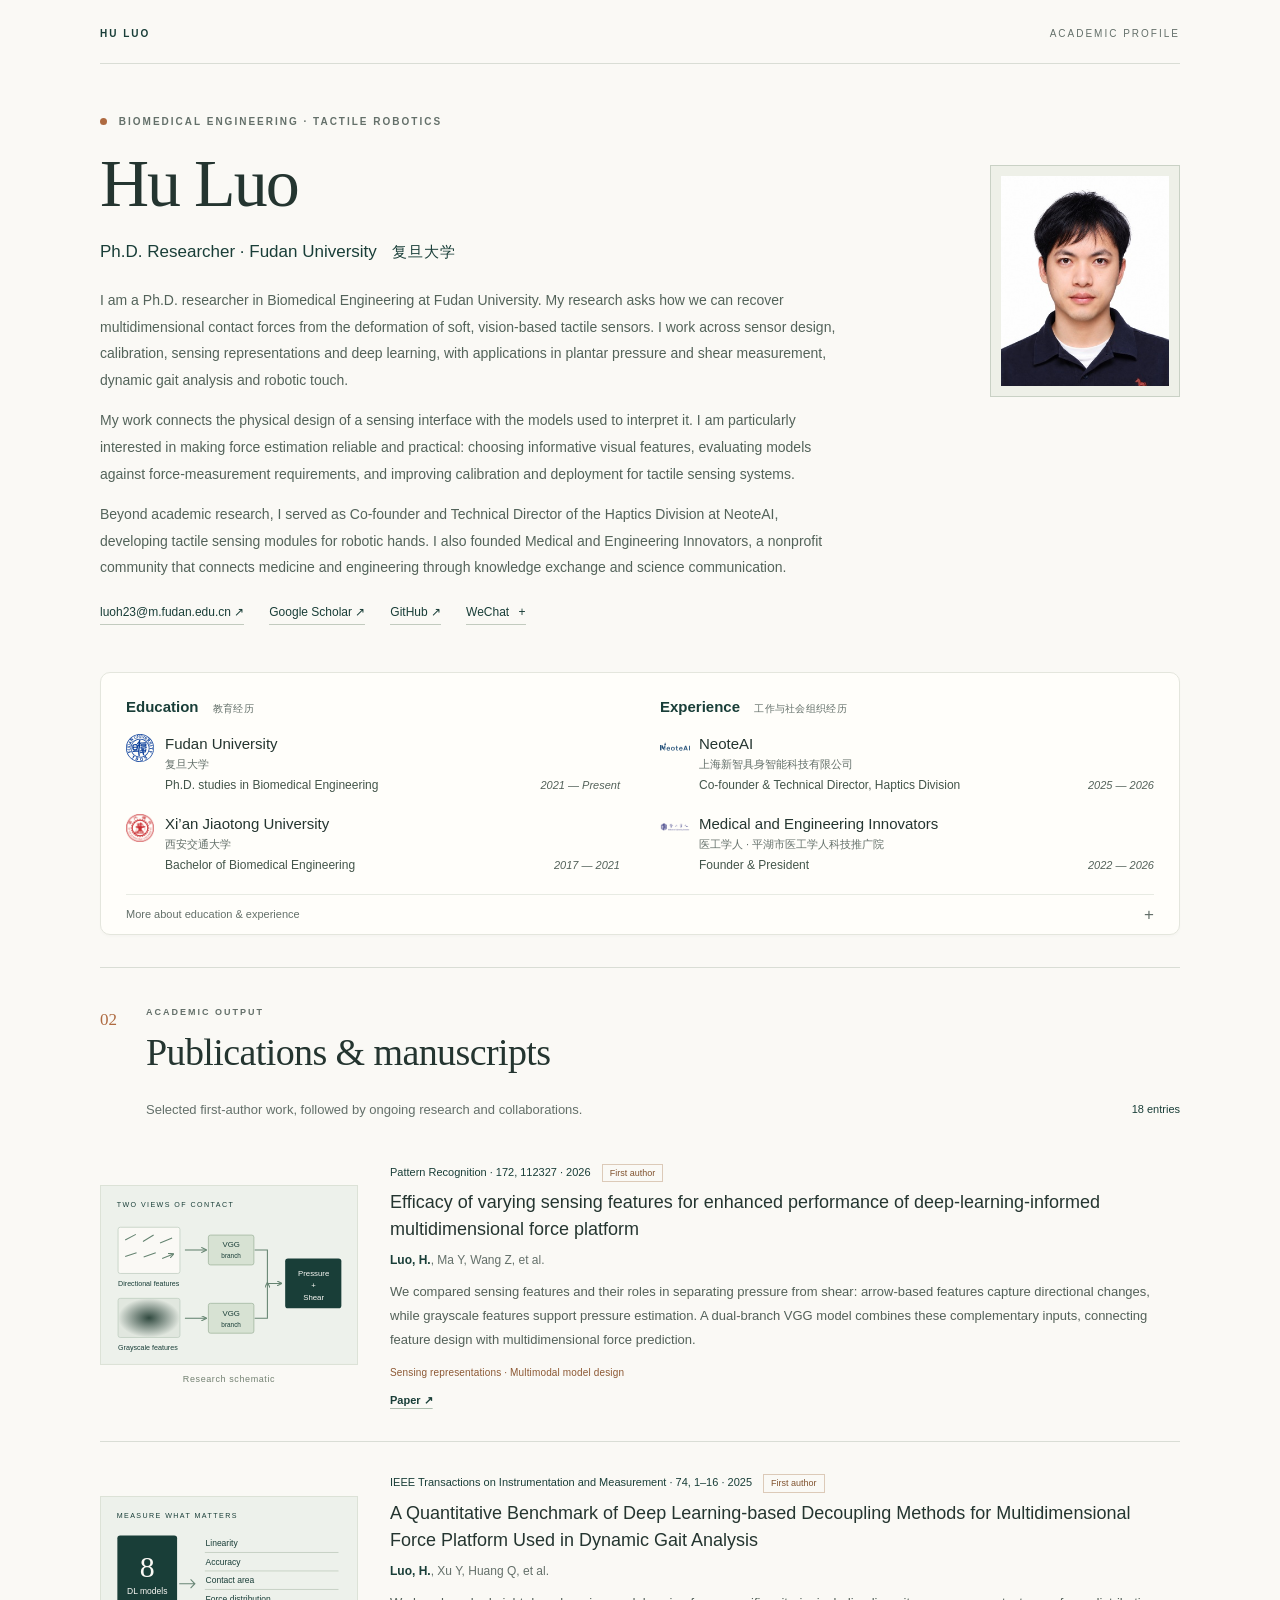
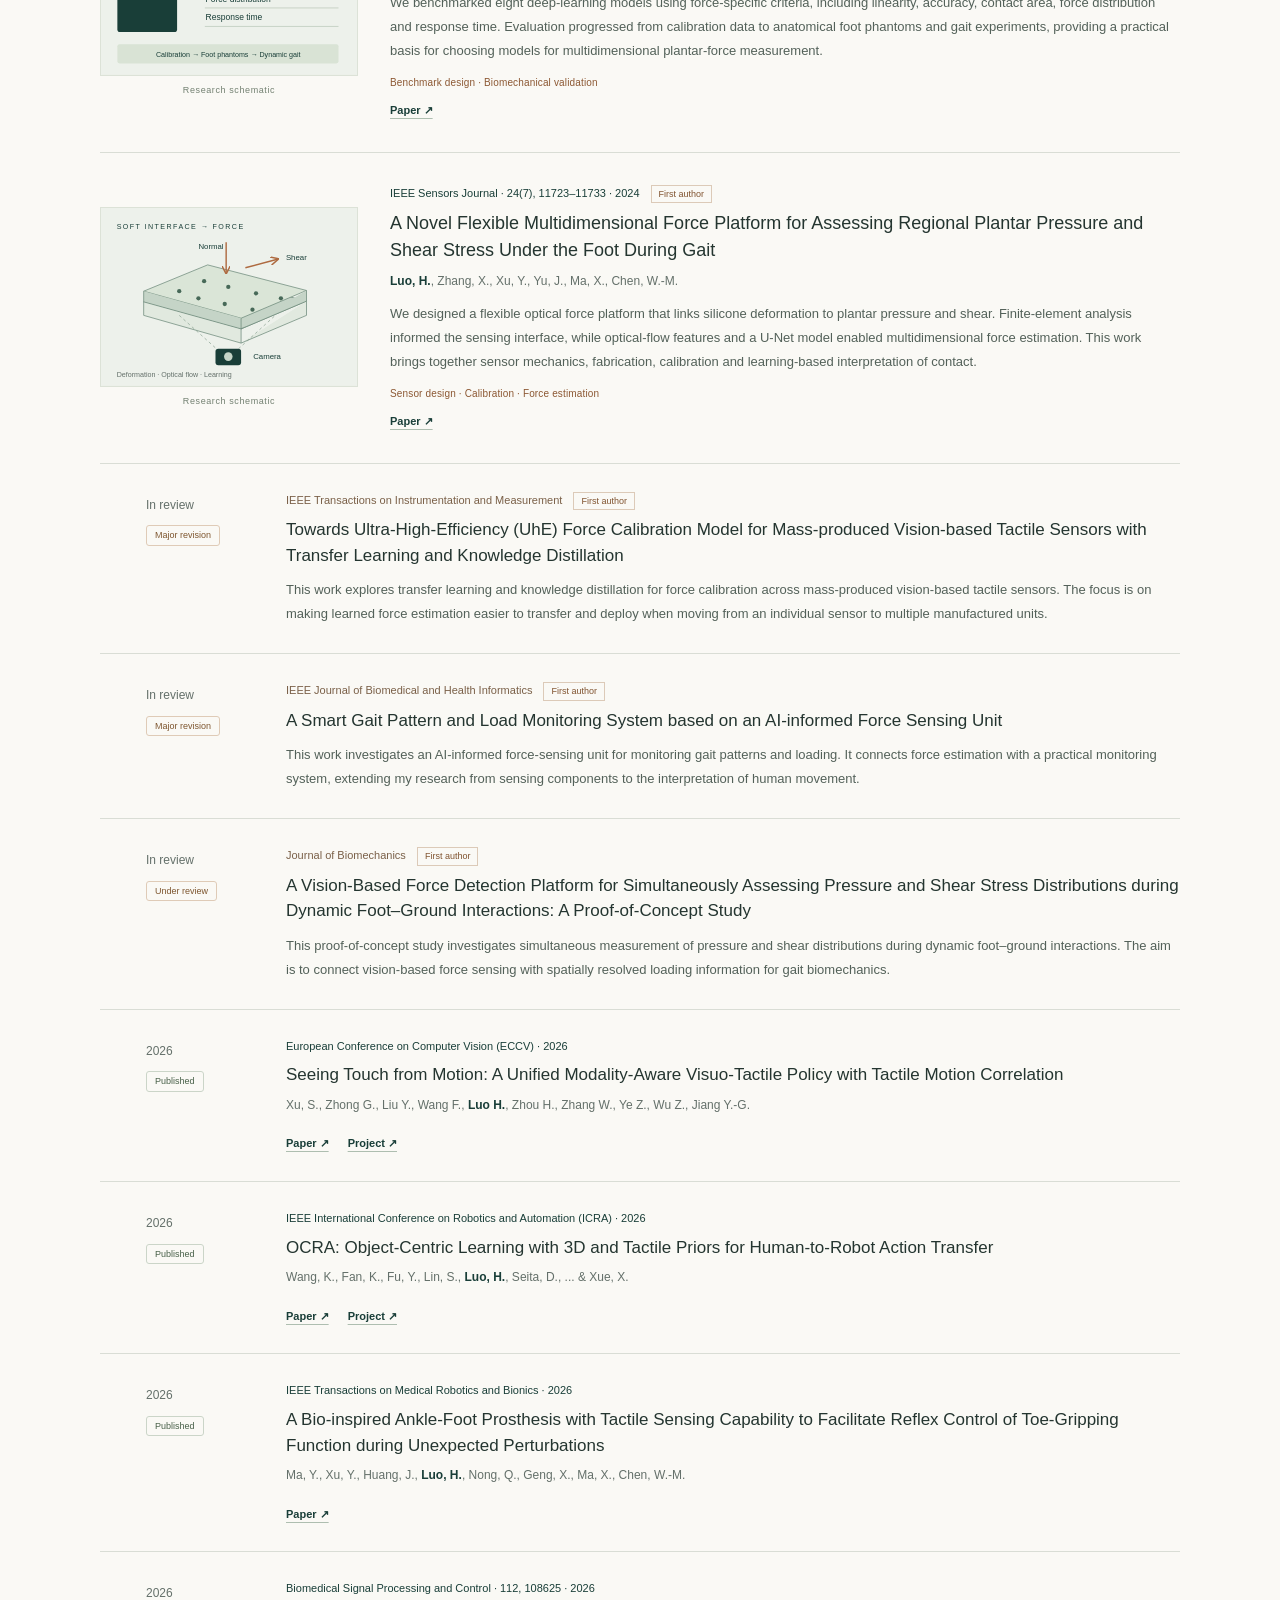
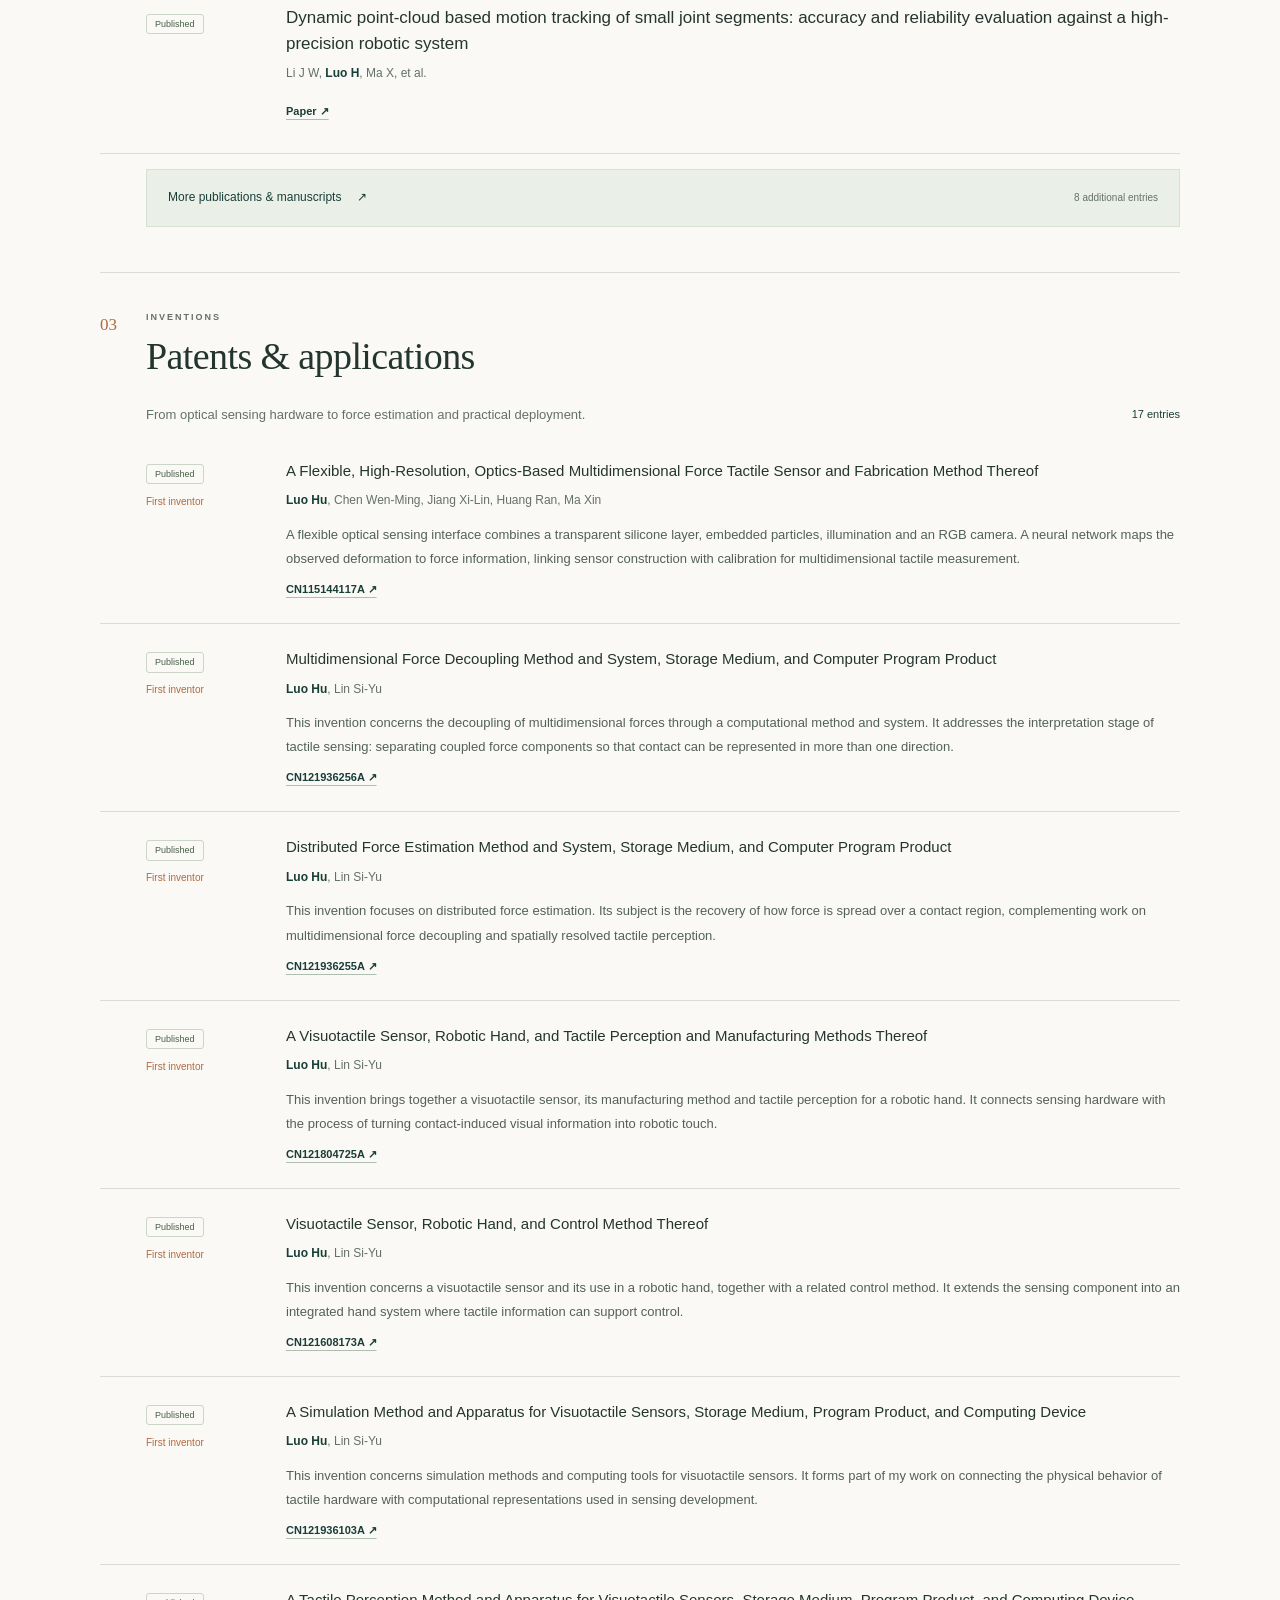
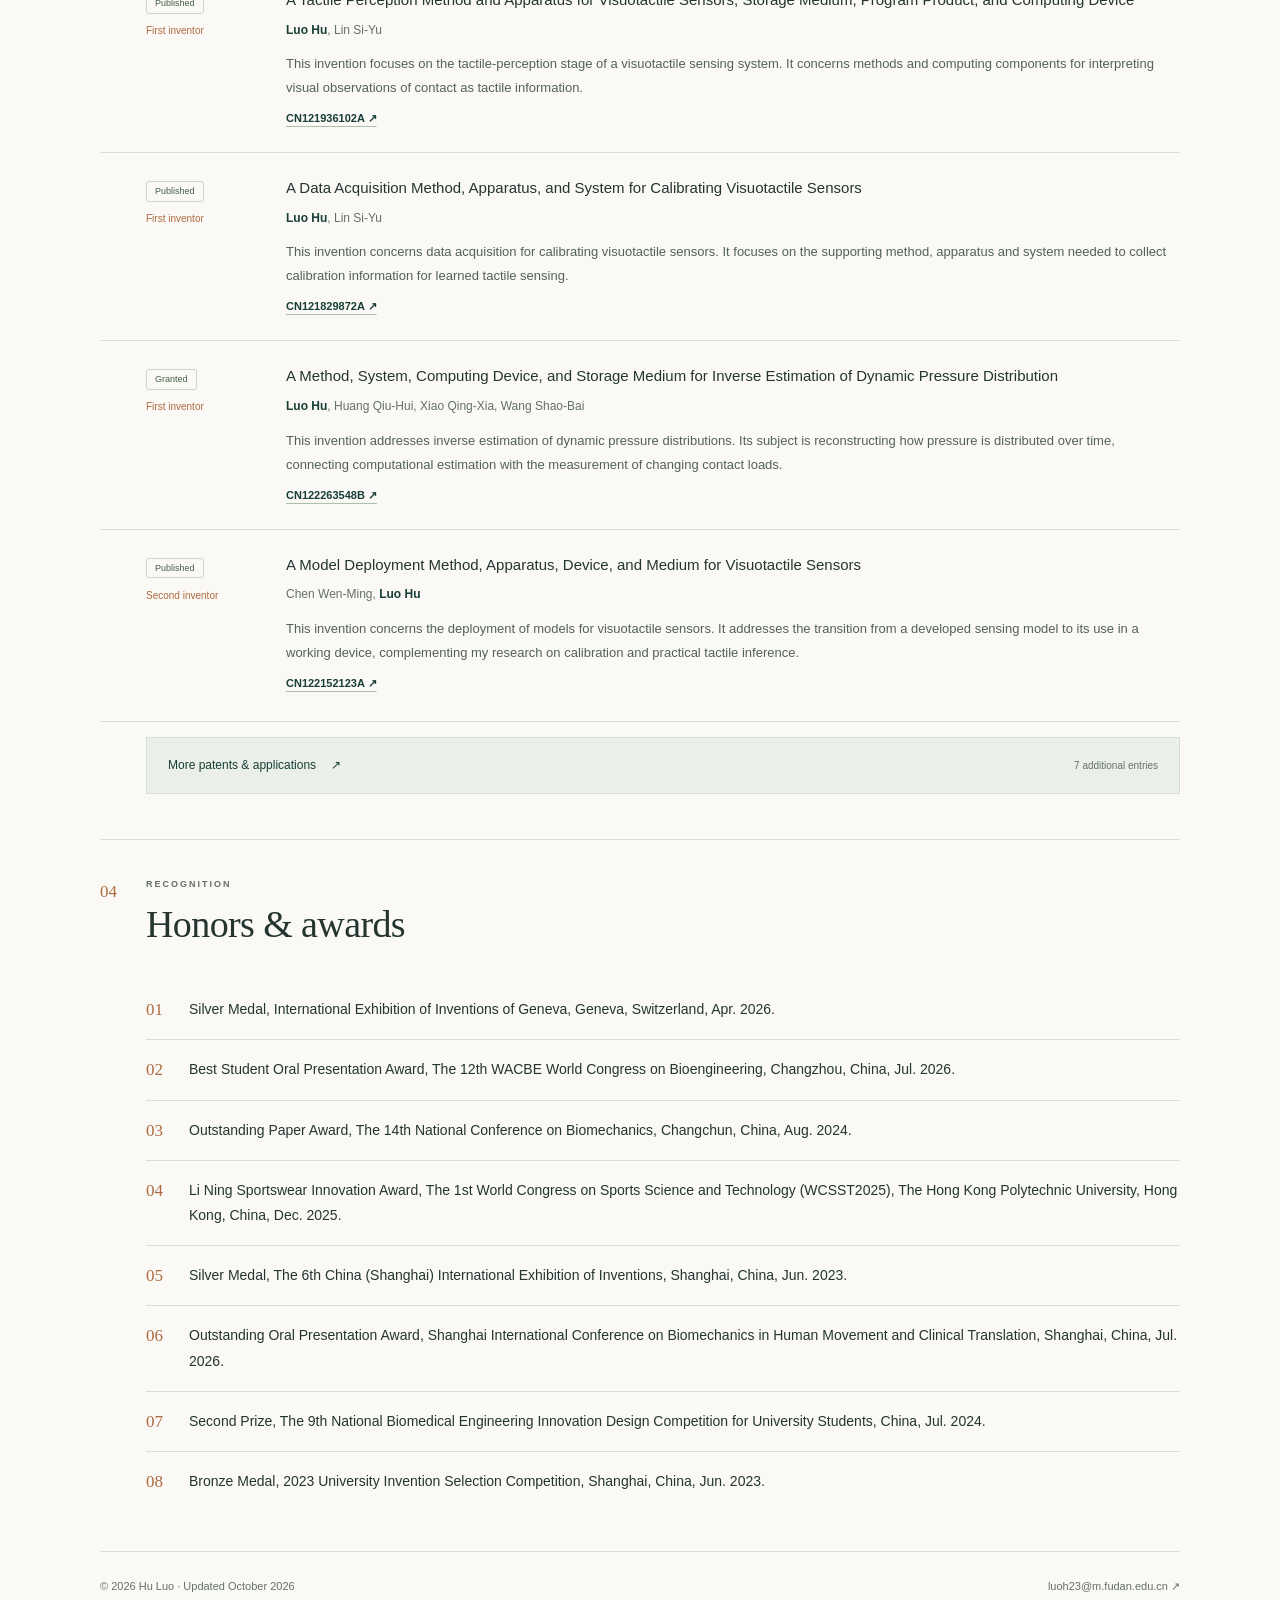
<file: site/index.html>
<!doctype html><html lang="en"><head><meta charset="utf-8"><meta name="viewport" content="width=1200"><title>Hu Luo | Academic CV</title><meta name="description" content="Hu Luo — Biomedical engineering researcher at Fudan University. Education, professional experience, research, publications, patents and awards."><meta name="theme-color" content="#193e38"><meta property="og:title" content="Hu Luo | Academic CV"><meta property="og:description" content="Hu Luo — Biomedical engineering researcher at Fudan University. Education, professional experience, research, publications, patents and awards."><meta property="og:type" content="profile"><link rel="icon" href="assets/favicon.svg" type="image/svg+xml"><link rel="stylesheet" href="assets/style.css"></head><body><a class="skip" href="#main">Skip to content</a><div class="page-top"><span>HU LUO</span><span>ACADEMIC PROFILE</span></div><main id="main"><section class="hero"><div class="hero-copy"><p class="eyebrow"><span class="dot"></span> BIOMEDICAL ENGINEERING · TACTILE ROBOTICS</p><h1>Hu Luo</h1><p class="affiliation">Ph.D. Researcher · Fudan University <span lang="zh-CN">复旦大学</span></p><p class="hero-bio">I am a Ph.D. researcher in Biomedical Engineering at Fudan University. My research asks how we can recover multidimensional contact forces from the deformation of soft, vision-based tactile sensors. I work across sensor design, calibration, sensing representations and deep learning, with applications in plantar pressure and shear measurement, dynamic gait analysis and robotic touch.</p><p class="hero-bio">My work connects the physical design of a sensing interface with the models used to interpret it. I am particularly interested in making force estimation reliable and practical: choosing informative visual features, evaluating models against force-measurement requirements, and improving calibration and deployment for tactile sensing systems.</p><p class="hero-bio">Beyond academic research, I served as Co-founder and Technical Director of the Haptics Division at NeoteAI, developing tactile sensing modules for robotic hands. I also founded Medical and Engineering Innovators, a nonprofit community that connects medicine and engineering through knowledge exchange and science communication.</p><div class="contact-links"><a class="" href="mailto:luoh23@m.fudan.edu.cn">luoh23@m.fudan.edu.cn ↗</a><a class="" href="https://scholar.google.com/citations?user=aoawPFcAAAAJ">Google Scholar ↗</a><a class="" href="https://github.com/HuLUO-hub">GitHub ↗</a><details class="wechat"><summary>WeChat <span aria-hidden="true">+</span></summary><div class="wechat-card"><span>WeChat ID</span><strong>18995477896</strong></div></details></div></div><figure class="portrait"><div class="portrait-frame"><img src="assets/portrait.jpg" alt="Portrait of Hu Luo" width="300" height="375"></div></figure></section><section class="background-section" id="experience" aria-label="Education and experience"><div class="background-card"><div class="background-columns"><div class="background-column"><h2>Education <span lang="zh-CN">教育经历</span></h2><article class="background-entry"><a class="compact-logo seal" href="https://www.fudan.edu.cn/" aria-label="Fudan University official website"><svg role="img" aria-label="Fudan University logo" version="1.1" id="图层_1" xmlns="http://www.w3.org/2000/svg" xmlns:xlink="http://www.w3.org/1999/xlink" x="0px" y="0px"
	 viewBox="0 0 539 538" style="enable-background:new 0 0 539 538;" xml:space="preserve">
<style type="text/css">
	.fudan-seal-blue{fill:#0E419C;}
</style>
<g>
	<path class="fudan-seal-blue" d="M0,288c0-12,0-24,0-36c0.26-0.93,0.63-1.84,0.78-2.79c2.65-16.73,4.06-33.77,8.13-50.14
		C22.89,142.84,54.39,97.52,98.34,60.48c37.31-31.45,80.16-50.69,128.5-57.54C234.87,1.8,242.95,0.97,251,0c12.33,0,24.67,0,37,0
		c9.02,1.11,18.08,1.95,27.05,3.36c61.06,9.62,111.8,38.36,153.44,83.57c35.76,38.82,58.8,83.97,66.7,136.45
		c1.38,9.19,2.54,18.41,3.8,27.62c0,12,0,24,0,36c-0.33,1.94-0.82,3.88-0.96,5.83c-1.57,22.53-6.19,44.43-13.44,65.78
		c-14.65,43.1-40.12,79.05-73.38,109.64c-38.05,34.99-82.29,57.77-133.64,65.91c-8.84,1.4-17.72,2.56-26.57,3.84c-15,0-30,0-45,0
		c-1.43-0.32-2.85-0.82-4.3-0.95c-20.62-1.9-40.75-6.13-60.38-12.72C139.37,510.24,103.97,486,73.61,454.2
		C34.9,413.67,10.59,365.95,2.93,310.12C1.91,302.75,0.97,295.37,0,288z M271.05,526.35c139.78,2.08,260.09-117.47,256.42-263.2
		c-3.39-134.6-117.13-252.57-262.58-249.8c-132.53,2.52-251,112.71-251.14,256.81C13.62,412.93,132.14,528.9,271.05,526.35z"/>
	<path class="fudan-seal-blue" d="M269.43,89.77c99.44-3.13,183.22,81.43,182.96,181.83c-0.26,99.4-83.48,181.26-181.85,181
		C168.8,452.33,88.35,368.94,88.62,270.84C88.9,168.52,174.63,85.89,269.43,89.77z M272.24,103.65
		c-92.64-2.09-168.68,74.6-169.47,165.77c-0.79,91.66,73.88,169.48,167.78,169.37c94.56-0.11,169.13-78.8,167.64-170.51
		C436.65,174.13,357.75,102.38,272.24,103.65z"/>
	<path class="fudan-seal-blue" d="M215.28,489.81c-3.39-0.64-6.84-1.1-10.17-1.96c-5.59-1.46-10.49-4.02-13.85-9.07
		c-5.98-9.01-4.21-21.74,4.61-28.07c6.56-4.71,14.12-3.13,21.19-1.26c14.36,3.8,20.03,14.25,16.54,30.15
		c-1.13,5.17-2.77,10.27-4.65,15.23c-3.35,8.84-13.87,15.52-23.25,15.15c-12.13-0.47-21.93-7.23-25-17.28
		c-0.29-0.94-0.9-2.13-0.58-2.86c1.32-3.02,2.93-5.91,4.44-8.85c2.03,1.9,4.78,3.43,5.96,5.76c4.64,9.18,10.64,13.06,18.18,10.27
		c2.79-1.03,5.02-3.61,7.5-5.48C215.89,490.96,215.59,490.38,215.28,489.81z M212.5,477.11c5.93,0.01,10.26-3.45,10.43-8.33
		c0.13-3.86-8.35-10.37-13.7-10.52c-4.04-0.11-8.42,4.76-8.5,9.44C200.64,473.07,205.67,477.1,212.5,477.11z"/>
	<path class="fudan-seal-blue" d="M325.23,492.88c0.3,15.12-9.03,27.28-21.46,26.85c-16.28-0.57-25.65-6.72-28.84-22.73
		c-1.72-8.64-3.4-17.39,0.04-26.07c3.23-8.15,8.59-13.8,17.73-14.85c10.16-1.16,19.19,0.09,24.95,10.24
		C322.39,474.64,325.06,483.36,325.23,492.88z M286.57,486.54c0.88,3.53,1.57,8.18,3.23,12.44c2.31,5.92,6.66,8.6,11.32,8
		c5.1-0.66,10.18-5.48,10.7-11.1c0.77-8.16-1.2-15.92-5.59-22.83c-2.28-3.59-6.01-5.31-10.36-4.63c-4.54,0.71-6.78,4.01-7.79,8.12
		C287.38,479.43,287.17,482.44,286.57,486.54z"/>
	<path class="fudan-seal-blue" d="M363.62,471.45c-4.94-10.47-9.2-19.45-13.41-28.46c-1.29-2.76-0.94-4.71,2.23-6.32
		c8.3-4.21,16.42-8.76,24.55-13.28c4.05-2.25,7.11-0.79,9.51,2.46c2.54,3.45,1.66,6.78-1.65,9.11c-2.96,2.08-6.26,3.71-9.48,5.39
		c-3.37,1.76-6.83,3.34-10.63,5.18c1.08,2.93,2.09,5.67,3.45,9.37c3.39-2.4,6.49-4.2,9.12-6.53c9.45-8.33,22.58-6.32,28.95,4.59
		c5.44,9.33,4.59,21.45-2.03,28.95c-8.14,9.22-19.78,12.46-29.67,7.95c-3.31-1.51-7.74-2.82-6.07-8.12c1.46-4.65,4.8-5.87,10.6-4.23
		c8.43,2.38,12.29,0.94,17.18-6.4c2.85-4.29,2.01-9.74-2.1-13.47c-3.95-3.59-7.08-3.25-11.89,0.45
		C376.54,462.51,370.51,466.54,363.62,471.45z"/>
	<path class="fudan-seal-blue" d="M97.17,110.36c2.96,2.59,5.95,5.15,8.87,7.78c2.97,2.67,6.01,5.28,8.78,8.15c4.69,4.86,9.23,9.86,17.96,8.05
		c-2.56,7.62-7.65,11.19-12.97,14.44c-0.58,0.35-2.71-0.59-3.11-1.42c-4.92-10.09-14.54-15.83-21.89-23.63
		c-4.45-4.73-8.68-10.29-16.17-10.82c-0.92-0.06-1.75-1.33-3.21-2.53c4.4-4.69,8.46-9.26,12.87-13.48c0.79-0.76,3.08-0.35,4.53,0.04
		c11.01,3,21.99,6.14,33.32,8.64c-7.28-6.01-10.49-17.06-22.79-16.71c-4.13,0.12-3.11-4.2-1.64-5.98c2.55-3.1,6.02-5.44,8.84-7.87
		c12.5,13.91,24.46,27.06,36.16,40.44c1.28,1.47,1.11,4.21,1.61,6.36c-2.11,0.11-4.38,0.78-6.3,0.23
		c-14.05-4.04-28.03-8.33-42.03-12.52c-0.6-0.18-1.25-0.21-1.87-0.31C97.81,109.61,97.49,109.98,97.17,110.36z"/>
	<path class="fudan-seal-blue" d="M432.41,83.18c10.41,9.47,21.63,16.5,27.76,28.33c1.92,3.7,2.82,8.75,2.12,12.82
		c-1.41,8.1-9.01,11.98-17.67,10.21c-6.9-1.41-7.07-1.45-8.73,5.38c-1.17,4.82-2.04,9.73-2.59,14.66c-0.33,2.91-1.71,3.64-4.23,3.56
		c-7-0.22-11.25-7.74-7.91-14.19c1.6-3.09,3.52-6.02,5.07-9.14c2.36-4.75,2.02-9.3-2.06-14.02c-5.06,3.96-11.11,6.74-12.35,14.24
		c-0.24,1.43-1.29,3.19-2.49,3.83c-0.7,0.38-2.71-0.88-3.64-1.87c-3.08-3.26-6.17-6.56-8.82-10.16c-2.5-3.4-1.26-5.9,2.86-5.72
		c4.15,0.18,6.82-1.67,9.45-4.49c5.21-5.6,10.52-11.13,16.06-16.4c3.69-3.5,6.22-7.26,6.06-12.54
		C431.25,86.6,431.81,85.49,432.41,83.18z M452.11,115.75c-0.06-3.79-7.13-11.76-10.43-11.75c-2.93,0-11.06,8.46-10.91,11.35
		c0.23,4.31,6.57,10.05,11.02,9.98C447.17,125.23,452.19,120.57,452.11,115.75z"/>
	<path class="fudan-seal-blue" d="M472.4,172.73c0.68,6.53,1.34,11.49,1.69,16.46c0.61,8.45-4.08,13.83-12.63,14.77
		c-12.75,1.41-22.75-6.22-25.29-19.51c-0.59-3.08-0.87-6.29-0.73-9.42c0.14-3.1-0.05-5.14-3.63-6.37c-3.21-1.1-3.12-3.88-0.24-5.58
		c4.28-2.53,8.72-4.9,13.32-6.76c1.55-0.63,3.81,0.47,5.75,0.78c-0.47,1.76-0.36,4.15-1.49,5.19c-7.04,6.49-5.86,14.29-4.01,22.24
		c0.29,1.25,0.88,2.84,1.85,3.45c2.76,1.74,5.99,4.55,8.67,4.2c4.3-0.57,5.34-5.04,5.01-9.11c-0.47-5.96-1.55-11.89-1.82-17.86
		c-0.31-6.82,1.36-12.83,8.35-16.15c11.6-5.52,23.85,1.47,26.67,15.33c1.28,6.31,2.87,12.57,3.91,18.93
		c0.25,1.53-0.69,4.07-1.91,4.86c-2.72,1.78-5.91,2.93-9.03,3.96c-1.2,0.39-2.74-0.24-4.12-0.41c0.25-1.41,0.03-3.24,0.83-4.17
		c7.53-8.77,4.27-17.7,0.64-26.65c-1.24-3.06-3.68-5.47-6.85-4.3c-1.87,0.69-3.61,3.6-4.1,5.8
		C472.39,166.24,472.55,170.3,472.4,172.73z"/>
	<path class="fudan-seal-blue" d="M21.15,240.62c1.44-10.76,2.69-22.45,4.68-34c1.13-6.57,5.66-9.75,12.84-10.49
		c11.98-1.24,23.53,1.14,34.77,4.89c7.61,2.54,12.79,10.19,12.02,18.83c-0.78,8.7-2.94,17.3-4.76,25.88
		c-0.39,1.83-1.87,3.44-2.36,4.29c-9.75-2.09-18.83-4.38-28.03-5.9C41.04,242.59,31.66,241.85,21.15,240.62z M74.57,236.99
		c0.89-3.2,1.84-5.85,2.35-8.59c1.69-9.07-0.18-13.58-8.7-17.06c-5.88-2.4-12.37-3.58-18.7-4.56c-12.81-1.97-15.21-0.06-17.71,12.83
		c-0.53,2.72-0.76,5.49-1.2,8.76C45.39,231.27,59.67,234.07,74.57,236.99z"/>
	<path class="fudan-seal-blue" d="M225.73,35.56c0.87,8.19,1.89,16.37,2.57,24.57c0.52,6.27,1.69,12.15,7.45,16.15
		c-5.03,4.76-10.56,4.82-15.99,4.6c-0.79-0.03-2.4-2.98-2.05-4.05c3.43-10.39,0.01-20.48-1.21-30.6c-0.89-7.38-3.06-14.6-4.76-22.36
		c8.4-4.68,14.6-3.75,21.31,4.56c4.49,5.56,8.49,11.52,12.89,17.15c2,2.56,4.44,4.78,7.74,6.68c-0.77-7.82-1.14-15.72-2.52-23.43
		c-0.48-2.71-3.43-4.99-5.56-7.89c4.57-5.32,10.83-2.87,17.18-2.89c-6.63,12.36-1.33,24.73-1.38,36.96
		c-0.02,5.15,0.77,10.3,0.69,15.44c-0.03,1.8-1.6,3.57-2.46,5.35c-1.55-0.95-3.61-1.53-4.57-2.89
		c-7.7-10.86-15.17-21.88-22.79-32.79c-1.35-1.94-3.08-3.61-4.64-5.41C226.99,35,226.36,35.28,225.73,35.56z"/>
	<path class="fudan-seal-blue" d="M351.78,94.61c12.25-11.86,20.79-25.17,27.34-39.8c1.94-4.34,2.92-5.04,6.82-2.56
		c9.55,6.08,19.11,12.12,28.58,18.33c5.84,3.83,5.33,9.1-1.41,12.77c-3.14-9.25-11.4-12.84-19.01-17.25
		c-2.26-1.31-3.63-1.14-5.56,0.72c-8.98,8.64-8.89,10.44,2.08,16.34c2.21,1.19,4.96,1.52,7.51,1.86c2.24,0.3,4.55,0.06,6.83,0.06
		c-0.07,7.41-4.1,13.09-10.51,15.13c-2.31-6.83-6.94-11.72-13.55-14.37c-1.6-0.64-4.72-0.04-5.87,1.19
		c-8.41,9.01-7.97,11.41,1.86,18.71c4.95,3.68,9.89,6.13,16.1,3.47c0.59-0.25,1.31-0.24,1.97-0.24c0.47,0,0.93,0.19,1.37,0.29
		c1.31,7-4.07,12-10.47,9.48c-3.52-1.39-6.78-3.54-9.95-5.66c-6.36-4.26-12.66-8.63-18.82-13.17
		C354.94,98.34,353.26,96.12,351.78,94.61z"/>
	<path class="fudan-seal-blue" d="M50.37,324.78c4.12-6.32,8.01-7.73,14.95-6.41c1.22,6.67,2.34,12.87,3.51,19.06c0.62,3.3,2.96,4.6,5.84,3.54
		c5.94-2.17,13.65-1.16,16.75-8.93c0.21-0.53,3.64-0.66,3.89-0.15c2.7,5.57,5.06,11.3,8.12,18.37c-12.18-2.89-20.75,2.87-29.89,5.75
		c-9.22,2.9-19.47,3.85-26.92,12.77c-2.07-2.93-4.35-5.2-5.47-7.94c-3.78-9.21-7.35-18.53-10.59-27.94
		c-1.39-4.04-2.35-8.38,3.5-10.62c5.13-1.97,7.87-0.71,6.62,4.57c-1.85,7.8,1.33,13.96,4.48,20.38c0.22,0.45,0.35,1.01,0.7,1.31
		c4.52,3.84,8.21-0.54,12.15-1.51c2.28-0.56,6.07-1,4.52-5.45C60.13,334.73,58.82,327.19,50.37,324.78z"/>
	<path class="fudan-seal-blue" d="M25.13,293.61c15.48-0.9,29.91-1.89,44.37-2.5c4.93-0.21,7.83-2.39,7.8-7.05c-0.02-4.03-0.82-8.22-2.23-11.99
		c-0.58-1.56-3.63-3.15-5.54-3.13c-11.81,0.1-23.63,0.53-35.42,1.21c-1.49,0.09-2.77,2.39-4.29,3.46c-1.41,0.99-3.16,2.53-4.47,2.29
		c-1.16-0.22-2.46-2.46-2.76-3.99c-0.93-4.74-1.31-9.56,1.8-14.19c8.26,5.75,17.37,2.81,26.16,2.84c5.99,0.02,11.98-0.49,17.96-0.37
		c8.41,0.16,13.84,4.04,15.13,12.38c1.05,6.76,0.73,13.89-0.07,20.73c-0.61,5.19-4.39,8.31-10.03,8.75
		c-10.78,0.83-21.56,1.69-32.31,2.87c-3.54,0.39-7.07,1.53-10.42,2.8c-3.46,1.31-5.57,1.01-5.68-3.14
		C25.05,300.96,25.13,297.34,25.13,293.61z"/>
	<path class="fudan-seal-blue" d="M108.16,166.13c-1.51-0.93-2.46-1.6-3.47-2.14c-8.4-4.53-9.97-4.17-15.33,3.45
		c-5.99,8.51-4.34,13.44,5.65,17.04c1.23,0.44,2.42,1.01,4.52,1.89c-3.7,5.33-7.17,10.32-10.46,15.06
		c-1.53-0.59-1.95-0.62-2.11-0.84C75.41,184.28,63.84,168,52.4,151.63c-0.97-1.39-2.01-4.27-1.39-4.93
		c1.36-1.46,3.95-2.96,5.72-2.65c12.6,2.22,25.12,4.96,37.69,7.38c4.72,0.91,9.55,1.29,14.28,2.16c5.92,1.08,6.56,2.7,3.25,7.5
		C110.83,162.72,109.58,164.25,108.16,166.13z M78.88,158.14c-3.57-0.91-6.54-1.67-9.52-2.43c-0.2,0.31-0.39,0.62-0.59,0.94
		c2,2.24,3.99,4.47,6.18,6.93c0.92-1.1,1.47-1.68,1.94-2.33C77.46,160.43,77.96,159.58,78.88,158.14z"/>
	<path class="fudan-seal-blue" d="M510.07,322.22c-1.7,6.89-3.41,13.78-5.38,21.75c-9.82-8.65-17.61-0.34-26.14-0.01
		c5.26,6.05,9.42,12.77,17.43,15.27c1.26,0.39,2.73,2.38,2.86,3.76c0.54,5.41-0.75,10.18-5.32,12.39
		c-8.26-9.05-15.62-18.35-24.31-26.19c-5.85-5.28-13.44-8.61-21.96-4.12c-4,2.1-5.89,0.7-5.04-3.65c1.11-5.7,2.58-11.34,4.3-16.89
		c0.45-1.45,2.21-2.82,3.7-3.46c0.6-0.26,2.34,1.37,3.12,2.46c1.46,2.05,2.16,5.69,3.94,6.26c5.27,1.67,10.96,3.15,16.39,2.86
		c6.73-0.35,13.49-2.11,19.98-4.08c5.12-1.56,9.85-4.38,14.75-6.63C508.96,322.01,509.51,322.12,510.07,322.22z"/>
	<path class="fudan-seal-blue" d="M507.56,288.29c-13.76-0.47-27.52-1.04-41.29-1.25c-1.45-0.02-2.88,2.16-4.41,3.19
		c-1.55,1.04-3.43,2.9-4.76,2.6c-1.26-0.29-2.78-2.88-2.81-4.49c-0.12-5.62,0.21-11.26,0.7-16.87c0.14-1.6,1.38-3.11,2.54-5.55
		c8.22,10.06,19.25,7.09,29.18,8.42c4.61,0.62,9.3,1.4,13.9,1.15c2.6-0.15,6.11-1.64,7.32-3.66c0.96-1.6-0.4-5.26-1.74-7.38
		c-1.14-1.82-3.69-2.74-5.62-4.06c0.29-0.68,0.58-1.36,0.87-2.04c2.11-1.07,4.11-2.55,6.34-3.12c6.39-1.63,8.65,0.14,8.39,6.66
		c-0.48,12.48-1.33,24.94-1.78,37.42c-0.19,5.16-3.35,6.51-7.51,6.59c-1.46,0.03-3.54-0.74-4.21-1.83
		c-0.52-0.84,0.59-2.83,1.22-4.19c1.5-3.22,3.16-6.37,4.75-9.55C508.29,289.63,507.92,288.96,507.56,288.29z"/>
	<path class="fudan-seal-blue" d="M139.41,435.71c-2.81-2.63-5.25-4.88-7.66-7.15c-2.89-2.72-1.73-5.39,0.18-7.99c1.83-2.5,4.07-3.33,6.84-1.37
		c4.51,3.18,8.83,1.58,13.19-0.44c5-2.31,7.41-1.34,11.91,3.43c3.44,3.64,0.62,6.21-1.15,8.69c-9.86,13.83-19.96,27.49-29.86,41.3
		c-2.47,3.45-4.95,4.54-8.69,1.83c-5.53-4.01-6.75-6.77-3.9-10.94C126.47,454.02,132.85,445.08,139.41,435.71z"/>
	<path class="fudan-seal-blue" d="M147.71,47.92c6.52-2.24,12.53-4.31,18.45-6.34c0.55,1.22,0.87,1.6,0.78,1.77
		c-3.71,6.87-1.27,13.07,1.79,19.37c2.83,5.82,5.09,11.93,7.89,17.77c3.56,7.46,7.3,8.8,14.84,5.77c8.66-3.48,9.88-6.07,6.61-14.75
		c-2.81-7.46-5.46-15.01-8.79-22.24c-2.22-4.82-5.5-9.16-8.62-14.23c2.91-3.75,7.54-4.39,13.27-3.8c-2.29,8.7,2.41,15.61,4.85,23.06
		c2.32,7.1,4.89,14.13,6.79,21.34c2.18,8.29-0.45,12.93-8.29,16.19c-0.61,0.25-1.23,0.49-1.85,0.74
		c-15.1,6.14-24.88,3.85-30.68-13.19c-1.5-4.4-3.54-8.6-5.27-12.92c-2.1-5.24-3.82-10.66-8.91-14.07
		C149.46,51.64,148.98,49.97,147.71,47.92z"/>
	<path class="fudan-seal-blue" d="M316.81,24.11c6.26,1.61,11.39,2.81,16.43,4.27c3.29,0.95,3.73,3.63,1.77,5.81c-3.42,3.81-3.05,8.2-3.02,12.66
		c0.03,5.33-0.16,10.66,0.08,15.98c0.11,2.3,1.05,4.57,1.61,6.85c0.5,0.11,1,0.22,1.5,0.32c3.9-5.1,7.83-10.18,11.68-15.31
		c3.87-5.16,8.27-10.11,7.04-17.57c6.41-0.66,11.53,0.36,15.85,5.51c-13.02,8.32-19.51,21.69-28.68,32.77
		c-2.33,2.82-4.49,5.81-7.08,8.38c-1.27,1.27-3.47,2.63-5,2.39c-2.86-0.45-5.34-1.83-5.62-5.73c-0.91-12.27-2.08-24.53-3.41-36.76
		C319.3,37.64,318.04,31.66,316.81,24.11z"/>
	<path class="fudan-seal-blue" d="M507.42,207.87c0.44,0.6,2.02,1.89,2.42,3.48c1.59,6.26,2.93,12.6,4.06,18.96c0.23,1.29-0.84,2.82-1.31,4.23
		c-1.34-0.57-3.18-0.76-3.94-1.77c-2.06-2.74-4.35-3.65-7.74-2.98c-11.88,2.33-23.8,4.45-35.71,6.65c-3.21,0.59-5.28,1.94-5.69,5.7
		c-0.19,1.75-2.27,3.29-3.49,4.93c-1.31-1.54-3.34-2.9-3.79-4.66c-1.72-6.73-3.25-13.55-4.14-20.42c-0.28-2.11,1.7-4.52,2.64-6.8
		c1.77,1.45,4.19,2.56,5.17,4.42c1.69,3.21,3.63,4.14,7.14,3.47c11.73-2.23,23.63-3.73,35.2-6.58
		C501.57,215.68,504.01,211.22,507.42,207.87z"/>
	<path class="fudan-seal-blue" d="M295.53,77.85c-6.66-0.81-12.09-1.23-17.43-2.2c-3.51-0.64-4.57-3.33-1.77-5.7c4.1-3.48,4.18-8.09,4.65-12.64
		c0.92-8.93,1.8-17.87,2.35-26.83c0.13-2.08-0.81-4.43-1.85-6.34c-2.4-4.4-1.63-6.29,3.44-6.01c4.43,0.24,8.89,1.08,13.18,2.25
		c3.65,0.99,4.3,4.19,1.17,6.24c-3.32,2.18-3.82,5.19-4.23,8.48c-1.03,8.25-2.31,16.48-2.86,24.76c-0.25,3.79,0.92,7.68,1.58,11.51
		C294.08,73.11,294.69,74.8,295.53,77.85z"/>
	<path class="fudan-seal-blue" d="M233.9,340.73c-32.86,1.23-65.28-0.46-97.05,6.96c-3.99,0.93-7.17-0.05-8.66-3.8
		c-2.01-5.07-3.59-10.32-4.94-15.6c-0.24-0.96,1.3-3.21,2.41-3.54c6.01-1.79,12.07-4.01,18.24-4.51c18.9-1.53,37.85-2.57,56.8-3.35
		c11.26-0.46,22.56-0.09,34.38-0.09c0.55-32.14,3.29-62.85,17.19-91.52c-0.67-0.3-1.33-0.6-2-0.9c-1.87,2.14-4.24,4.02-5.51,6.46
		c-5.38,10.3-10.83,20.61-15.41,31.28c-1.9,4.43-1.78,9.76-2.35,14.71c-2.44,21.27-12.49,32.78-33.65,36.05
		c-11.44,1.77-23.26,2.39-34.81,1.74c-18.19-1.03-34.34-17.53-37.12-37.06c-3.11-21.82-2.23-43.47,4.51-64.69
		c1.7-5.34,4.44-9.5,9.42-12.3c24.78-13.93,50.1-14.03,75.73-2.84c7.63,3.33,9.28,10.8,10.79,18.07c0.36,1.76,0.56,3.55,0.77,4.96
		c9.53-12.2,19.05-24.36,28.67-36.67c-1.76-3.26-3.76-2.73-6.19-0.59c-6.09,5.35-12.85,9.37-20.99,10.91
		c-5.08,0.96-8.79-0.76-11.59-4.85c-2.78-4.05-1.28-7.55,1.57-10.83c6.23-7.17,12.32-14.45,18.7-21.48
		c9.04-9.98,13.18-22.11,16.36-34.84c0.79-3.18,2.76-6.5,5.13-8.75c4.44-4.21,12.34-4.9,16.75-1.81c5.2,3.64,7.73,8.97,6.23,15.21
		c-1.82,7.57-4.49,14.92-6.66,22.41c-0.73,2.51-1.71,5.23-1.39,7.7c0.7,5.34,4.02,7.22,10.57,6.78c27.57-1.88,55.13-3.94,82.72-5.56
		c6.94-0.41,13.99,0.2,20.92,0.95c8.03,0.87,14.05,7.96,13.69,15.26c-0.29,5.96-3.9,9.85-9.84,9.54
		c-11.96-0.62-23.9-2.36-35.85-2.43c-18.11-0.11-36.27,0.24-54.33,1.58c-7.06,0.52-14.09,3.78-20.77,6.64
		c-7.21,3.1-8.57,7.19-6.29,14.53c0.3,0.95,0.51,1.98,1.01,2.81c6.17,10.17,4.93,20.29,1.02,31.04
		c-11.27,31.03-13.02,63.34-11.55,95.98c0.81,18.13,1.45,36.27,2.46,54.38c0.41,7.3,1.69,14.54,2.46,21.82
		c0.29,2.8,0.61,5.69,0.27,8.45c-0.55,4.36-1.71,8.67-6.84,9.97c-6.17,1.56-11.35,0.26-14.04-4.72c-2.56-4.73-4.63-10.01-5.6-15.28
		c-3.83-20.84-5.38-41.91-5.15-63.11C234.13,344.34,233.99,342.88,233.9,340.73z M202.98,242.91c0-4.13,0.26-7.47-0.05-10.76
		c-1.02-11.01-5.65-15.7-16.55-16.94c-3.47-0.39-6.98-0.49-10.47-0.72c-21.17-1.39-33.33,9.98-32.14,31.02
		C163.3,244.65,182.84,243.8,202.98,242.91z M146.13,267.43c-0.64,12.02,6,21.59,17.14,23.58c6.6,1.18,13.5,1.22,20.24,0.98
		c14.56-0.52,23.22-12.23,20.09-26.99C184.23,260.64,165.2,264.94,146.13,267.43z"/>
	<path class="fudan-seal-blue" d="M339.21,305.5c8.37-0.7,15.54-0.89,22.55-2.08c2.8-0.47,5.44-2.87,7.76-4.86c2.38-2.03,4.03-4.93,6.46-6.89
		c3.25-2.63,6.9-4.89,11.39-2.42c3.96,2.18,7.34,7.71,6.09,12.24c-4.55,16.49-9.43,32.89-14.65,49.18
		c-0.52,1.63-4.19,3.06-6.47,3.16c-7.63,0.36-15.3-0.03-22.94,0.07c-7.84,0.1-8.13,0.51-6.39,7.97c2.43,10.35,5.22,20.63,7.34,31.04
		c0.88,4.32,0.65,8.92,0.51,13.38c-0.12,3.76-2.56,5.6-6.28,5.64c-6.73,0.06-11.21-3.51-14.48-9.02
		c-6.38-10.75-9.46-22.64-11.95-34.73c-2.14-10.41-3.12-11.09-13.29-7.53c-4.37,1.53-8.47,3.82-12.74,5.66
		c-3.35,1.45-6.7,2.97-10.17,4.06c-6.02,1.88-9.71,0.61-12.11-3.72c-2.82-5.08-2.36-11.15,2.05-14.55c3.34-2.57,7.37-4.57,11.4-5.85
		c9.92-3.16,20.02-5.76,30.21-8.63c0-3.78,0-8.15,0-13.92c-6.5,1.79-12.2,3.23-17.82,4.95c-5.87,1.8-11.61,4.03-17.49,5.79
		c-4.21,1.26-8.31,1.49-10.45-3.69c-2.16-5.24-0.8-10.98,3.49-13.75c7.77-5.02,16.74-4.91,25.47-5.96
		c5.58-0.67,11.13-1.76,16.62-3.01c1.15-0.26,1.95-2.06,2.91-3.15c-1.35-0.58-2.71-1.67-4.06-1.66c-4.98,0.05-9.97,0.76-14.94,0.64
		c-4.14-0.1-8.01-1.49-9.07-6.27c-1.19-5.33,1.92-9.05,8.02-9.41c14.78-0.88,29.58-1.61,44.37-2.39c0.66-0.04,1.34-0.09,2,0
		c2.27,0.32,4.53,0.7,6.8,1.06c-0.47,2.69-0.27,5.77-1.56,7.98C345.72,298.33,342.68,301.27,339.21,305.5z M339.21,336.82
		c6.35-0.55,12.18-0.77,17.88-1.74c1.79-0.31,4.01-2.38,4.65-4.14c1.07-2.96,1.03-6.33,1.59-10.53c-8.69,0.82-16.37,1.55-24.12,2.29
		C339.21,327.64,339.21,331.92,339.21,336.82z"/>
	<path class="fudan-seal-blue" d="M329.99,282.84c-10.47,0-20.95-0.2-31.42,0.06c-9.33,0.24-15.79-3.27-19.74-11.47
		c-4.3-8.93-3.07-16.24,3-23.47c6.15-7.32,14.29-9.39,23.12-9.8c18.61-0.85,37.23-1.86,55.84-1.98c8.91-0.06,17.85,1.56,26.73,2.82
		c2.28,0.32,4.85,1.69,6.42,3.38c6.43,6.94,7.9,15.4,4.98,24.12c-2.79,8.32-9.33,12.87-18.1,13.39
		c-16.93,1.02-33.87,1.74-50.81,2.58C330.01,282.61,330,282.73,329.99,282.84z M376.65,259c-0.2-0.63-0.41-1.26-0.61-1.9
		c-3.89-0.37-7.79-1.15-11.67-1.05c-19.96,0.52-39.91,1.17-59.86,2.04c-3.1,0.13-8.46-1.02-8.31,3.79c0.15,5.02,5.68,3.85,8.87,3.71
		c21.77-0.98,43.52-2.27,65.26-3.7C372.48,261.75,374.54,260.01,376.65,259z"/>
	<path class="fudan-seal-blue" d="M332.89,232.66c-14.28-0.55-28.57-0.89-42.82-1.81c-2.81-0.18-6.13-1.98-8.09-4.08
		c-8.22-8.8-6.28-25.48,4.13-31.36c5.28-2.98,11.81-4.73,17.89-5.12c18.9-1.21,37.86-1.64,56.81-2.09c8.86-0.21,17.55,1.14,25.7,5
		c6.86,3.25,10.28,8.6,10.46,16.16c0.19,7.92-1.91,14.88-9.96,17.75c-6.33,2.25-13.04,4.18-19.69,4.61
		c-11.43,0.74-22.94,0.21-34.42,0.21C332.91,232.16,332.9,232.41,332.89,232.66z M375.76,213.61c-0.51-5.96-2.7-7.8-7.31-7.69
		c-13.13,0.29-26.28,0.08-39.41,0.35c-9.13,0.19-18.25,0.72-27.36,1.34c-3.32,0.23-6.18,2.3-5.15,5.78
		c0.47,1.59,3.95,3.24,6.07,3.23c18.28-0.05,36.56-0.32,54.83-0.87C363.46,215.58,369.45,214.38,375.76,213.61z"/>
</g>
</svg>
</a><div class="background-entry-copy"><h3><a class="" href="https://www.fudan.edu.cn/">Fudan University</a></h3><span class="compact-chinese" lang="zh-CN">复旦大学</span><div class="compact-role-row"><p>Ph.D. studies in Biomedical Engineering</p><span class="period">2021 — Present</span></div></div></article><article class="background-entry"><a class="compact-logo seal" href="https://www.xjtu.edu.cn/" aria-label="Xi’an Jiaotong University official website"><img src="assets/logos/xjtu-red.png" alt="Xi’an Jiaotong University logo"></a><div class="background-entry-copy"><h3><a class="" href="https://www.xjtu.edu.cn/">Xi’an Jiaotong University</a></h3><span class="compact-chinese" lang="zh-CN">西安交通大学</span><div class="compact-role-row"><p>Bachelor of Biomedical Engineering</p><span class="period">2017 — 2021</span></div></div></article></div><div class="background-column"><h2>Experience <span lang="zh-CN">工作与社会组织经历</span></h2><article class="background-entry"><a class="compact-logo word-logo" href="https://neoteai.com/" aria-label="NeoteAI official website"><svg role="img" aria-label="NeoteAI logo" width="142" height="40" viewBox="0 0 142 40" fill="none" xmlns="http://www.w3.org/2000/svg">
<g clip-path="url(#clip0_52_17)">
<path d="M52.2906 30.799C52.2906 25.0707 55.8774 21.7421 61.0864 21.7421C66.2954 21.7421 69.8821 25.0937 69.8821 30.799C69.8821 36.5042 66.2954 39.9942 61.0864 39.9942C55.8774 39.9942 52.2906 36.4984 52.2906 30.799ZM65.6347 30.8047C65.6347 27.2108 63.8649 25.0649 61.0864 25.0649C58.3078 25.0649 56.5381 27.2108 56.5381 30.8047C56.5381 34.3986 58.3078 36.6599 61.0864 36.6599C63.8649 36.6599 65.6347 34.3755 65.6347 30.8047Z" fill="#26527A"/>
<path d="M86.1049 39.2155C85.2614 39.5789 84.0756 39.9539 82.648 39.9769C81.3384 40 80.4358 39.7231 80.2352 39.6596C79.545 39.4462 78.9315 39.1289 78.4006 38.702C77.2856 37.7329 76.7311 36.3946 76.7311 34.6928V25.0361H73.9054V21.9037H76.7311V16.4465H81.0139V21.9037H85.0136V25.0361H81.0139V34.5486C81.0139 35.9677 81.7041 36.6772 83.0845 36.6772C83.7865 36.6772 84.5653 36.4869 85.6802 36.1119C85.8218 37.1445 85.9634 38.1829 86.1049 39.2155Z" fill="#26527A"/>
<path d="M137.629 16.4407H141.994V39.4808H137.629V16.4407Z" fill="#26527A"/>
<path d="M47.6067 29.6452C47.6067 28.8145 47.4474 27.9031 47.1347 26.9109C46.8162 25.9187 46.3324 25.0418 45.6776 24.2861C44.2913 22.6074 42.321 21.7652 39.7784 21.7652C37.2358 21.7652 35.2773 22.5728 33.6904 24.1765C32.0032 25.8552 31.1537 28.0819 31.1537 30.8509C31.1537 33.6198 31.9973 35.76 33.6904 37.4906C35.3304 39.1462 37.3597 39.9769 39.7784 39.9769C41.8431 39.9769 43.6011 39.4577 45.0346 38.4136C46.3973 37.4214 47.0639 36.06 47.3943 34.3294H43.3356C42.9817 35.8466 41.619 36.6023 39.7784 36.6023C38.3921 36.6023 37.3597 36.1638 36.6754 35.287C35.997 34.4102 35.6313 33.2737 35.5782 31.8777H47.4533C47.5536 31.2143 47.6067 30.4701 47.6067 29.6395V29.6452ZM39.8905 25.1053C40.268 25.111 41.4774 25.1572 42.4566 26.0744C43.4654 27.0205 43.7427 28.2723 43.8076 28.878H35.7551C35.9203 27.8281 36.3097 26.9513 36.9468 26.259C37.1238 26.0629 38.2269 25.0707 39.8964 25.1053H39.8905Z" fill="#26527A"/>
<path d="M106.799 29.6452C106.799 28.8145 106.64 27.9031 106.327 26.9109C106.009 25.9187 105.525 25.0418 104.87 24.2861C103.484 22.6074 101.514 21.7652 98.9711 21.7652C96.4286 21.7652 94.47 22.5728 92.8831 24.1765C91.196 25.8552 90.3465 28.0819 90.3465 30.8509C90.3465 33.6198 91.1901 35.76 92.8831 37.4906C94.5231 39.1462 96.5524 39.9769 98.9711 39.9769C101.036 39.9769 102.794 39.4577 104.227 38.4136C105.59 37.4214 106.257 36.06 106.587 34.3294H102.528C102.174 35.8466 100.812 36.6023 98.9711 36.6023C97.5848 36.6023 96.5524 36.1638 95.8681 35.287C95.1897 34.4102 94.824 33.2737 94.7709 31.8777H106.646C106.746 31.2143 106.799 30.4701 106.799 29.6395V29.6452ZM99.0832 25.1053C99.4608 25.111 100.67 25.1572 101.649 26.0744C102.658 27.0205 102.935 28.2723 103 28.878H94.9479C95.113 27.8281 95.5024 26.9513 96.1395 26.259C96.3165 26.0629 97.4196 25.0707 99.0891 25.1053H99.0832Z" fill="#26527A"/>
<path d="M123.925 16.4407H118.551L110.528 39.4808H115.064L116.734 34.439H125.482L127.116 39.4808H131.653L123.919 16.4407H123.925ZM121.164 21.9037L124.261 30.649H117.996L121.164 21.9037Z" fill="#26527A"/>
<path d="M26.1217 3.89386C26.163 3.96308 26.2574 3.98039 26.3282 3.94C26.6055 3.77271 26.8296 3.52466 26.9653 3.23046C27.3429 2.41707 26.9712 1.45947 26.1453 1.09028C25.8445 0.957599 25.5082 0.917218 25.1837 0.974905C24.2871 1.13066 23.6794 1.96712 23.8387 2.84396C23.8446 2.89011 23.88 2.93049 23.9272 2.95356C23.9567 2.9651 23.9862 2.97087 24.0157 2.9651C24.0983 2.95356 24.1514 2.8728 24.1396 2.79204C24.0924 2.53245 24.1278 2.26709 24.2399 2.0248C24.5466 1.35564 25.343 1.06144 26.0273 1.36141C26.2751 1.47101 26.4816 1.64984 26.6232 1.86905C27.0125 2.49207 26.8178 3.30545 26.1807 3.68618C26.1099 3.72656 26.0863 3.81886 26.1276 3.88809L26.1217 3.89386Z" fill="#26527A"/>
<path d="M23.3255 4.06115C23.3255 4.06115 23.3609 4.10153 23.3845 4.1073C23.4317 4.13037 23.4907 4.1246 23.532 4.08999C23.5969 4.04384 23.6146 3.95154 23.5674 3.88232C23.0895 3.22469 23.001 2.35939 23.3373 1.62677C23.8623 0.484568 25.2427 -0.0288439 26.4167 0.490337C27.5847 1.00375 28.1098 2.35362 27.5788 3.50159C27.3665 3.96308 27.0125 4.33228 26.5583 4.56879C26.4875 4.60917 26.458 4.6957 26.4993 4.76493C26.5406 4.83415 26.629 4.86299 26.6998 4.82261C27.2131 4.55725 27.6083 4.13614 27.8502 3.61696C28.446 2.32478 27.8502 0.801845 26.5347 0.219209C25.2132 -0.363427 23.6558 0.219209 23.06 1.50562C22.6766 2.34208 22.7769 3.31122 23.3196 4.05538L23.3255 4.06115Z" fill="#26527A"/>
<path d="M28.6171 7.80502C28.2985 7.66657 27.9151 7.80502 27.7735 8.11653L27.6732 8.33574C27.626 8.4338 27.508 8.47995 27.4077 8.4338C27.3075 8.38765 27.2603 8.27228 27.3075 8.17421L27.7322 7.25699C27.8738 6.94549 27.7322 6.57052 27.4136 6.43207C27.0951 6.29363 26.7116 6.43207 26.5701 6.74358L26.1453 7.6608C26.0981 7.74733 25.9919 7.78771 25.8917 7.7531C25.7855 7.71272 25.7324 7.59735 25.7737 7.49928L26.5819 5.7456C26.7293 5.43409 26.5819 5.05913 26.2633 4.92068C25.9447 4.77646 25.5613 4.92068 25.4197 5.23219L24.5879 7.03202C24.5525 7.10701 24.464 7.13585 24.3932 7.10701C24.3166 7.0724 24.2871 6.98587 24.3166 6.91664L26.1512 2.94202C26.3223 2.5786 26.1512 2.14018 25.7796 1.97866C25.4079 1.81136 24.9596 1.97866 24.7944 2.34208L22.1633 8.0473L22.1339 5.95327C22.128 5.54947 21.7917 5.23219 21.3788 5.23219C20.9658 5.23796 20.6355 5.56677 20.6414 5.97058L20.6767 8.79723C20.6767 8.84915 20.6826 8.90107 20.6944 8.94722L20.7947 13.0603C21.0484 12.8815 21.3257 12.7488 21.6206 12.6334C21.6737 12.6103 21.7327 12.593 21.7858 12.5699C21.8743 12.5411 21.9628 12.5065 22.0572 12.4776C22.2518 12.42 22.4583 12.3796 22.6648 12.3565C22.9597 12.3277 23.2547 12.3334 23.5497 12.3796C23.6382 12.3911 23.7207 12.4142 23.8092 12.4373C23.8741 12.4488 23.9331 12.4603 23.998 12.4776C24.0098 12.4776 24.0216 12.4834 24.0334 12.4892C25.0304 12.7661 25.8445 13.4295 26.3341 14.289L27.4431 11.8777L28.6761 9.20681C28.6761 9.20681 28.6761 9.19527 28.6761 9.1895L28.9356 8.62994C29.0831 8.31843 28.9356 7.94347 28.6171 7.80502Z" fill="#26527A"/>
<path d="M23.5202 13.8044C22.128 13.5852 20.7239 14.6755 20.6001 16.2042C20.0927 19.1059 19.5795 22.0075 19.0722 24.9091C19.3258 25.2899 19.5736 25.6706 19.8332 26.0456C20.4762 26.9628 21.1487 27.8742 21.833 28.7626C23.4848 30.6547 23.88 33.1353 22.8182 34.9524C22.6176 35.2928 21.8625 36.435 20.4054 36.9022C19.9924 37.0349 19.5618 37.0984 19.1135 37.0984C18.7713 37.0984 18.4291 37.0464 18.087 36.9772C18.612 37.8368 19.3907 38.4425 20.2343 38.6098C22.1456 38.9847 24.6469 37.1618 24.7413 34.3006L25.5672 16.7061C25.7737 15.2985 24.818 14.0121 23.5202 13.8102V13.8044Z" fill="#26527A"/>
<path d="M20.7888 29.5875C20.1045 28.7049 19.4143 27.7704 18.73 26.7897C17.4912 25.0245 16.4057 23.2997 15.4441 21.6498C14.9604 20.4673 14.4649 19.2097 13.9163 17.8829C12.8308 15.2581 10.7366 13.4352 8.21171 13.3083C7.83416 13.291 7.48021 13.2968 7.13805 13.3314C7.10856 13.3429 7.07316 13.3603 7.04367 13.3718C6.99057 13.3833 6.94928 13.4006 6.90208 13.4179C7.75747 14.2717 8.2884 15.437 8.2884 16.7234V25.5552C10.8782 28.5088 13.4679 31.4681 16.0518 34.4217C17.1431 35.61 18.6946 36.0888 19.9924 35.6562C20.1753 35.5927 21.1133 35.2351 21.656 34.3005C22.4347 32.968 22.1162 31.0816 20.7888 29.5818V29.5875Z" fill="#26527A"/>
<path d="M3.45694 39.5212H0V13.3141H3.45694C5.38598 13.3141 6.94338 14.8428 6.94338 16.7234V36.1119C6.94338 37.9983 5.38008 39.5212 3.45694 39.5212Z" fill="#26527A"/>
</g>
<defs>
<clipPath id="clip0_52_17">
<rect width="142" height="40" fill="white"/>
</clipPath>
</defs>
</svg>
</a><div class="background-entry-copy"><h3><a class="" href="https://neoteai.com/">NeoteAI</a></h3><span class="compact-chinese" lang="zh-CN">上海新智具身智能科技有限公司</span><div class="compact-role-row"><p>Co-founder &amp; Technical Director, Haptics Division</p><span class="period">2025 — 2026</span></div></div></article><article class="background-entry"><a class="compact-logo word-logo" href="https://yigongxueren.com/about-us/" aria-label="Medical and Engineering Innovators official website"><img src="assets/logos/mei.png" alt="Medical and Engineering Innovators logo"></a><div class="background-entry-copy"><h3><a class="" href="https://yigongxueren.com/about-us/">Medical and Engineering Innovators</a></h3><span class="compact-chinese" lang="zh-CN">医工学人 · 平湖市医工学人科技推广院</span><div class="compact-role-row"><p>Founder &amp; President</p><span class="period">2022 — 2026</span></div></div></article></div></div><details class="background-more"><summary><span class="background-show">More about education & experience</span><span class="background-hide">Hide details</span><span class="background-plus" aria-hidden="true">+</span></summary><div class="background-columns"><div><article class="background-detail"><h4>Fudan University</h4><p class="department">College of Intelligent Robotics and Advanced Manufacturing</p><p>AI-Based Key Technologies for Multidimensional Force Decoupling and Applications.</p></article><article class="background-detail"><h4>Xi’an Jiaotong University</h4><p class="department">School of Life Science and Technology</p><p>Graduation design: Gait Analysis and Quantitative Assessment Based on Inertial Motion Capture Technology. Led a soft robot actuator project using differentiated mouse muscle cells to power robotic movement.</p></article></div><div><article class="background-detail"><h4>NeoteAI</h4><p class="department">Tactile sensing &amp; embodied intelligence</p><p>NeoteAI develops tactile sensing hardware and embodied intelligence technologies for robotic manipulation.</p><p>Led the end-to-end development and commercialization of tactile sensing modules for robotic hands, including two-fingered and five-fingered configurations.</p></article><article class="background-detail"><h4>Medical and Engineering Innovators</h4><p class="department">Medical–engineering exchange &amp; public-interest science communication</p><p>A nonprofit academic organization connecting students, clinicians, researchers and industry professionals across medicine and engineering.</p><p>Founded the organization and led its development as a platform for sharing emerging knowledge, research insights and technology trends in MedTech.</p></article></div></div></details></div></section><section class="cv-section" id="publications"><div class="section-heading"><span class="section-number">02</span><div><p class="eyebrow">ACADEMIC OUTPUT</p><h2>Publications & manuscripts</h2></div></div><p class="section-intro">Selected first-author work, followed by ongoing research and collaborations. <span class="collection-total">18 entries</span></p><ol class="publication-list"><li class="publication featured" data-id="2" data-status="Published"><figure class="paper-figure"><a class="" href="https://doi.org/10.1016/j.patcog.2025.112327"><svg role="img" aria-label="Conceptual two-branch diagram combining directional and grayscale image features for pressure and shear estimation." xmlns="http://www.w3.org/2000/svg" viewBox="0 0 360 250"><defs><marker id="feature-arrow" markerWidth="5" markerHeight="5" refX="4" refY="2.5" orient="auto"><path d="M0 0L5 2.5L0 5" fill="none" stroke="#658471"/></marker><radialGradient id="feature-gray"><stop stop-color="#314a40"/><stop offset="1" stop-color="#e1e7df"/></radialGradient></defs><rect width="360" height="250" fill="#edf1eb"/><g font-family="Arial,sans-serif" fill="#193e38"><text x="22" y="29" font-size="10" letter-spacing="2">TWO VIEWS OF CONTACT</text><rect x="24" y="58" width="87" height="65" rx="3" fill="#faf9f5" stroke="#bccbbd"/><g stroke="#658471" stroke-width="1.5" marker-end="url(#feature-arrow)"><path d="M34 76L49 68M59 78L74 69M83 80L100 73M34 99L50 94M60 100L77 94M86 102L101 96"/></g><text x="24" y="140" font-size="10">Directional features</text><rect x="24" y="158" width="87" height="55" rx="3" fill="url(#feature-gray)" stroke="#bccbbd"/><text x="24" y="231" font-size="10">Grayscale features</text><g fill="none" stroke="#658471" stroke-width="1.5" marker-end="url(#feature-arrow)"><path d="M118 90H147"/><path d="M118 186H147"/><path d="M216 90H234V137H253"/><path d="M216 186H234V137"/></g><rect x="151" y="69" width="64" height="42" rx="3" fill="#d7e2d3" stroke="#9bb199"/><rect x="151" y="165" width="64" height="42" rx="3" fill="#d7e2d3" stroke="#9bb199"/><text x="183" y="86" font-size="11" text-anchor="middle">VGG</text><text x="183" y="101" font-size="9" text-anchor="middle">branch</text><text x="183" y="183" font-size="11" text-anchor="middle">VGG</text><text x="183" y="198" font-size="9" text-anchor="middle">branch</text><rect x="259" y="102" width="79" height="70" rx="4" fill="#193e38"/><text x="299" y="126" font-size="11" fill="#faf9f5" text-anchor="middle">Pressure</text><text x="299" y="144" font-size="11" fill="#faf9f5" text-anchor="middle">+</text><text x="299" y="160" font-size="11" fill="#faf9f5" text-anchor="middle">Shear</text></g></svg>
</a><figcaption>Research schematic</figcaption></figure><div class="paper-content"><p class="paper-venue">Pattern Recognition · 172, 112327 · 2026 <span class="author-role">First author</span></p><h3 class="paper-title"><a class="" href="https://doi.org/10.1016/j.patcog.2025.112327">Efficacy of varying sensing features for enhanced performance of deep-learning-informed multidimensional force platform</a></h3><p class="paper-authors"><strong class="author">Luo, H.</strong>, Ma Y, Wang Z, et al.</p><p class="paper-summary">We compared sensing features and their roles in separating pressure from shear: arrow-based features capture directional changes, while grayscale features support pressure estimation. A dual-branch VGG model combines these complementary inputs, connecting feature design with multidimensional force prediction.</p><p class="expertise">Sensing representations · Multimodal model design</p><div class="paper-actions"><a class="text-link" href="https://doi.org/10.1016/j.patcog.2025.112327">Paper ↗</a></div></div></li><li class="publication featured" data-id="3" data-status="Published"><figure class="paper-figure"><a class="" href="https://doi.org/10.1109/TIM.2025.3633303"><svg role="img" aria-label="Conceptual evaluation pipeline: eight models, force-specific measurement criteria, foot phantom and gait validation." xmlns="http://www.w3.org/2000/svg" viewBox="0 0 360 250"><rect width="360" height="250" fill="#edf1eb"/><g font-family="Arial,sans-serif" fill="#193e38"><text x="22" y="29" font-size="10" letter-spacing="2">MEASURE WHAT MATTERS</text><rect x="23" y="54" width="84" height="136" rx="4" fill="#193e38"/><text x="65" y="112" font-family="Georgia,serif" font-size="42" text-anchor="middle" fill="#faf9f5">8</text><text x="65" y="137" font-size="12" text-anchor="middle" fill="#faf9f5">DL models</text><path d="M110 122H132M126 116L132 122L126 128" fill="none" stroke="#688575" stroke-width="1.5"/><g font-size="12"><text x="147" y="69">Linearity</text><text x="147" y="95">Accuracy</text><text x="147" y="121">Contact area</text><text x="147" y="147">Force distribution</text><text x="147" y="173">Response time</text></g><g stroke="#b7c6b6"><path d="M146 78H334M146 104H334M146 130H334M146 156H334M146 182H334"/></g><rect x="23" y="207" width="311" height="27" rx="3" fill="#d9e3d5"/><text x="179" y="225" font-size="10" text-anchor="middle">Calibration → Foot phantoms → Dynamic gait</text></g></svg>
</a><figcaption>Research schematic</figcaption></figure><div class="paper-content"><p class="paper-venue">IEEE Transactions on Instrumentation and Measurement · 74, 1–16 · 2025 <span class="author-role">First author</span></p><h3 class="paper-title"><a class="" href="https://doi.org/10.1109/TIM.2025.3633303">A Quantitative Benchmark of Deep Learning-based Decoupling Methods for Multidimensional Force Platform Used in Dynamic Gait Analysis</a></h3><p class="paper-authors"><strong class="author">Luo, H.</strong>, Xu Y, Huang Q, et al.</p><p class="paper-summary">We benchmarked eight deep-learning models using force-specific criteria, including linearity, accuracy, contact area, force distribution and response time. Evaluation progressed from calibration data to anatomical foot phantoms and gait experiments, providing a practical basis for choosing models for multidimensional plantar-force measurement.</p><p class="expertise">Benchmark design · Biomechanical validation</p><div class="paper-actions"><a class="text-link" href="https://doi.org/10.1109/TIM.2025.3633303">Paper ↗</a></div></div></li><li class="publication featured" data-id="1" data-status="Published"><figure class="paper-figure"><a class="" href="https://doi.org/10.1109/JSEN.2024.3361018"><svg role="img" aria-label="Conceptual cutaway of a flexible optical sensor: contact deforms a particle-containing layer observed by a camera." xmlns="http://www.w3.org/2000/svg" viewBox="0 0 360 250"><defs><marker id="sensor-arrow" markerWidth="6" markerHeight="6" refX="5" refY="3" orient="auto"><path d="M0 0L6 3L0 6" fill="none" stroke="#ae6a40"/></marker></defs><rect width="360" height="250" fill="#edf1eb"/><g font-family="Arial,sans-serif" fill="#193e38"><text x="22" y="29" font-size="10" letter-spacing="2">SOFT INTERFACE → FORCE</text><path d="M60 132L150 95L289 131L197 170Z" fill="#c5d4c7" stroke="#688575"/><path d="M60 132V151L197 190V170M197 190L289 151V131" fill="#e1e9df" stroke="#688575"/><path d="M60 117L150 80L289 116L197 155Z" fill="#dae5d7" stroke="#688575"/><path d="M60 117V132L197 170V155M197 170L289 131V116" fill="#c5d4c7" stroke="#688575"/><g fill="#476958"><circle cx="110" cy="117" r="3"/><circle cx="145" cy="103" r="3"/><circle cx="179" cy="111" r="3"/><circle cx="218" cy="120" r="3"/><circle cx="253" cy="127" r="3"/><circle cx="213" cy="143" r="3"/><circle cx="174" cy="135" r="3"/><circle cx="137" cy="127" r="3"/></g><g stroke="#ae6a40" stroke-width="2" marker-end="url(#sensor-arrow)"><path d="M176 48V91"/><path d="M203 84L248 72"/></g><text x="137" y="57" font-size="11">Normal</text><text x="260" y="73" font-size="11">Shear</text><path d="M110 151L178 212L244 152" fill="none" stroke="#8aa392" stroke-dasharray="4 4"/><rect x="161" y="198" width="36" height="23" rx="4" fill="#193e38"/><circle cx="179" cy="209" r="6" fill="#c5d4c7"/><text x="214" y="213" font-size="11">Camera</text><text x="22" y="238" font-size="10" fill="#64706a">Deformation · Optical flow · Learning</text></g></svg>
</a><figcaption>Research schematic</figcaption></figure><div class="paper-content"><p class="paper-venue">IEEE Sensors Journal · 24(7), 11723–11733 · 2024 <span class="author-role">First author</span></p><h3 class="paper-title"><a class="" href="https://doi.org/10.1109/JSEN.2024.3361018">A Novel Flexible Multidimensional Force Platform for Assessing Regional Plantar Pressure and Shear Stress Under the Foot During Gait</a></h3><p class="paper-authors"><strong class="author">Luo, H.</strong>, Zhang, X., Xu, Y., Yu, J., Ma, X., Chen, W.-M.</p><p class="paper-summary">We designed a flexible optical force platform that links silicone deformation to plantar pressure and shear. Finite-element analysis informed the sensing interface, while optical-flow features and a U-Net model enabled multidimensional force estimation. This work brings together sensor mechanics, fabrication, calibration and learning-based interpretation of contact.</p><p class="expertise">Sensor design · Calibration · Force estimation</p><div class="paper-actions"><a class="text-link" href="https://doi.org/10.1109/JSEN.2024.3361018">Paper ↗</a></div></div></li><li class="publication compact" data-id="12" data-status="Major revision"><div class="publication-meta"><span>In review</span><span class="badge">Major revision</span></div><div class="paper-content"><p class="paper-venue">IEEE Transactions on Instrumentation and Measurement <span class="author-role">First author</span></p><h3 class="paper-title">Towards Ultra-High-Efficiency (UhE) Force Calibration Model for Mass-produced Vision-based Tactile Sensors with Transfer Learning and Knowledge Distillation</h3><p class="paper-summary">This work explores transfer learning and knowledge distillation for force calibration across mass-produced vision-based tactile sensors. The focus is on making learned force estimation easier to transfer and deploy when moving from an individual sensor to multiple manufactured units.</p><div class="paper-actions"></div></div></li><li class="publication compact" data-id="11" data-status="Major revision"><div class="publication-meta"><span>In review</span><span class="badge">Major revision</span></div><div class="paper-content"><p class="paper-venue">IEEE Journal of Biomedical and Health Informatics <span class="author-role">First author</span></p><h3 class="paper-title">A Smart Gait Pattern and Load Monitoring System based on an AI-informed Force Sensing Unit</h3><p class="paper-summary">This work investigates an AI-informed force-sensing unit for monitoring gait patterns and loading. It connects force estimation with a practical monitoring system, extending my research from sensing components to the interpretation of human movement.</p><div class="paper-actions"></div></div></li><li class="publication compact" data-id="16" data-status="Under review"><div class="publication-meta"><span>In review</span><span class="badge">Under review</span></div><div class="paper-content"><p class="paper-venue">Journal of Biomechanics <span class="author-role">First author</span></p><h3 class="paper-title">A Vision-Based Force Detection Platform for Simultaneously Assessing Pressure and Shear Stress Distributions during Dynamic Foot–Ground Interactions: A Proof-of-Concept Study</h3><p class="paper-summary">This proof-of-concept study investigates simultaneous measurement of pressure and shear distributions during dynamic foot–ground interactions. The aim is to connect vision-based force sensing with spatially resolved loading information for gait biomechanics.</p><div class="paper-actions"></div></div></li><li class="publication compact" data-id="10" data-status="Published"><div class="publication-meta"><span>2026</span><span class="badge">Published</span></div><div class="paper-content"><p class="paper-venue">European Conference on Computer Vision (ECCV) · 2026 </p><h3 class="paper-title"><a class="" href="https://arxiv.org/abs/2606.29941">Seeing Touch from Motion: A Unified Modality-Aware Visuo-Tactile Policy with Tactile Motion Correlation</a></h3><p class="paper-authors">Xu, S., Zhong G., Liu Y., Wang F., <strong class="author">Luo H.</strong>, Zhou H., Zhang W., Ye Z., Wu Z., Jiang Y.-G.</p><div class="paper-actions"><a class="text-link" href="https://arxiv.org/abs/2606.29941">Paper ↗</a> <a class="text-link" href="https://shengqi77.github.io/Seeing-Touch-from-Motion/">Project ↗</a></div></div></li><li class="publication compact" data-id="8" data-status="Published"><div class="publication-meta"><span>2026</span><span class="badge">Published</span></div><div class="paper-content"><p class="paper-venue">IEEE International Conference on Robotics and Automation (ICRA) · 2026 </p><h3 class="paper-title"><a class="" href="https://arxiv.org/abs/2603.14401">OCRA: Object-Centric Learning with 3D and Tactile Priors for Human-to-Robot Action Transfer</a></h3><p class="paper-authors">Wang, K., Fan, K., Fu, Y., Lin, S., <strong class="author">Luo, H.</strong>, Seita, D., ... &amp; Xue, X.</p><div class="paper-actions"><a class="text-link" href="https://arxiv.org/abs/2603.14401">Paper ↗</a> <a class="text-link" href="https://sressers.github.io/OCRA/">Project ↗</a></div></div></li><li class="publication compact" data-id="9" data-status="Published"><div class="publication-meta"><span>2026</span><span class="badge">Published</span></div><div class="paper-content"><p class="paper-venue">IEEE Transactions on Medical Robotics and Bionics · 2026 </p><h3 class="paper-title"><a class="" href="https://doi.org/10.1109/TMRB.2026.3712803">A Bio-inspired Ankle-Foot Prosthesis with Tactile Sensing Capability to Facilitate Reflex Control of Toe-Gripping Function during Unexpected Perturbations</a></h3><p class="paper-authors">Ma, Y., Xu, Y., Huang, J., <strong class="author">Luo, H.</strong>, Nong, Q., Geng, X., Ma, X., Chen, W.-M.</p><div class="paper-actions"><a class="text-link" href="https://doi.org/10.1109/TMRB.2026.3712803">Paper ↗</a></div></div></li><li class="publication compact" data-id="7" data-status="Published"><div class="publication-meta"><span>2026</span><span class="badge">Published</span></div><div class="paper-content"><p class="paper-venue">Biomedical Signal Processing and Control · 112, 108625 · 2026 </p><h3 class="paper-title"><a class="" href="https://doi.org/10.1016/j.bspc.2025.108625">Dynamic point-cloud based motion tracking of small joint segments: accuracy and reliability evaluation against a high-precision robotic system</a></h3><p class="paper-authors">Li J W, <strong class="author">Luo H</strong>, Ma X, et al.</p><div class="paper-actions"><a class="text-link" href="https://doi.org/10.1016/j.bspc.2025.108625">Paper ↗</a></div></div></li></ol><details class="more-items" id="more-publication"><summary><span class="when-closed">More publications & manuscripts <span aria-hidden="true">↗</span></span><span class="when-open">Show fewer <span aria-hidden="true">−</span></span><span class="more-count">8 additional entries</span></summary><ol class="publication-list" start="11"><li class="publication compact" data-id="6" data-status="Published"><div class="publication-meta"><span>2024</span><span class="badge">Published</span></div><div class="paper-content"><p class="paper-venue">Quantitative Imaging in Medicine and Surgery · 14(7), 4913–4922 · 2024 </p><h3 class="paper-title"><a class="" href="https://doi.org/10.21037/qims-23-1807">Quantitative analysis of sagittal curvatures of the tibial plafond by computed tomography</a></h3><p class="paper-authors">Teng Y, <strong class="author">Luo H</strong>, Cai Y, et al.</p><div class="paper-actions"><a class="text-link" href="https://doi.org/10.21037/qims-23-1807">Paper ↗</a></div></div></li><li class="publication compact" data-id="5" data-status="Published"><div class="publication-meta"><span>2024</span><span class="badge">Published</span></div><div class="paper-content"><p class="paper-venue">ICHIH · 228–232 · 2024 <span class="author-role">First author</span></p><h3 class="paper-title"><a class="" href="https://doi.org/10.1109/ICHIH63459.2024.11064877">Deep Learning-based Decoupling Method for 3D Plantar Force Detection Relevant to Human Gait</a></h3><p class="paper-authors"><strong class="author">Luo H</strong>, Xu Y, Ma X, et al.</p><div class="paper-actions"><a class="text-link" href="https://doi.org/10.1109/ICHIH63459.2024.11064877">Paper ↗</a></div></div></li><li class="publication compact" data-id="4" data-status="Published"><div class="publication-meta"><span>2023</span><span class="badge">Published</span></div><div class="paper-content"><p class="paper-venue">Asian-Pacific Conference on Medical and Biological Engineering · 200–208 · 2023 <span class="author-role">First author</span></p><h3 class="paper-title"><a class="" href="https://doi.org/10.1007/978-3-031-51485-2_23">A Novel Force Platform for Assessing Multidimensional Plantar Stresses in the Diabetic Foot—A Deep Learning-Based Decoupling Approach</a></h3><p class="paper-authors"><strong class="author">Luo H</strong>, Ma X, Chen W M.</p><div class="paper-actions"><a class="text-link" href="https://doi.org/10.1007/978-3-031-51485-2_23">Paper ↗</a></div></div></li><li class="publication compact" data-id="14" data-status="Major revision"><div class="publication-meta"><span>In review</span><span class="badge">Major revision</span></div><div class="paper-content"><p class="paper-venue">IEEE Robotics and Automation Letters </p><h3 class="paper-title">u-Tac: A Biomimetic Fingertip Visuotactile Sensor Enables 3D Force Detection Capabilities in Dexterous Robotic Hand</h3><p class="paper-authors">Chan, H., <strong class="author">Luo H.</strong>, Huang Q., Wang F., Ma Y., Jiang Y.-G., Chen W.</p><div class="paper-actions"></div></div></li><li class="publication compact" data-id="18" data-status="Under review"><div class="publication-meta"><span>In review</span><span class="badge">Under review</span></div><div class="paper-content"><p class="paper-venue">ICRA 2027 </p><h3 class="paper-title">Physics-Grounded Structure-Constrained Calibration for Robust Dense Force Prediction in Vision-Based Tactile Sensors</h3><p class="paper-authors">Huang, Q., <strong class="author">Luo, H.</strong>, Chen, H., Chen, W.-M., Jiang, Y.-G.</p><div class="paper-actions"></div></div></li><li class="publication compact" data-id="17" data-status="Under review"><div class="publication-meta"><span>In review</span><span class="badge">Under review</span></div><div class="paper-content"><p class="paper-venue">ICRA 2027 </p><h3 class="paper-title">Torsional Intelligence Enabled by 6-axis Tactile Sensing with Miniaturized Fingertip Visuotactile Sensor in Dexterous Robotic Hand</h3><p class="paper-authors">Chen, H., <strong class="author">Luo, H.</strong>, Huang, Q., Wang, F., Ma, Y., Jiang, Y.-G., Chen, W.-M.</p><div class="paper-actions"></div></div></li><li class="publication compact" data-id="13" data-status="Submitted"><div class="publication-meta"><span>In review</span><span class="badge">Submitted</span></div><div class="paper-content"><p class="paper-venue">IEEE Sensors Journal </p><h3 class="paper-title">A Sim-to-Real Approach towards Spatially Resolved Multidimensional Forces in Vision-Based Tactile Sensor: From Nonlinear Material Modeling to Real-world Deployment</h3><p class="paper-authors">Huang, Q., <strong class="author">Luo H.</strong>, Chen H., Wang F., Jiang Y.-G., Chen W.</p><div class="paper-actions"></div></div></li><li class="publication compact" data-id="15" data-status="Under review"><div class="publication-meta"><span>In review</span><span class="badge">Under review</span></div><div class="paper-content"><p class="paper-venue">ICLR 2027 </p><h3 class="paper-title">GroundHand: Rethinking Egocentric Manipulation Data Collection with High-Precision Hand Annotation</h3><p class="paper-authors">Sun, Z., Wu C., Jia X., Li J., <strong class="author">Luo H.</strong>, Cao W., Xu Y., Zhu X., Dong S., Wen Y., Huang Q., Chen W.-M., Wu Z., Jiang Y.-G.</p><div class="paper-actions"></div></div></li></ol></details></section><section class="cv-section" id="patents"><div class="section-heading"><span class="section-number">03</span><div><p class="eyebrow">INVENTIONS</p><h2>Patents & applications</h2></div></div><p class="section-intro">From optical sensing hardware to force estimation and practical deployment. <span class="collection-total">17 entries</span></p><ol class="patent-list"><li class="patent" data-number="CN115144117A"><div><span class="badge">Published</span><span class="inventor-role">First inventor</span></div><div><h3>A Flexible, High-Resolution, Optics-Based Multidimensional Force Tactile Sensor and Fabrication Method Thereof</h3><p><strong class="author">Luo Hu</strong>, Chen Wen-Ming, Jiang Xi-Lin, Huang Ran, Ma Xin</p><p class="patent-summary">A flexible optical sensing interface combines a transparent silicone layer, embedded particles, illumination and an RGB camera. A neural network maps the observed deformation to force information, linking sensor construction with calibration for multidimensional tactile measurement.</p><a class="text-link" href="https://patents.google.com/patent/CN115144117A/en">CN115144117A ↗</a></div></li><li class="patent" data-number="CN121936256A"><div><span class="badge">Published</span><span class="inventor-role">First inventor</span></div><div><h3>Multidimensional Force Decoupling Method and System, Storage Medium, and Computer Program Product</h3><p><strong class="author">Luo Hu</strong>, Lin Si-Yu</p><p class="patent-summary">This invention concerns the decoupling of multidimensional forces through a computational method and system. It addresses the interpretation stage of tactile sensing: separating coupled force components so that contact can be represented in more than one direction.</p><a class="text-link" href="https://patents.google.com/patent/CN121936256A/en">CN121936256A ↗</a></div></li><li class="patent" data-number="CN121936255A"><div><span class="badge">Published</span><span class="inventor-role">First inventor</span></div><div><h3>Distributed Force Estimation Method and System, Storage Medium, and Computer Program Product</h3><p><strong class="author">Luo Hu</strong>, Lin Si-Yu</p><p class="patent-summary">This invention focuses on distributed force estimation. Its subject is the recovery of how force is spread over a contact region, complementing work on multidimensional force decoupling and spatially resolved tactile perception.</p><a class="text-link" href="https://patents.google.com/patent/CN121936255A/en">CN121936255A ↗</a></div></li><li class="patent" data-number="CN121804725A"><div><span class="badge">Published</span><span class="inventor-role">First inventor</span></div><div><h3>A Visuotactile Sensor, Robotic Hand, and Tactile Perception and Manufacturing Methods Thereof</h3><p><strong class="author">Luo Hu</strong>, Lin Si-Yu</p><p class="patent-summary">This invention brings together a visuotactile sensor, its manufacturing method and tactile perception for a robotic hand. It connects sensing hardware with the process of turning contact-induced visual information into robotic touch.</p><a class="text-link" href="https://patents.google.com/patent/CN121804725A/en">CN121804725A ↗</a></div></li><li class="patent" data-number="CN121608173A"><div><span class="badge">Published</span><span class="inventor-role">First inventor</span></div><div><h3>Visuotactile Sensor, Robotic Hand, and Control Method Thereof</h3><p><strong class="author">Luo Hu</strong>, Lin Si-Yu</p><p class="patent-summary">This invention concerns a visuotactile sensor and its use in a robotic hand, together with a related control method. It extends the sensing component into an integrated hand system where tactile information can support control.</p><a class="text-link" href="https://patents.google.com/patent/CN121608173A/en">CN121608173A ↗</a></div></li><li class="patent" data-number="CN121936103A"><div><span class="badge">Published</span><span class="inventor-role">First inventor</span></div><div><h3>A Simulation Method and Apparatus for Visuotactile Sensors, Storage Medium, Program Product, and Computing Device</h3><p><strong class="author">Luo Hu</strong>, Lin Si-Yu</p><p class="patent-summary">This invention concerns simulation methods and computing tools for visuotactile sensors. It forms part of my work on connecting the physical behavior of tactile hardware with computational representations used in sensing development.</p><a class="text-link" href="https://patents.google.com/patent/CN121936103A/en">CN121936103A ↗</a></div></li><li class="patent" data-number="CN121936102A"><div><span class="badge">Published</span><span class="inventor-role">First inventor</span></div><div><h3>A Tactile Perception Method and Apparatus for Visuotactile Sensors, Storage Medium, Program Product, and Computing Device</h3><p><strong class="author">Luo Hu</strong>, Lin Si-Yu</p><p class="patent-summary">This invention focuses on the tactile-perception stage of a visuotactile sensing system. It concerns methods and computing components for interpreting visual observations of contact as tactile information.</p><a class="text-link" href="https://patents.google.com/patent/CN121936102A/en">CN121936102A ↗</a></div></li><li class="patent" data-number="CN121829872A"><div><span class="badge">Published</span><span class="inventor-role">First inventor</span></div><div><h3>A Data Acquisition Method, Apparatus, and System for Calibrating Visuotactile Sensors</h3><p><strong class="author">Luo Hu</strong>, Lin Si-Yu</p><p class="patent-summary">This invention concerns data acquisition for calibrating visuotactile sensors. It focuses on the supporting method, apparatus and system needed to collect calibration information for learned tactile sensing.</p><a class="text-link" href="https://patents.google.com/patent/CN121829872A/en">CN121829872A ↗</a></div></li><li class="patent" data-number="CN122263548B"><div><span class="badge">Granted</span><span class="inventor-role">First inventor</span></div><div><h3>A Method, System, Computing Device, and Storage Medium for Inverse Estimation of Dynamic Pressure Distribution</h3><p><strong class="author">Luo Hu</strong>, Huang Qiu-Hui, Xiao Qing-Xia, Wang Shao-Bai</p><p class="patent-summary">This invention addresses inverse estimation of dynamic pressure distributions. Its subject is reconstructing how pressure is distributed over time, connecting computational estimation with the measurement of changing contact loads.</p><a class="text-link" href="https://patents.google.com/patent/CN122263548B/en">CN122263548B ↗</a></div></li><li class="patent" data-number="CN122152123A"><div><span class="badge">Published</span><span class="inventor-role">Second inventor</span></div><div><h3>A Model Deployment Method, Apparatus, Device, and Medium for Visuotactile Sensors</h3><p>Chen Wen-Ming, <strong class="author">Luo Hu</strong></p><p class="patent-summary">This invention concerns the deployment of models for visuotactile sensors. It addresses the transition from a developed sensing model to its use in a working device, complementing my research on calibration and practical tactile inference.</p><a class="text-link" href="https://patents.google.com/patent/CN122152123A/en">CN122152123A ↗</a></div></li></ol><details class="more-items" id="more-patent"><summary><span class="when-closed">More patents & applications <span aria-hidden="true">↗</span></span><span class="when-open">Show fewer <span aria-hidden="true">−</span></span><span class="more-count">7 additional entries</span></summary><ol class="patent-list" start="11"><li class="patent" data-number="CN121287114A"><div><span class="badge">Published</span><span class="inventor-role">Second inventor</span></div><div><h3>A Gait Analysis Method, Related Apparatus, and Computer Storage Medium</h3><p>Chen Wen-Ming, <strong class="author">Luo Hu</strong>, Huang Qiu-Hui, Wang Fan-Jie, Ma Xin</p><p class="patent-summary">This invention concerns a gait-analysis method and associated computing apparatus. It connects the interpretation of human movement with the sensing and analysis systems developed through my biomechanics research.</p><a class="text-link" href="https://patents.google.com/patent/CN121287114A/en">CN121287114A ↗</a></div></li><li class="patent" data-number="CN116211558B"><div><span class="badge">Granted</span></div><div><h3>A Prosthetic Toe Component with Ground Environment Sensing Capability and Fabrication Method Thereof</h3><p>Chen Wen-Ming, Xu Yang-Yang, <strong class="author">Luo Hu</strong>, Wang Xu, Ma Xin</p><a class="text-link" href="https://patents.google.com/patent/CN116211558B/en">CN116211558B ↗</a></div></li><li class="patent" data-number="CN115205973B"><div><span class="badge">Granted</span></div><div><h3>A Human Tripping Risk Identification Method Based on Minimum Foot-to-Ground Distance Detection</h3><p>Chen Hao, Chen Wen-Ming, Ma Xin, Jiang Dong-Gang, Zhu Yun-Chao, Huang Ji, Qian Le-Wen, <strong class="author">Luo Hu</strong>, Ning Xin-Yi, Zhang Xing-Yu, Yang Xiong-Gang</p><a class="text-link" href="https://patents.google.com/patent/CN115205973B/en">CN115205973B ↗</a></div></li><li class="patent" data-number="CN223653996U"><div><span class="badge">Granted</span></div><div><h3>A Multi-Curvature Ankle Prosthesis</h3><p>Teng Yuan-Jun, Ma Xin, Chen Wen-Ming, <strong class="author">Luo Hu</strong>, Huang Qiu-Hui, Yu Jian, Zhu Yun-Chao</p><a class="text-link" href="https://patents.google.com/patent/CN223653996U/en">CN223653996U ↗</a></div></li><li class="patent" data-number="CN222444445U"><div><span class="badge">Granted</span></div><div><h3>A Restrictive Ankle Prosthesis</h3><p>Teng Yuan-Jun, Ma Xin, Chen Wen-Ming, Yu Jian, Zhu Yun-Chao, <strong class="author">Luo Hu</strong>, Huang Ji</p><a class="text-link" href="https://patents.google.com/patent/CN222444445U/en">CN222444445U ↗</a></div></li><li class="patent" data-number="2026213620462"><div><span class="badge">Filed</span><span class="inventor-role">Second inventor</span></div><div><h3>A Multidimensional Force Plate Assembly</h3><p>Zeng Quan-Shou, <strong class="author">Luo Hu</strong>, Chen Wen-Ming, Zheng Zhi-Yi, Deng Cheng, Wang Fan-Jie, Wang Ze-Sheng</p>Application 2026213620462</div></li><li class="patent" data-number="2026213620477"><div><span class="badge">Filed</span><span class="inventor-role">Second inventor</span></div><div><h3>A Multidimensional Force Plate Assembly</h3><p>Zeng Quan-Shou, <strong class="author">Luo Hu</strong>, Chen Wen-Ming, Zheng Zhi-Yi, Deng Cheng, Wang Fan-Jie, Wang Ze-Sheng</p>Application 2026213620477</div></li></ol></details></section><section class="cv-section" id="awards"><div class="section-heading"><span class="section-number">04</span><div><p class="eyebrow">RECOGNITION</p><h2>Honors & awards</h2></div></div><ol class="award-list"><li>Silver Medal, International Exhibition of Inventions of Geneva, Geneva, Switzerland, Apr. 2026.</li><li>Best Student Oral Presentation Award, The 12th WACBE World Congress on Bioengineering, Changzhou, China, Jul. 2026.</li><li>Outstanding Paper Award, The 14th National Conference on Biomechanics, Changchun, China, Aug. 2024.</li><li>Li Ning Sportswear Innovation Award, The 1st World Congress on Sports Science and Technology (WCSST2025), The Hong Kong Polytechnic University, Hong Kong, China, Dec. 2025.</li><li>Silver Medal, The 6th China (Shanghai) International Exhibition of Inventions, Shanghai, China, Jun. 2023.</li><li>Outstanding Oral Presentation Award, Shanghai International Conference on Biomechanics in Human Movement and Clinical Translation, Shanghai, China, Jul. 2026.</li><li>Second Prize, The 9th National Biomedical Engineering Innovation Design Competition for University Students, China, Jul. 2024.</li><li>Bronze Medal, 2023 University Invention Selection Competition, Shanghai, China, Jun. 2023.</li></ol></section></main><footer><span>© 2026 Hu Luo · Updated October 2026</span><a class="" href="mailto:luoh23@m.fudan.edu.cn">luoh23@m.fudan.edu.cn ↗</a></footer></body></html>
</file>
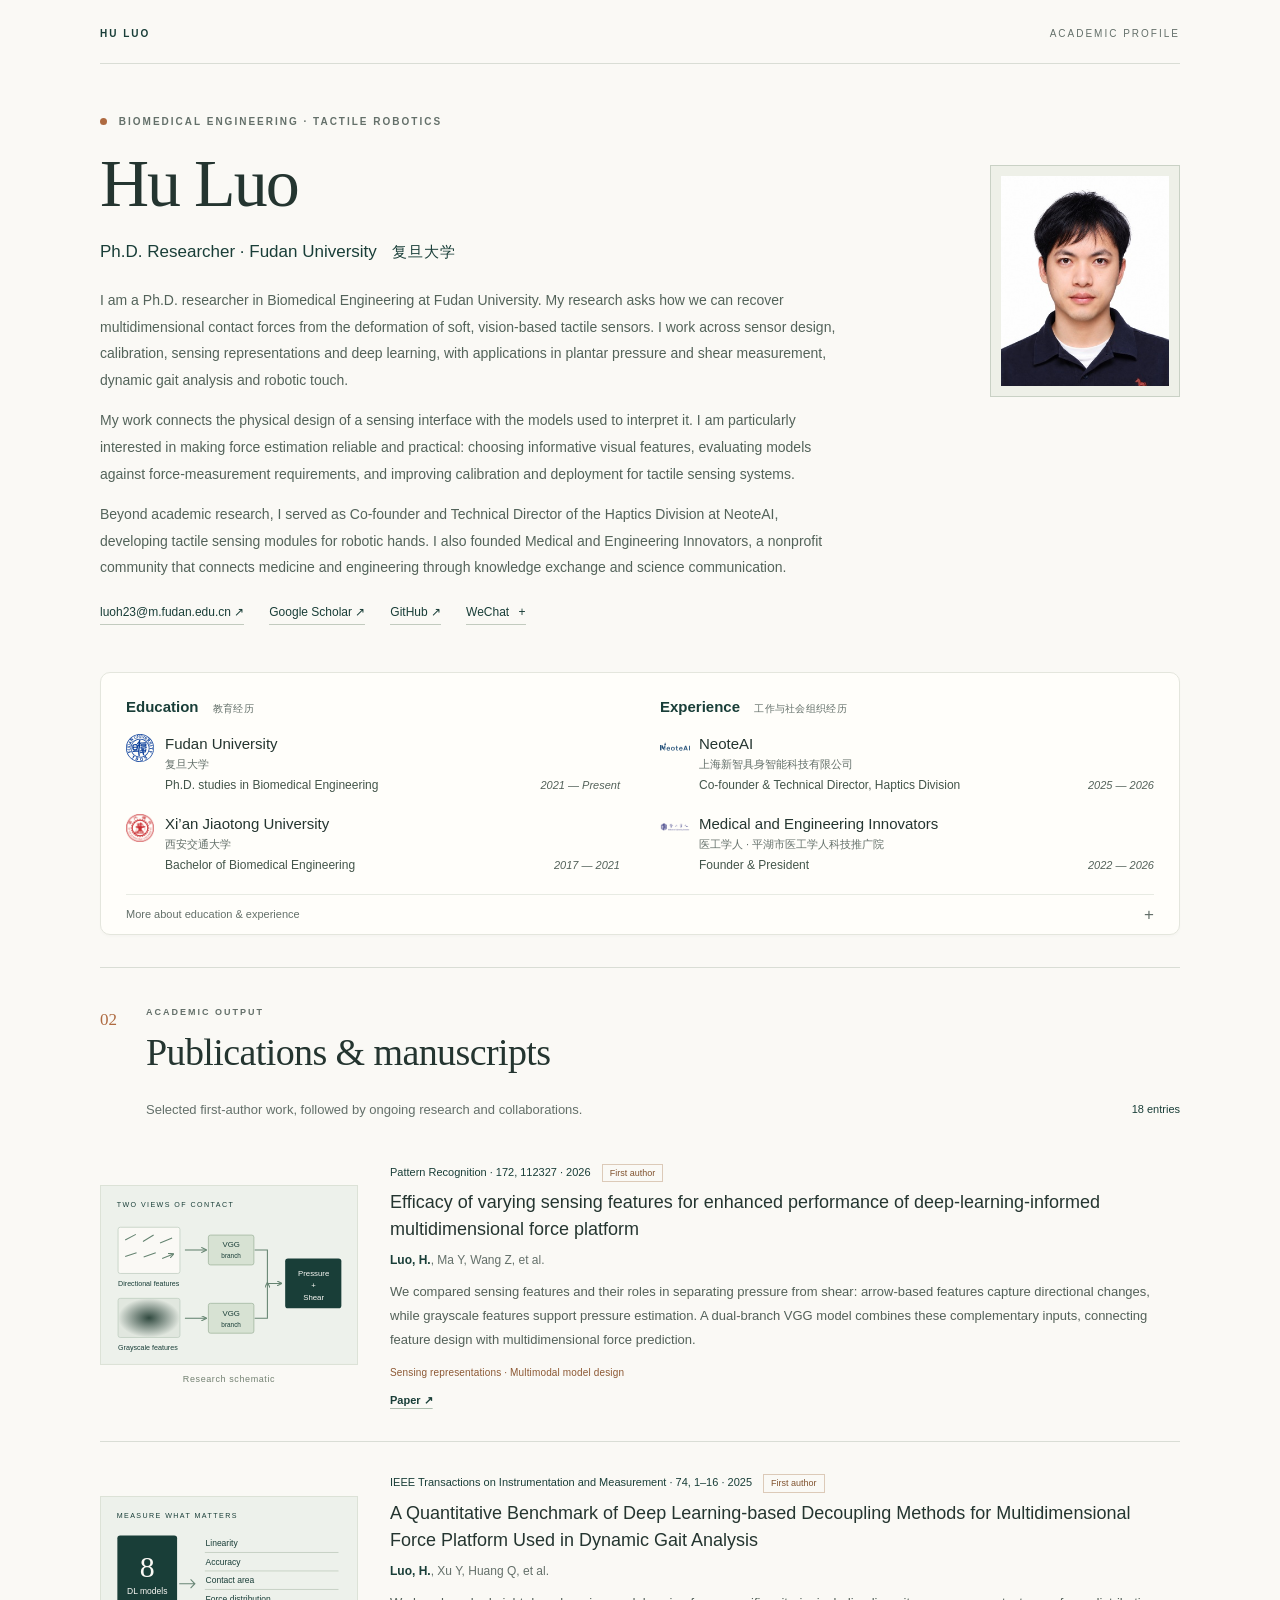
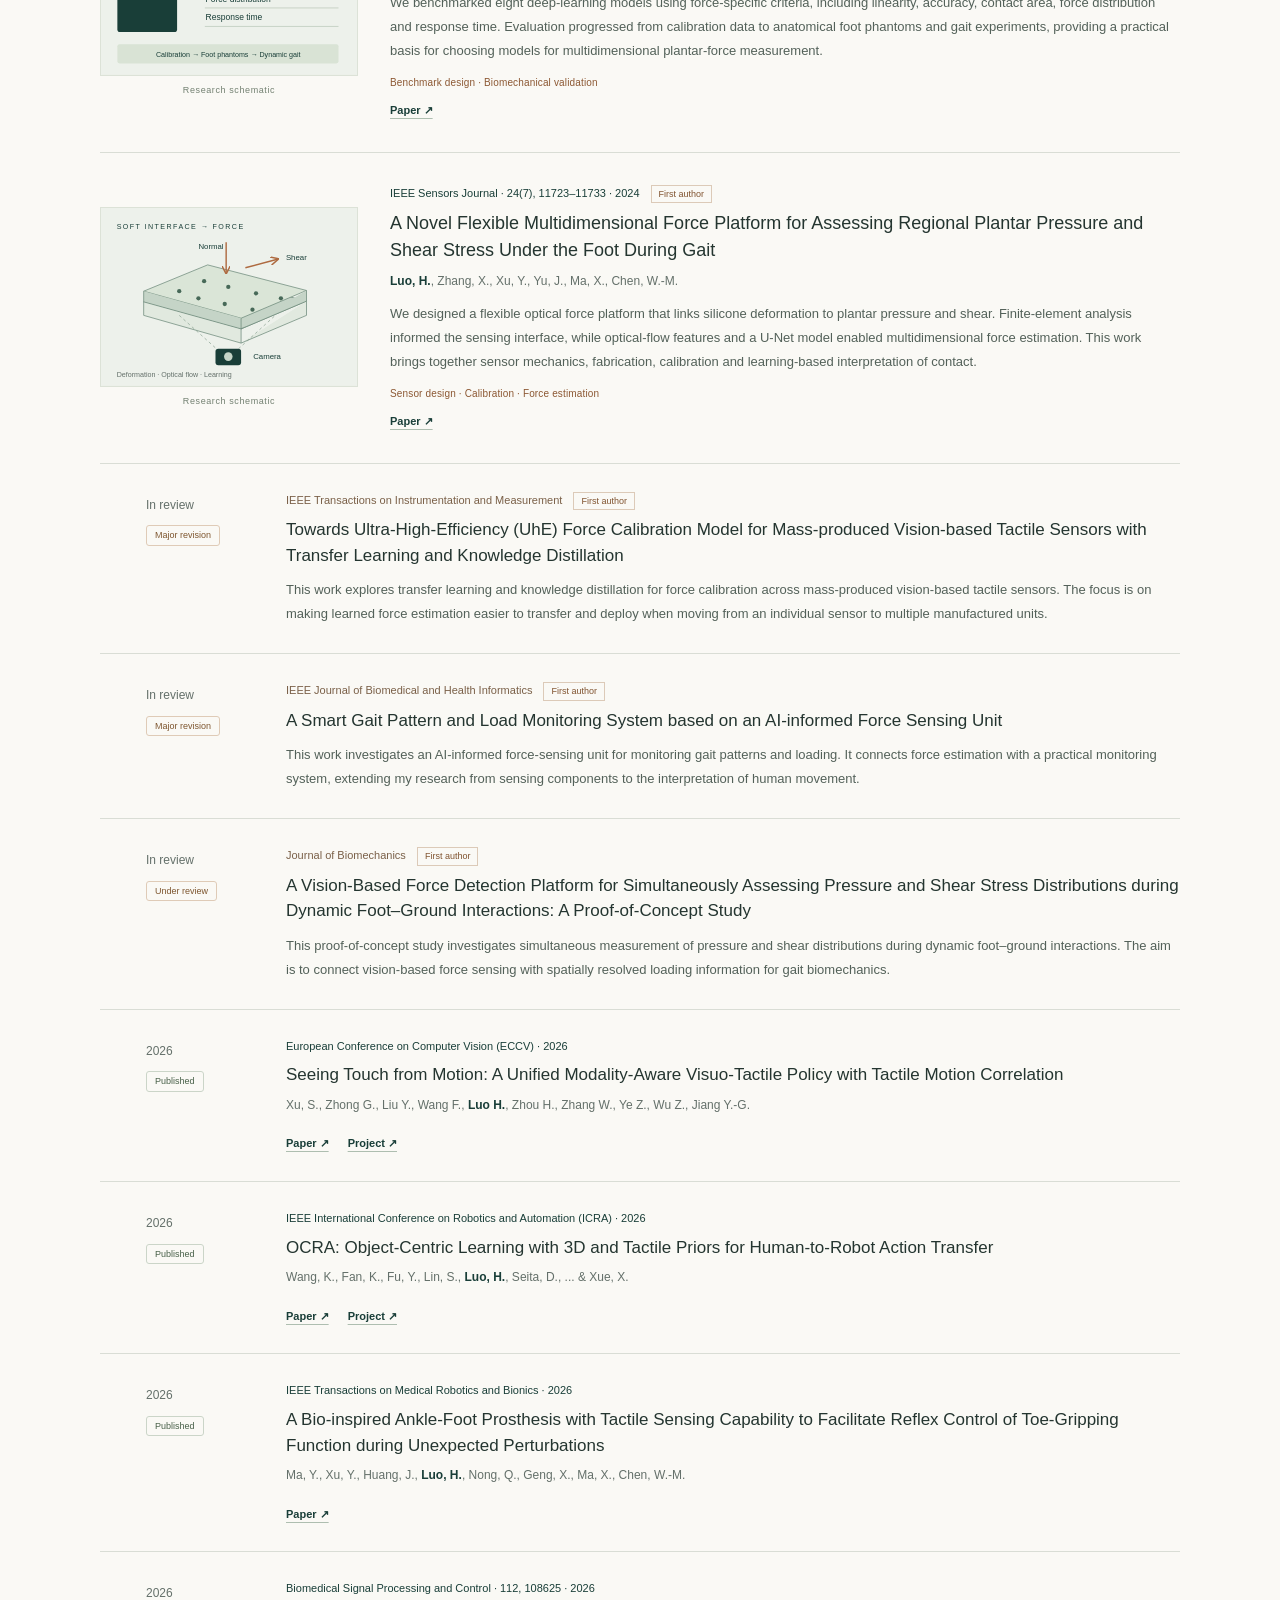
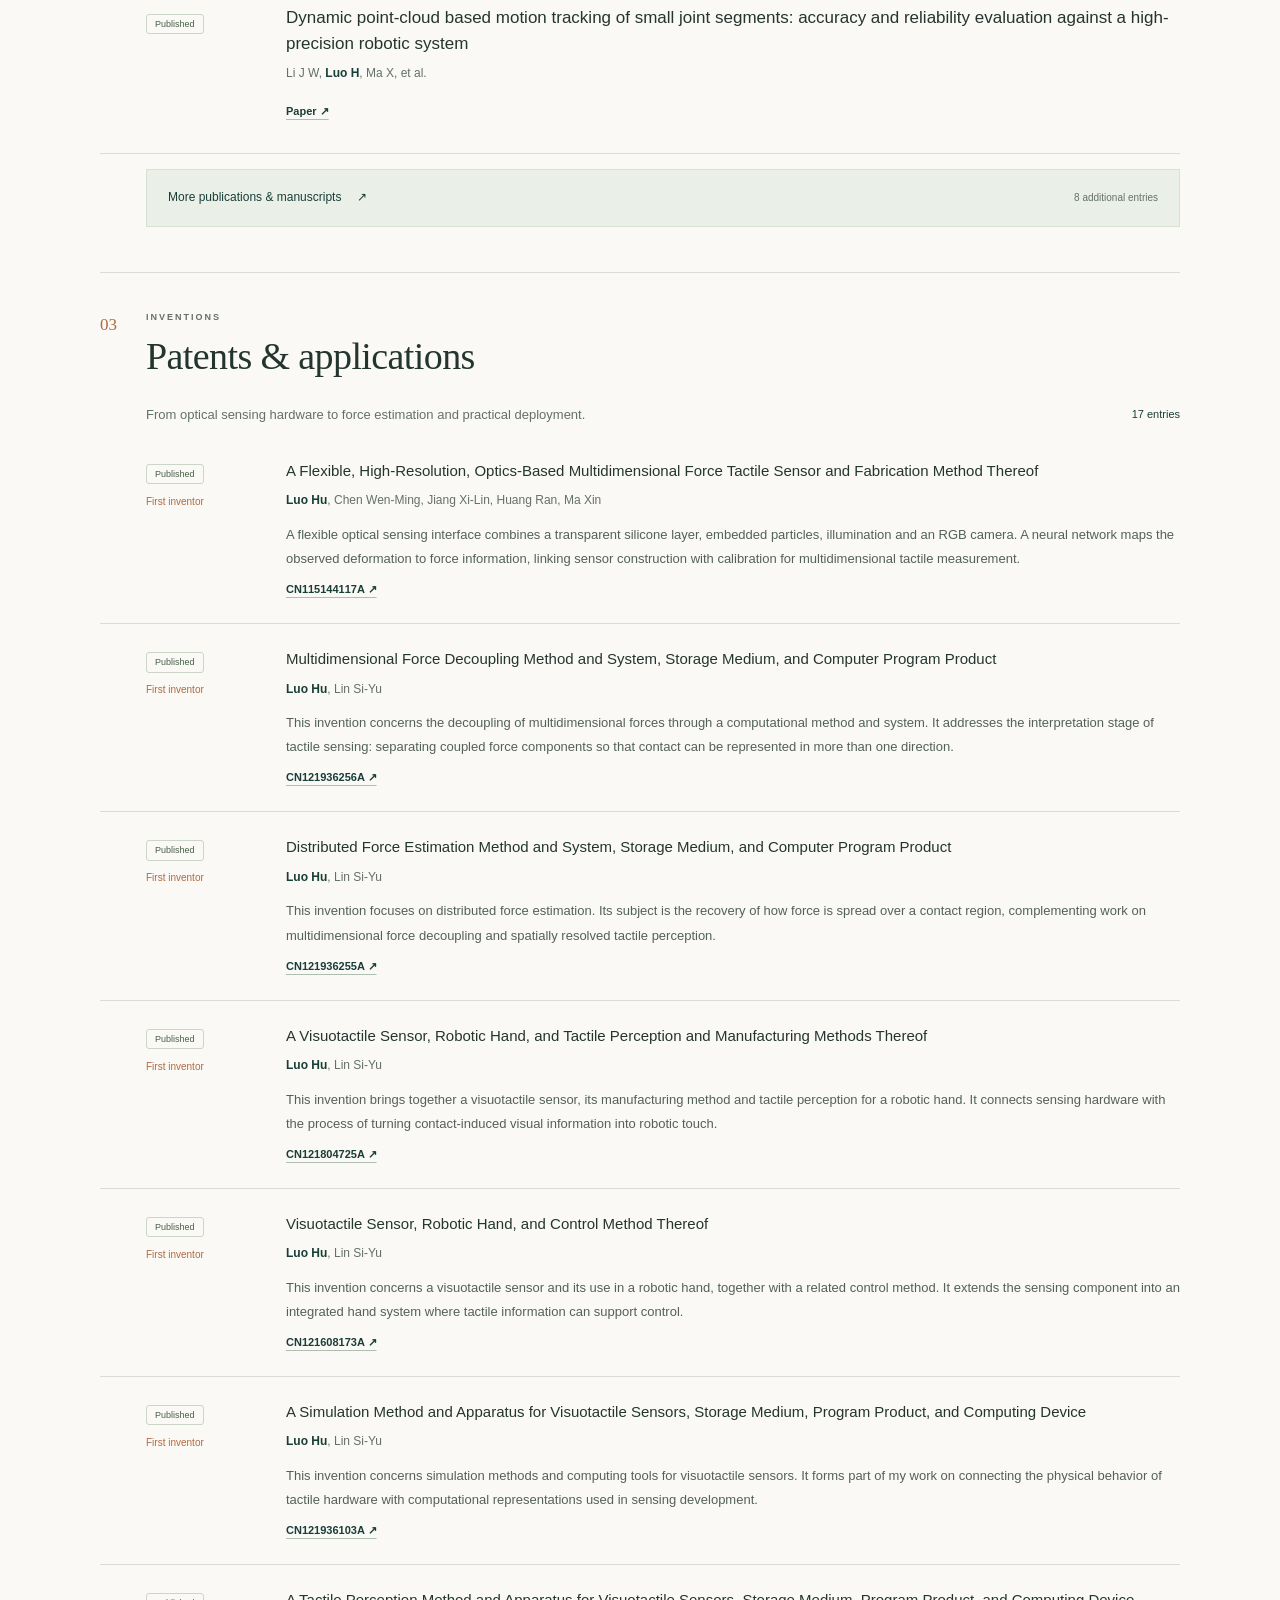
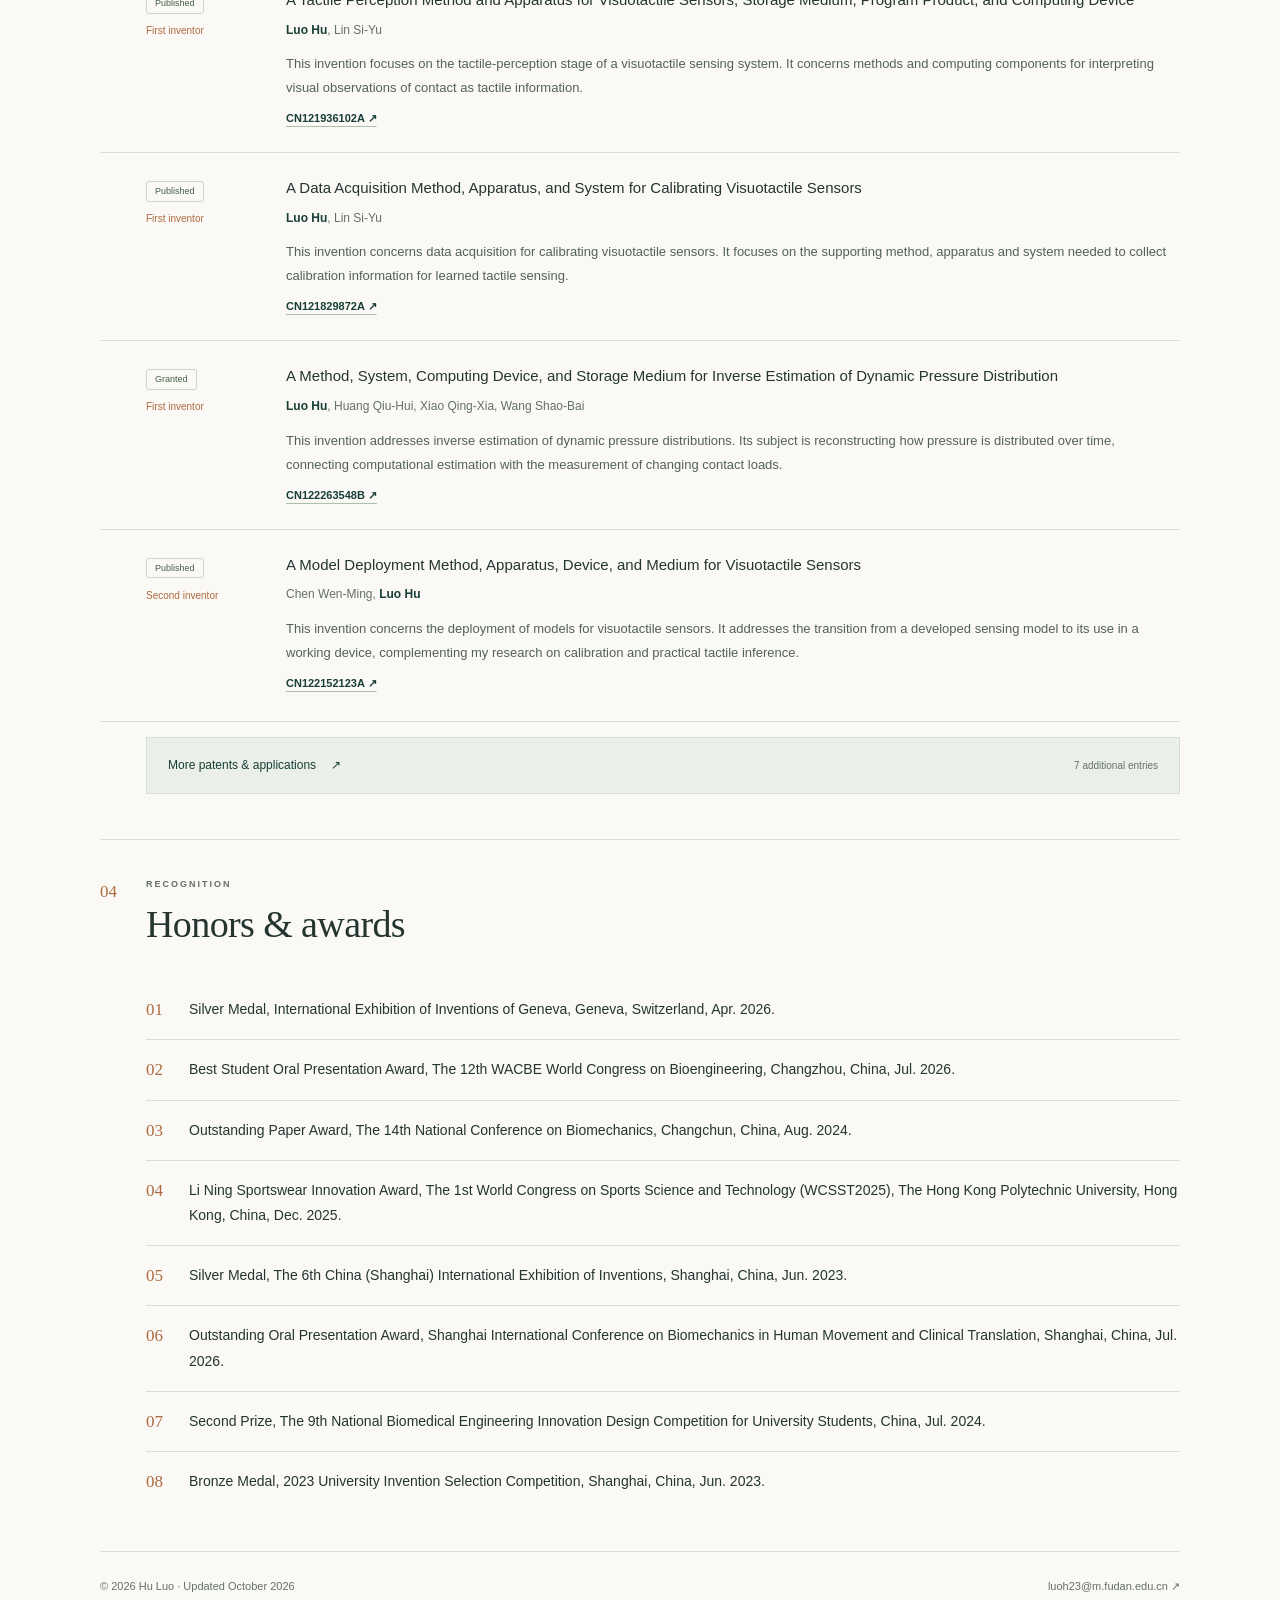
<file: site/cv.html>
<!doctype html><html lang="en"><head><meta charset="utf-8"><meta http-equiv="refresh" content="0;url=index.html#main"><title>Hu Luo | Academic CV</title><link rel="canonical" href="https://huluo-hub.github.io/"></head><body><p><a href="index.html#main">Continue to Hu Luo’s academic profile</a></p></body></html>
</file>
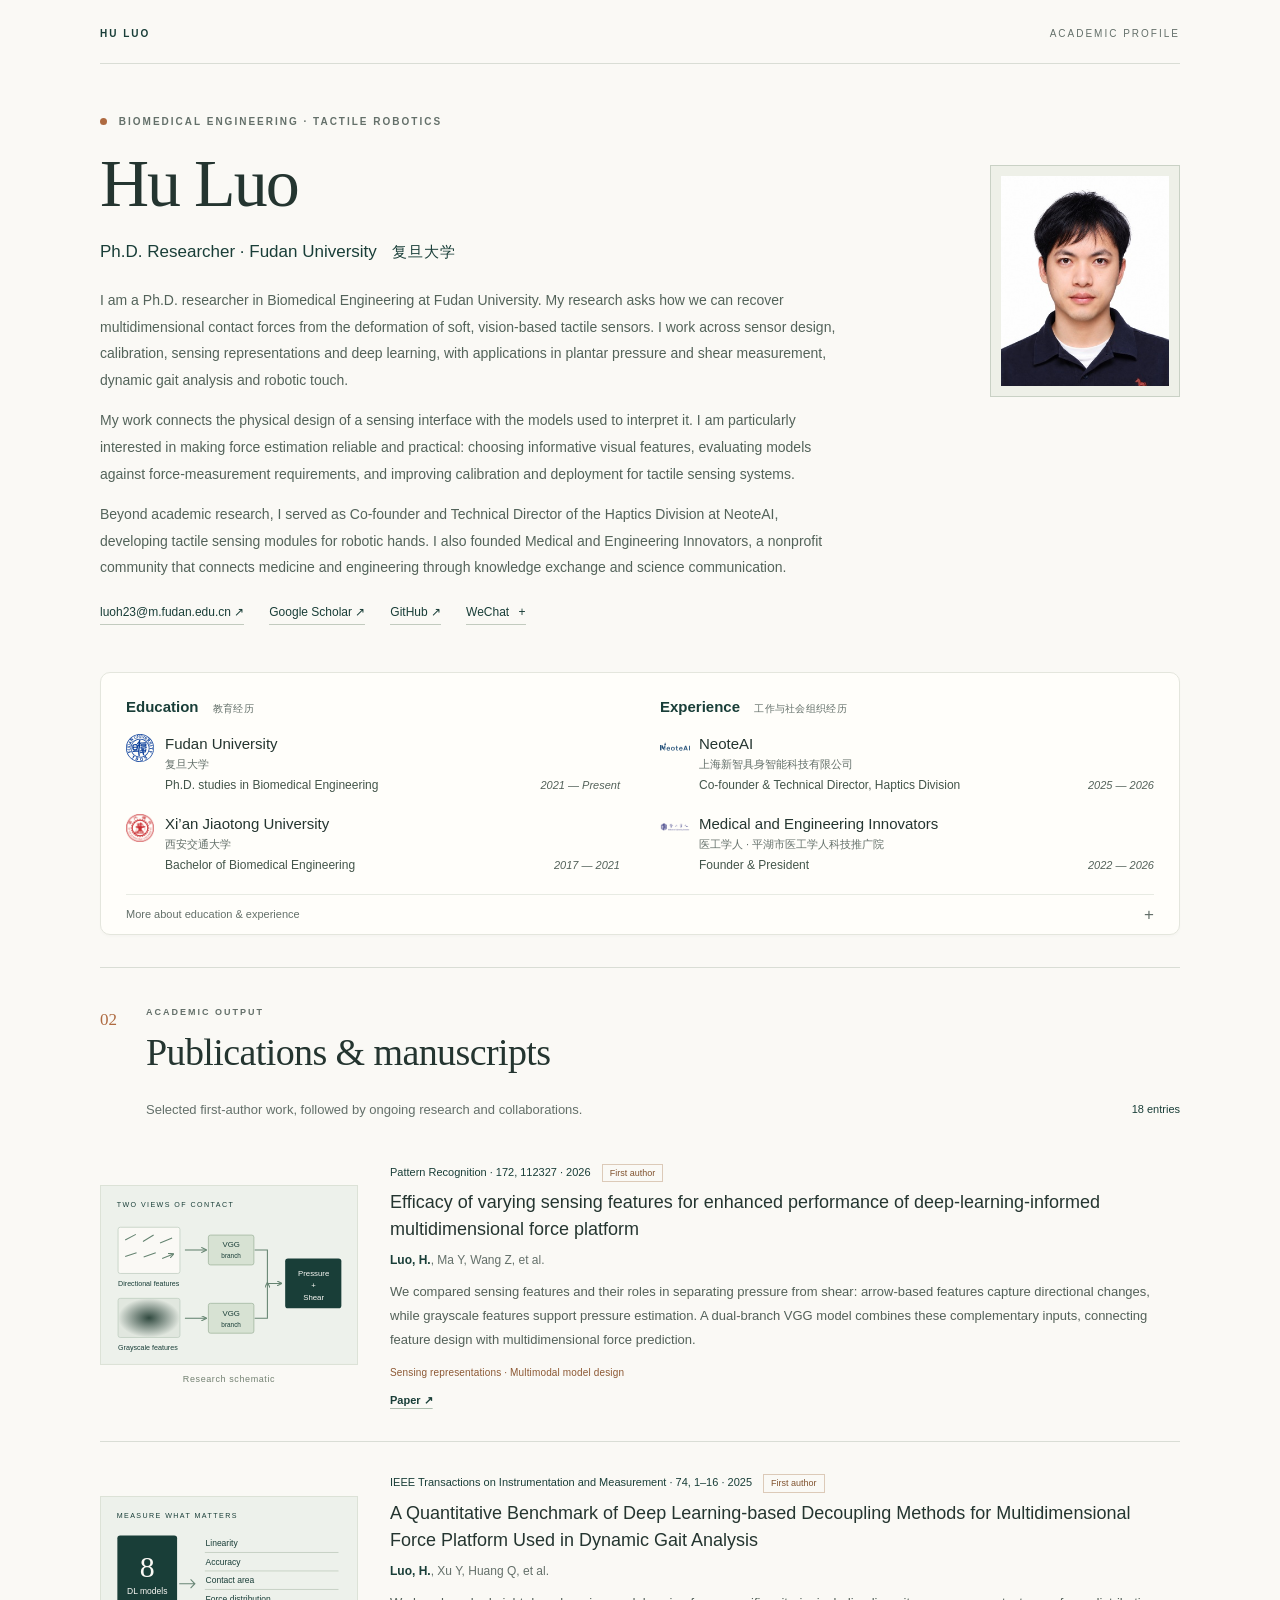
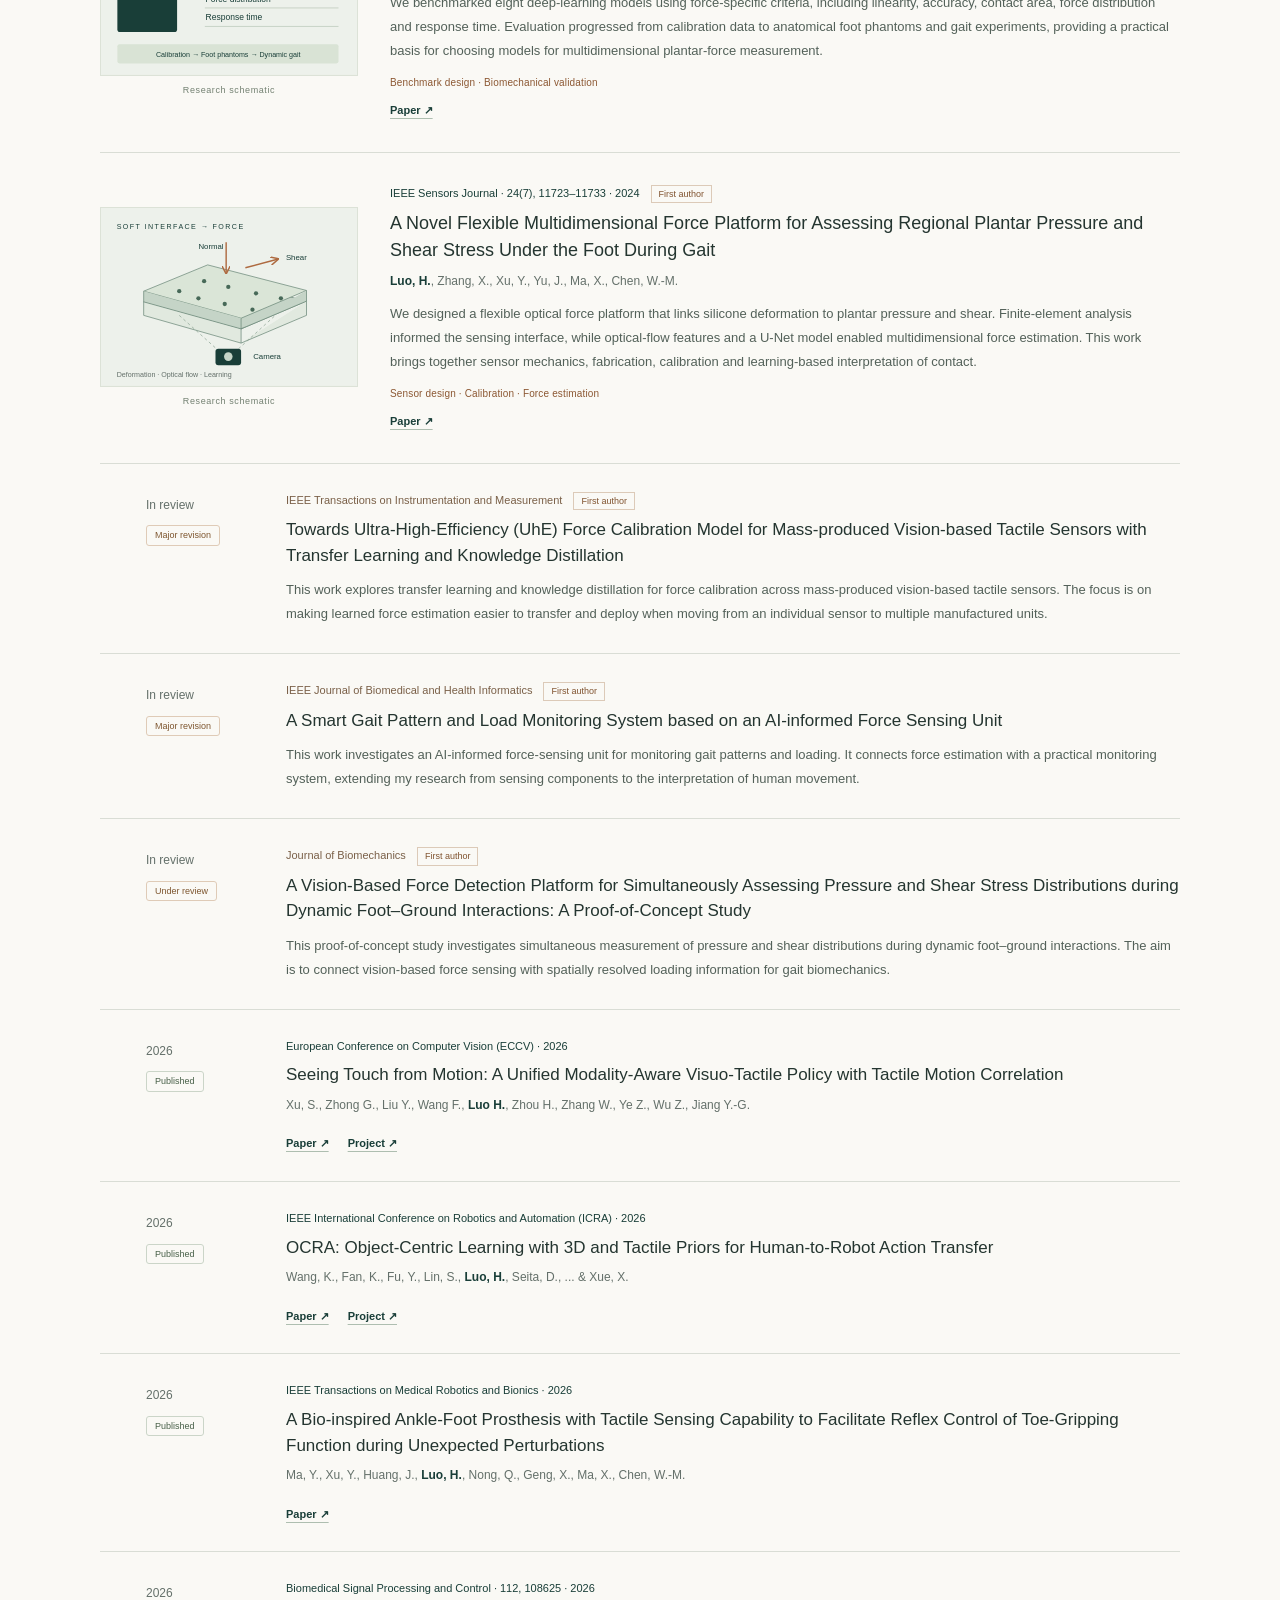
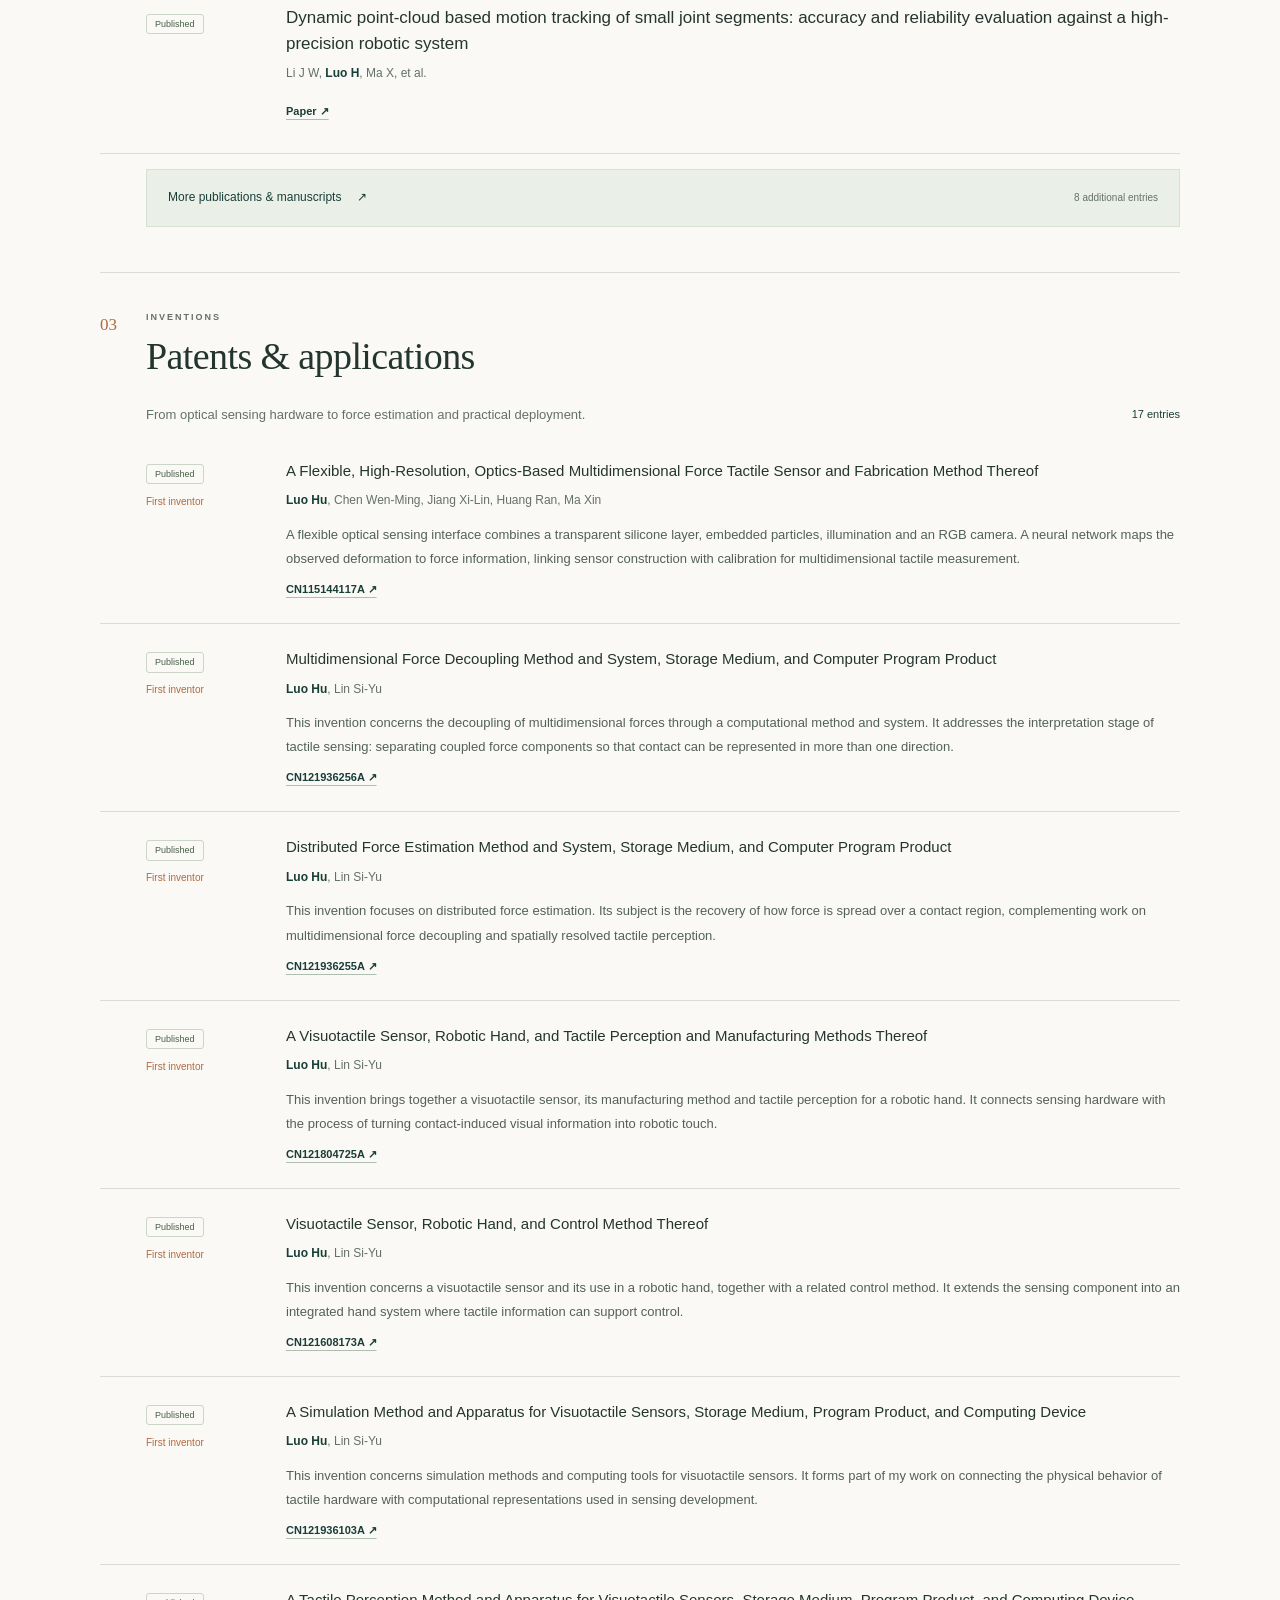
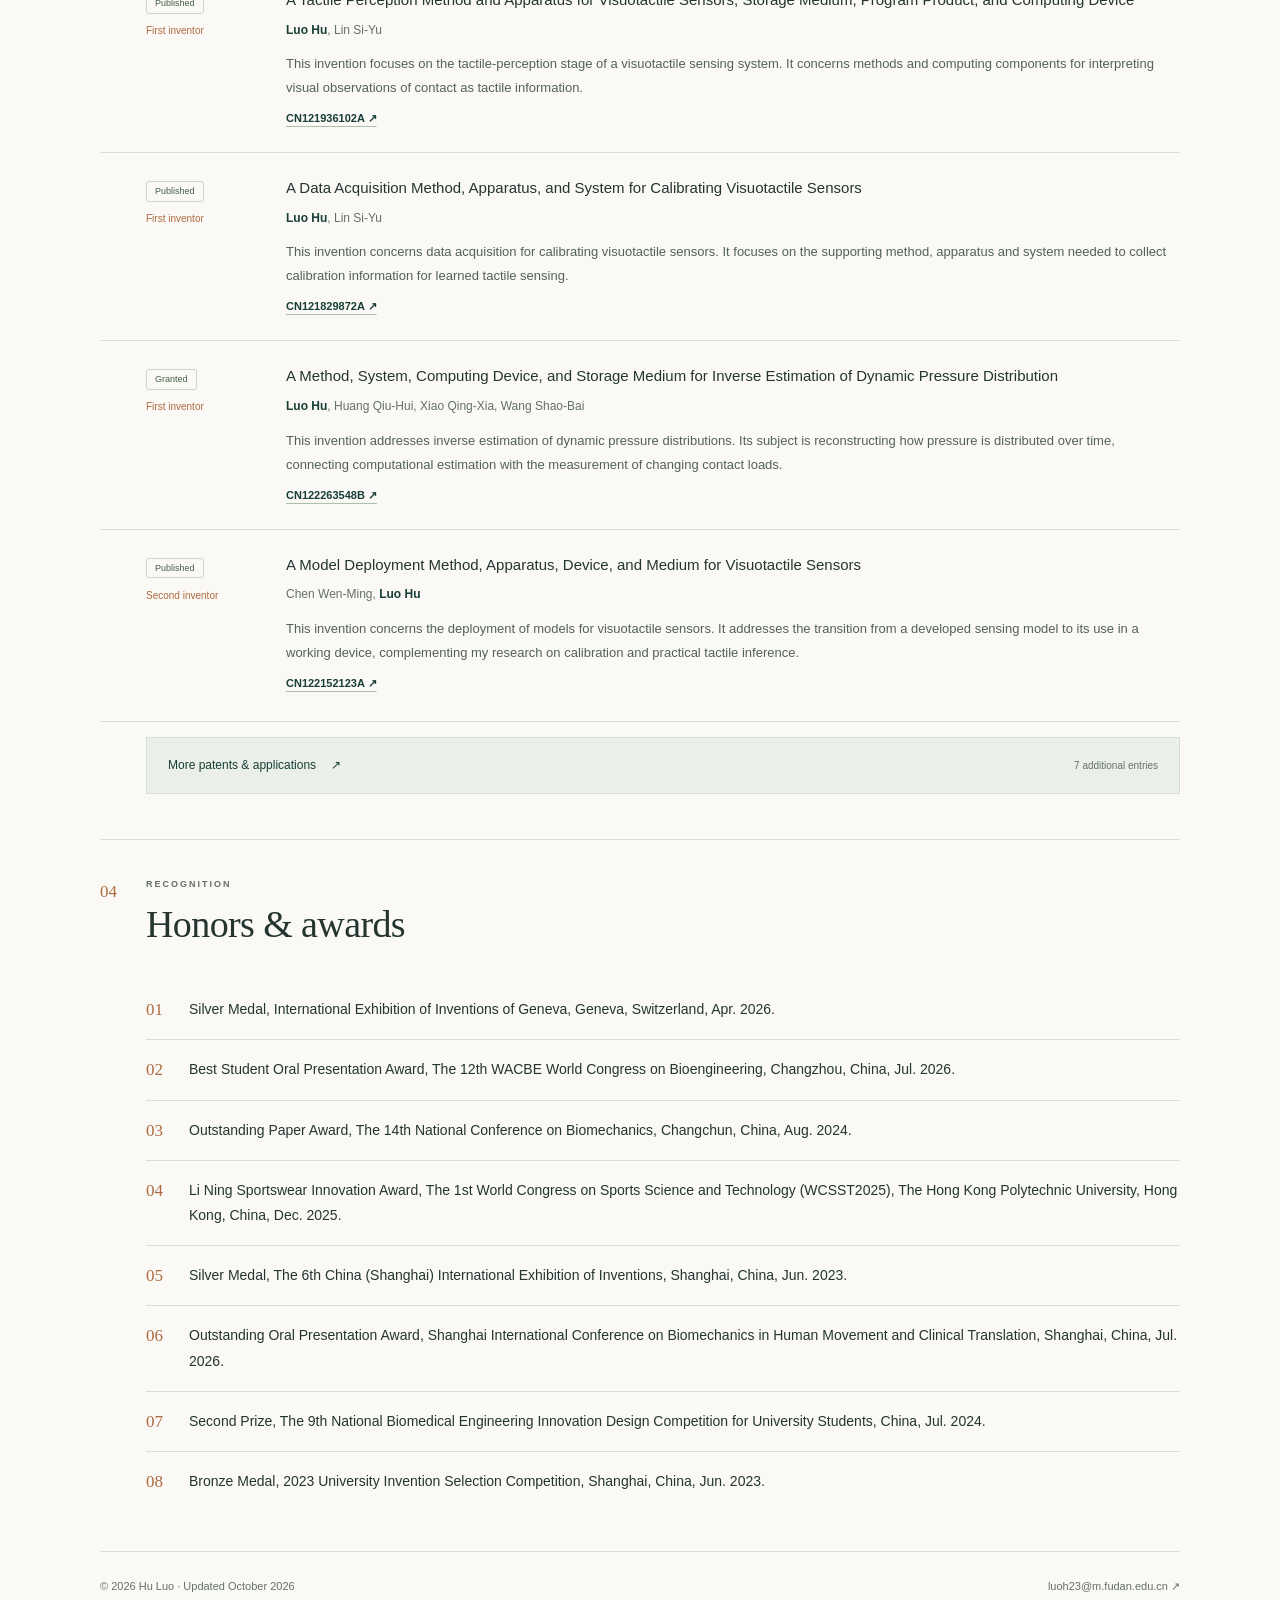
<file: site/experience.html>
<!doctype html><html lang="en"><head><meta charset="utf-8"><meta http-equiv="refresh" content="0;url=index.html#experience"><title>Hu Luo | Academic CV</title><link rel="canonical" href="https://huluo-hub.github.io/"></head><body><p><a href="index.html#experience">Continue to Hu Luo’s academic profile</a></p></body></html>
</file>
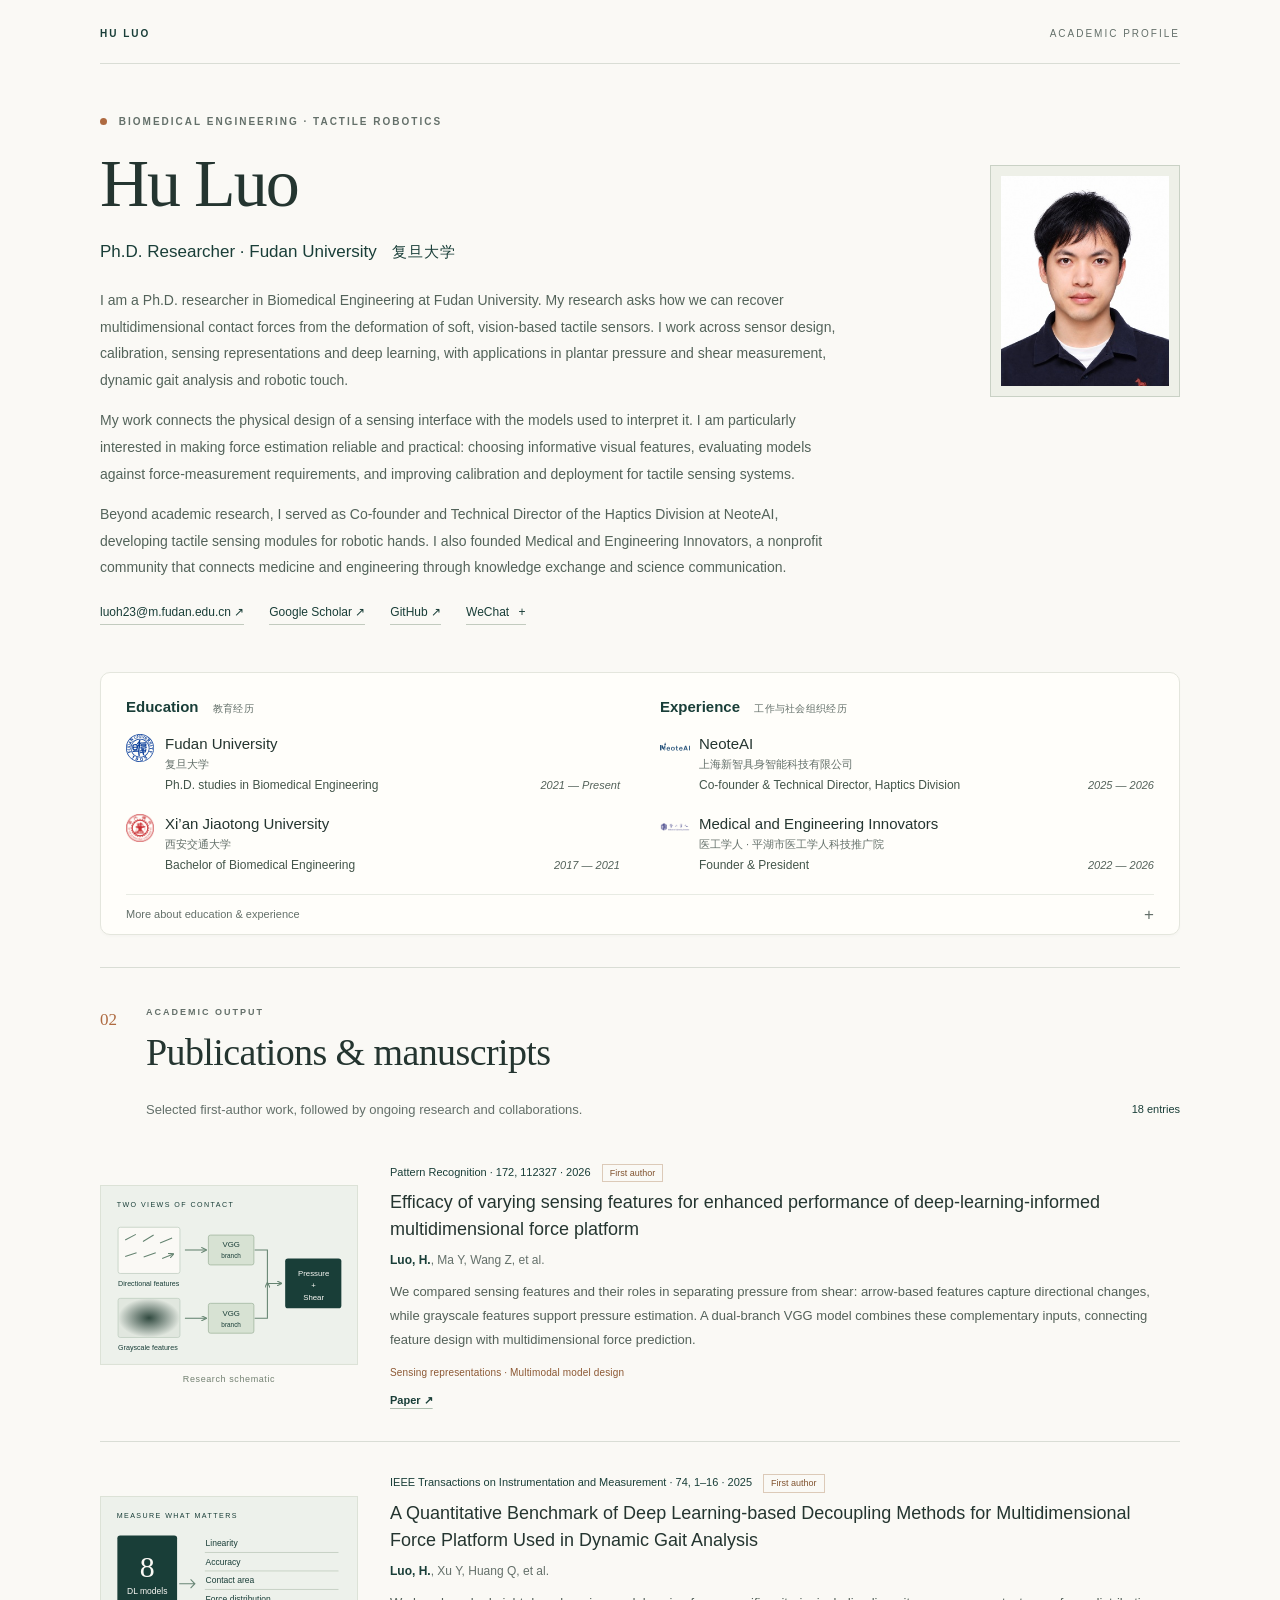
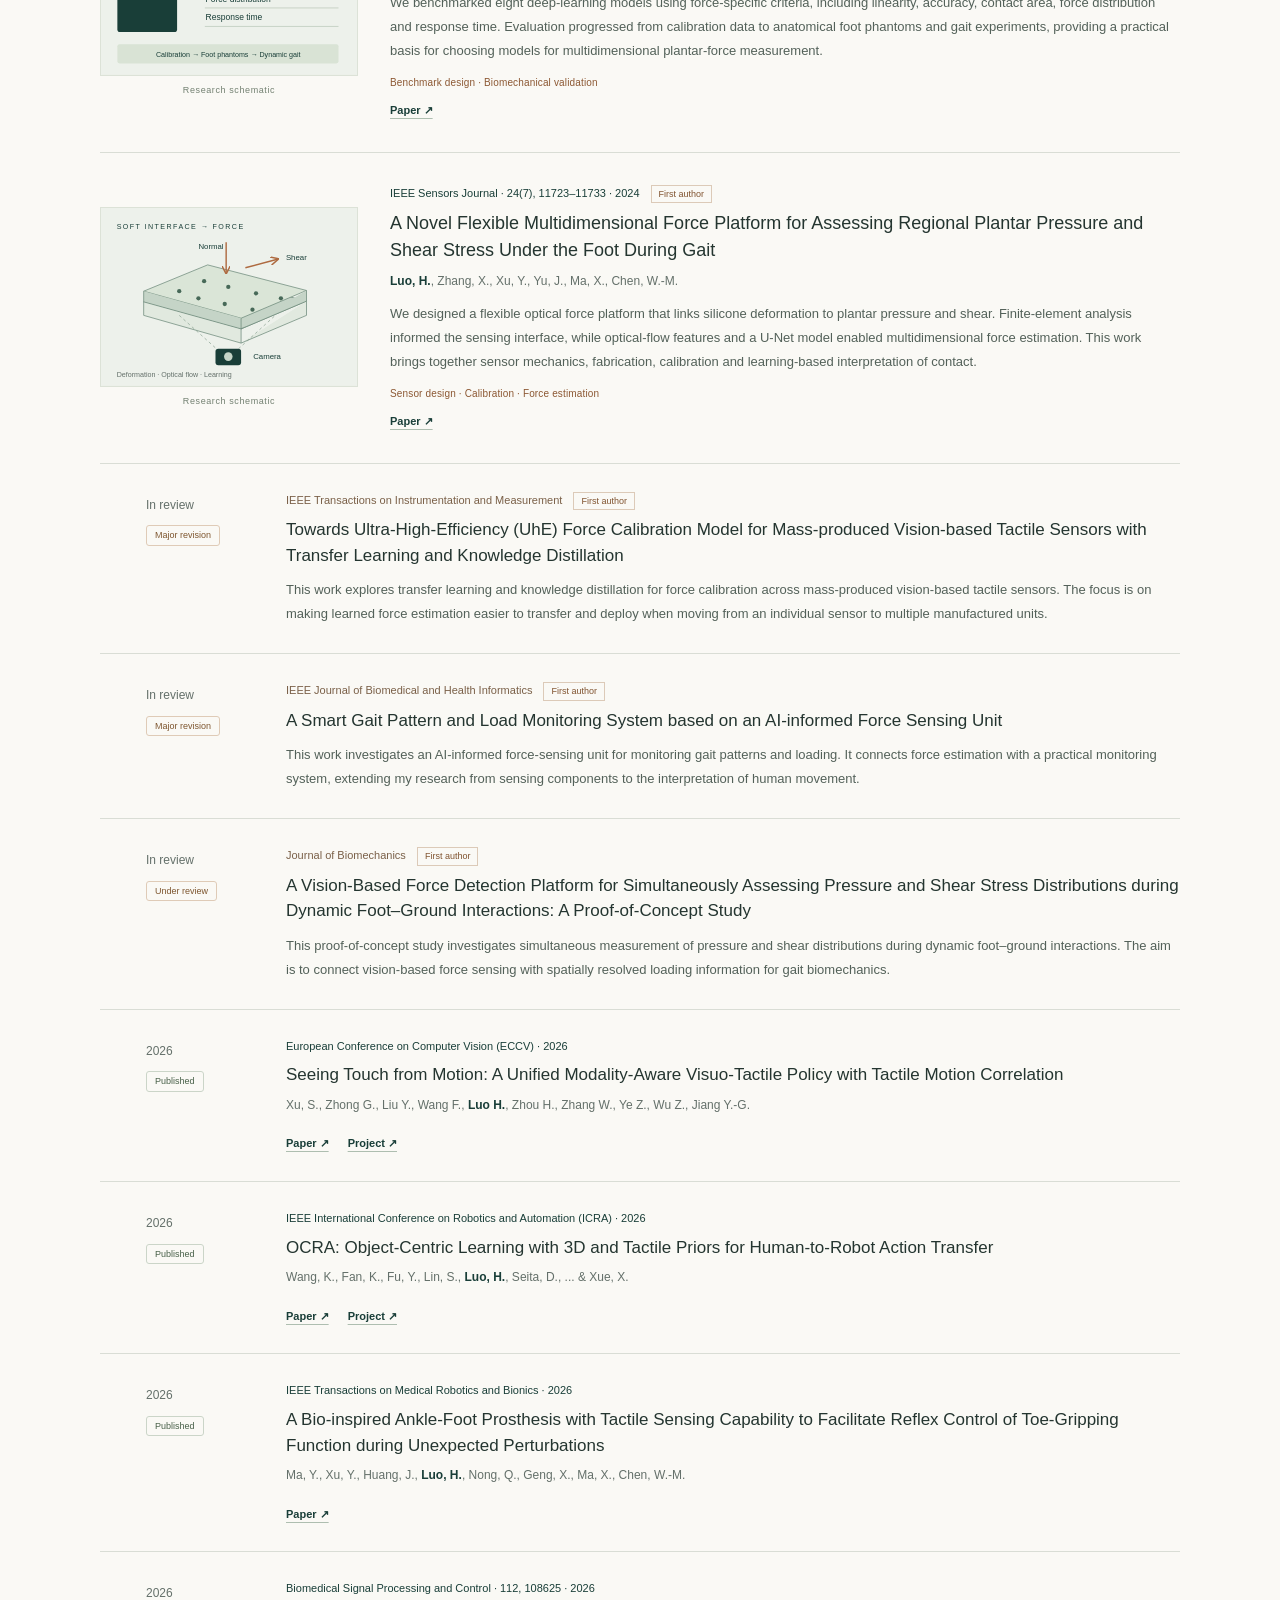
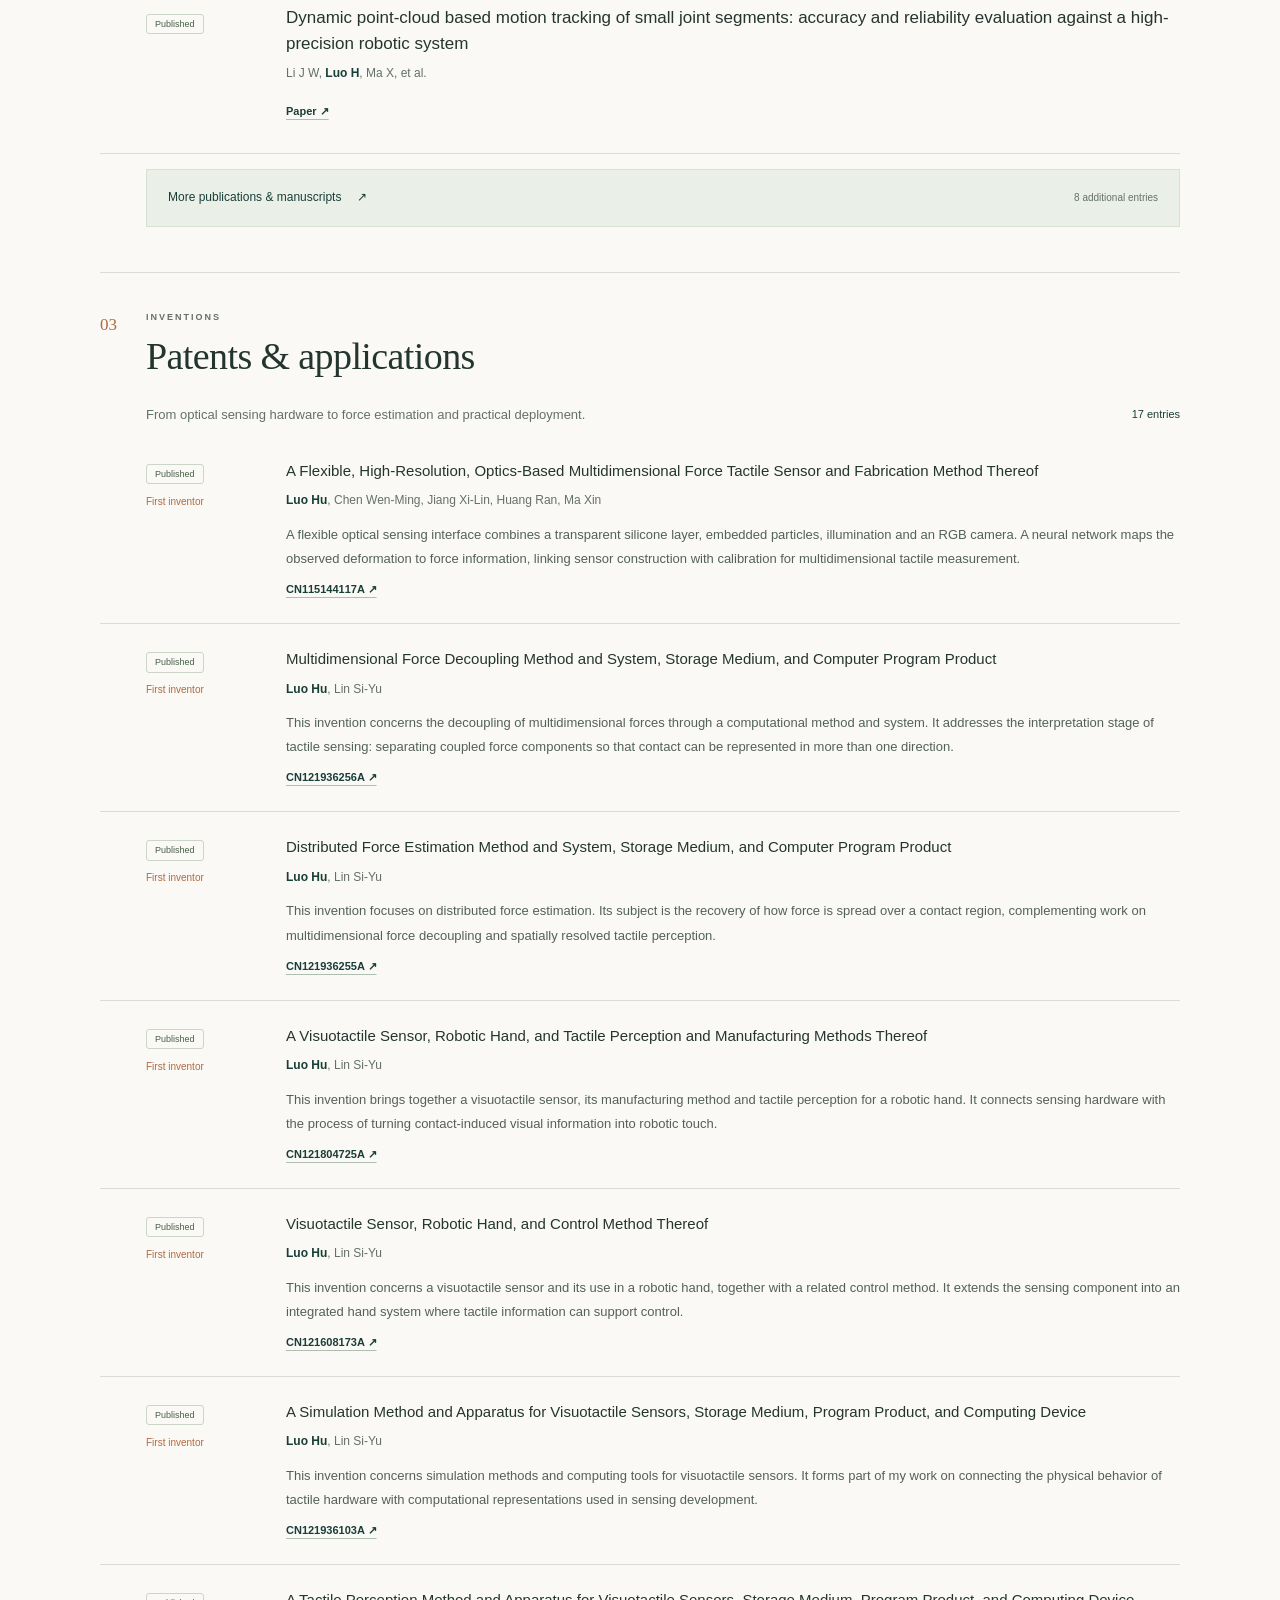
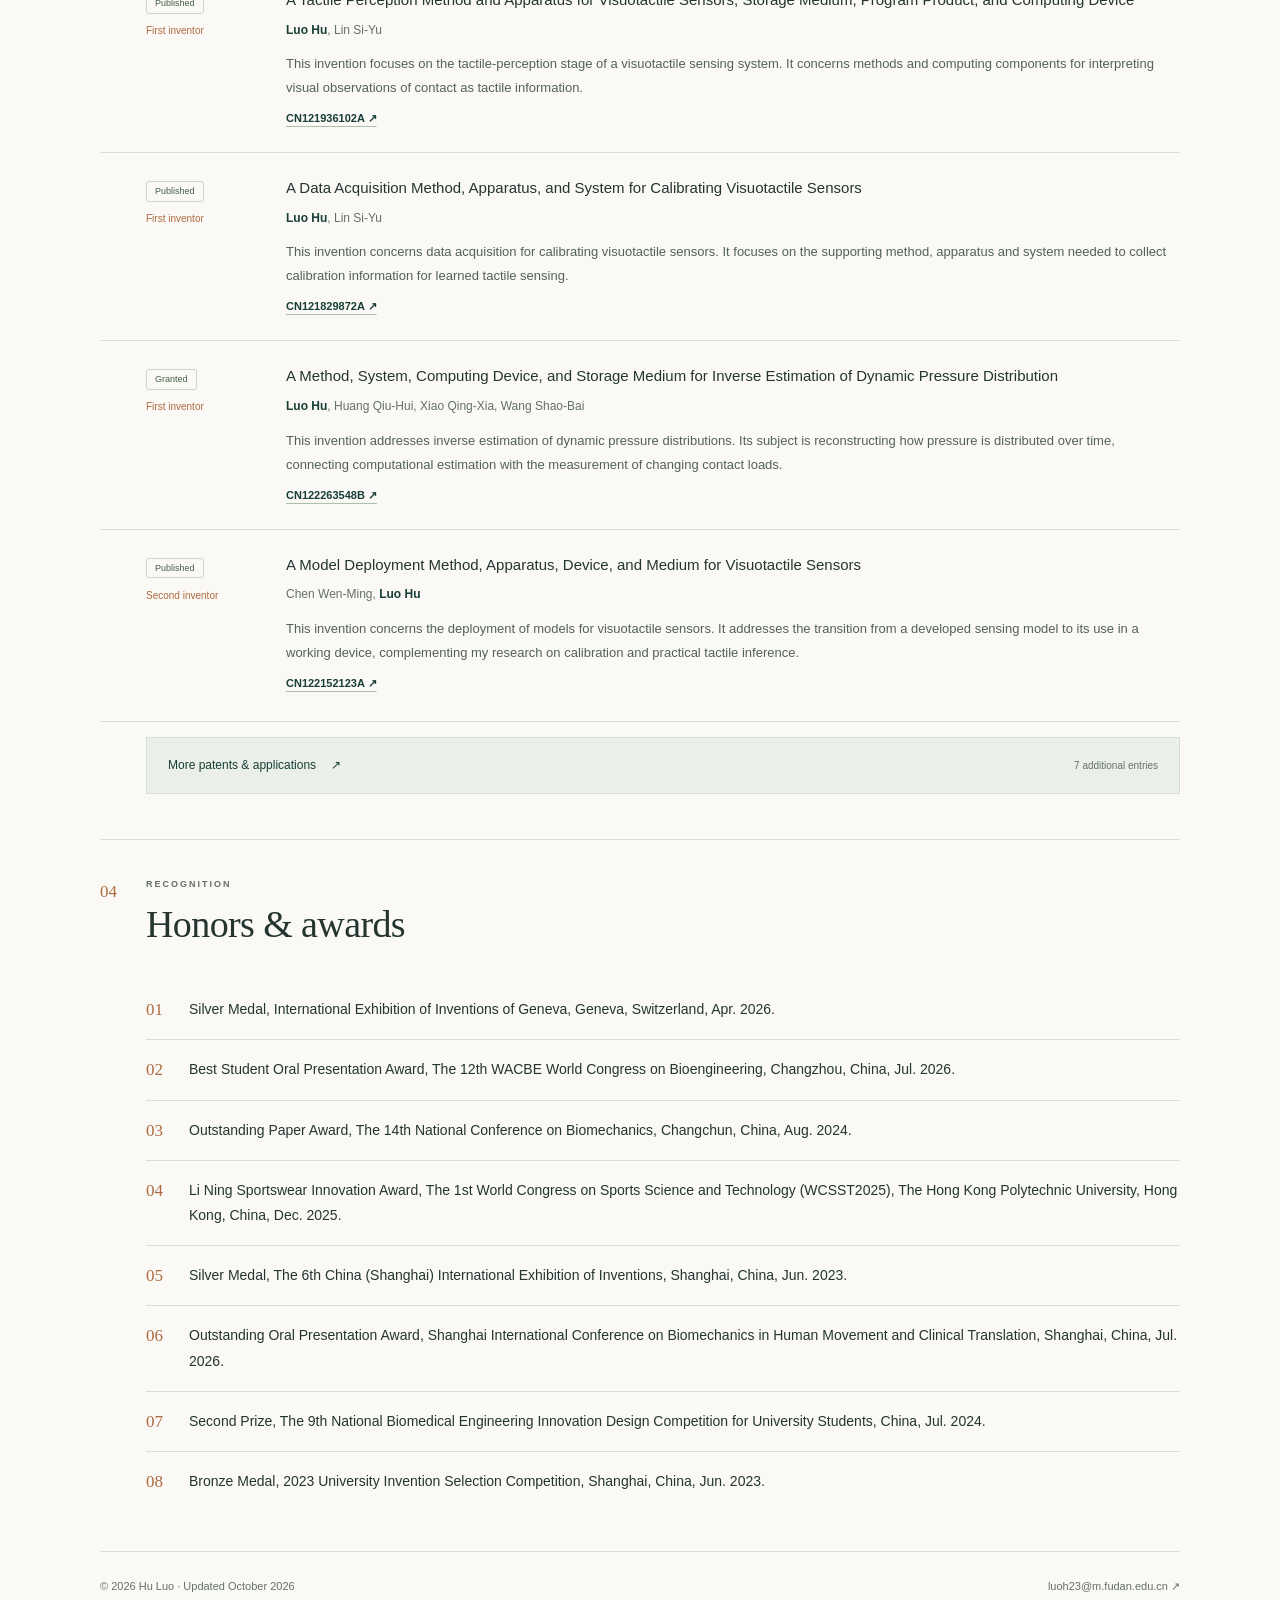
<file: site/patents.html>
<!doctype html><html lang="en"><head><meta charset="utf-8"><meta http-equiv="refresh" content="0;url=index.html#patents"><title>Hu Luo | Academic CV</title><link rel="canonical" href="https://huluo-hub.github.io/"></head><body><p><a href="index.html#patents">Continue to Hu Luo’s academic profile</a></p></body></html>
</file>
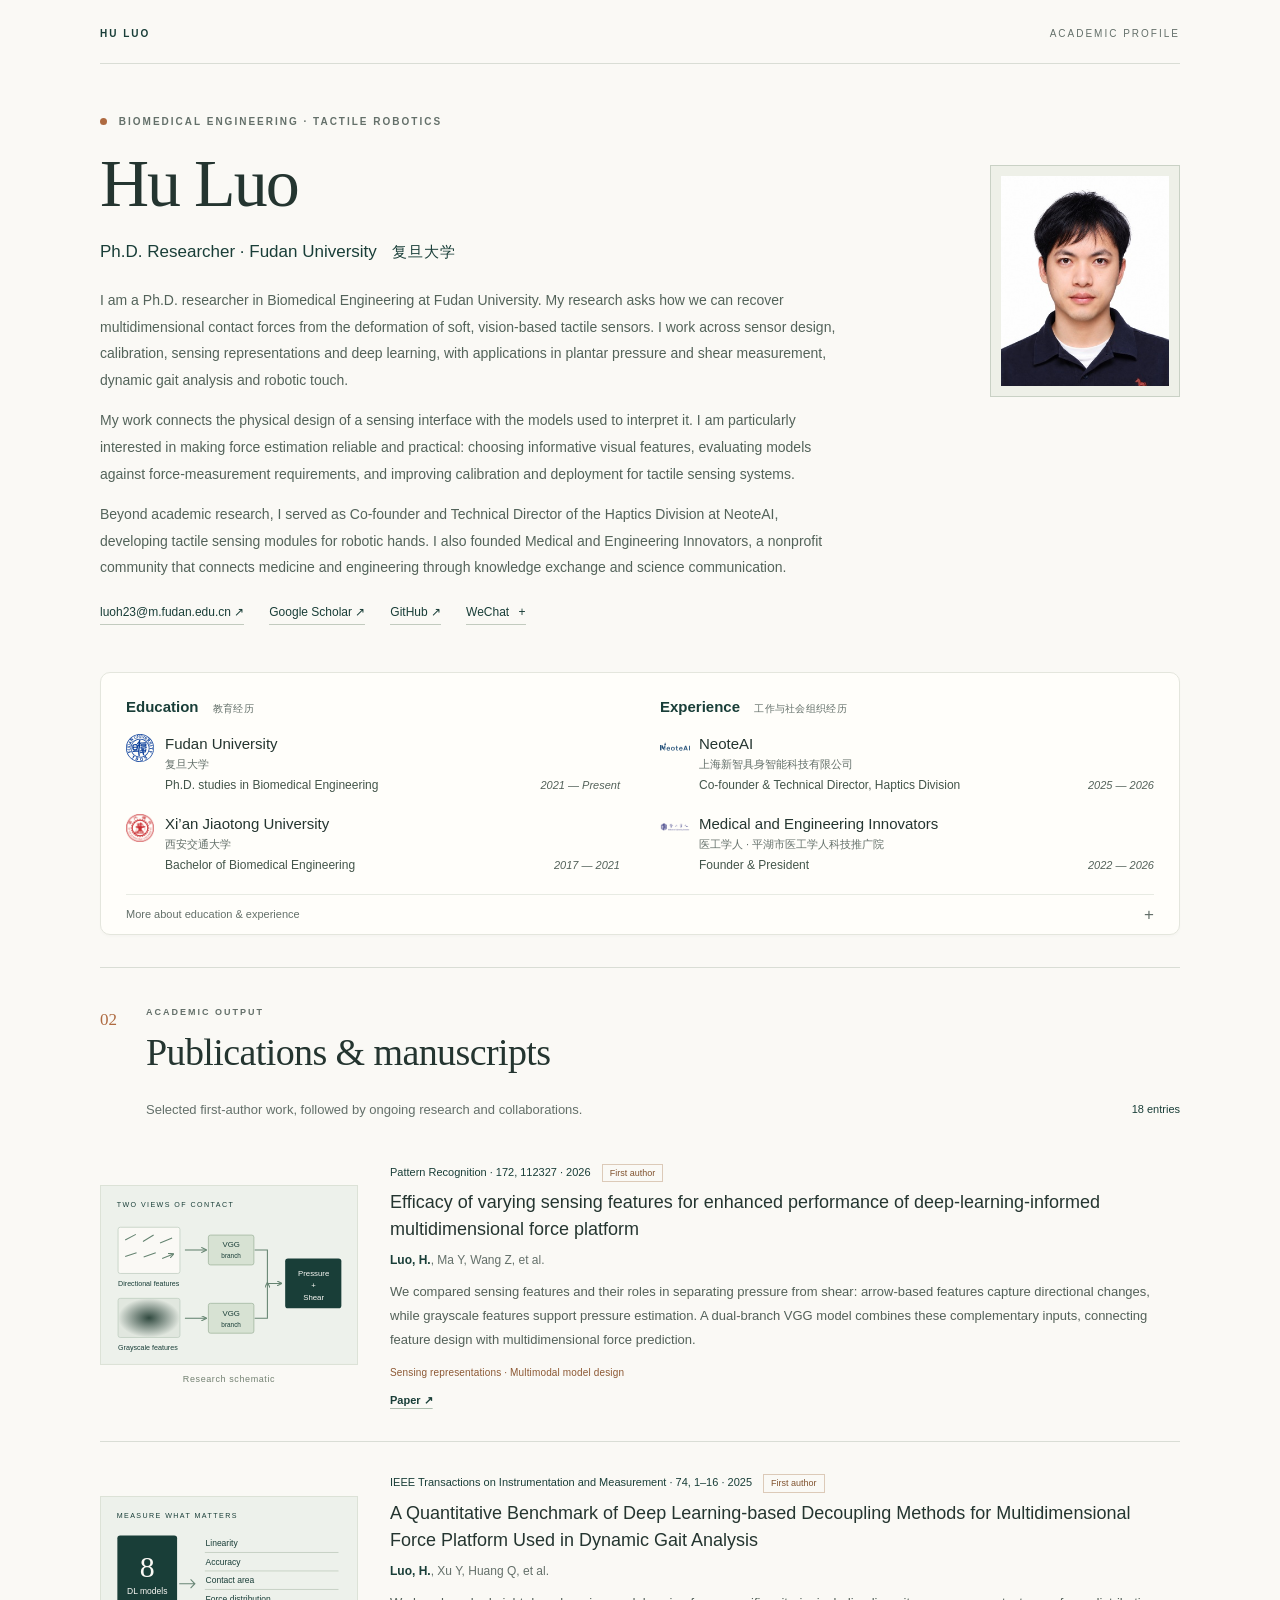
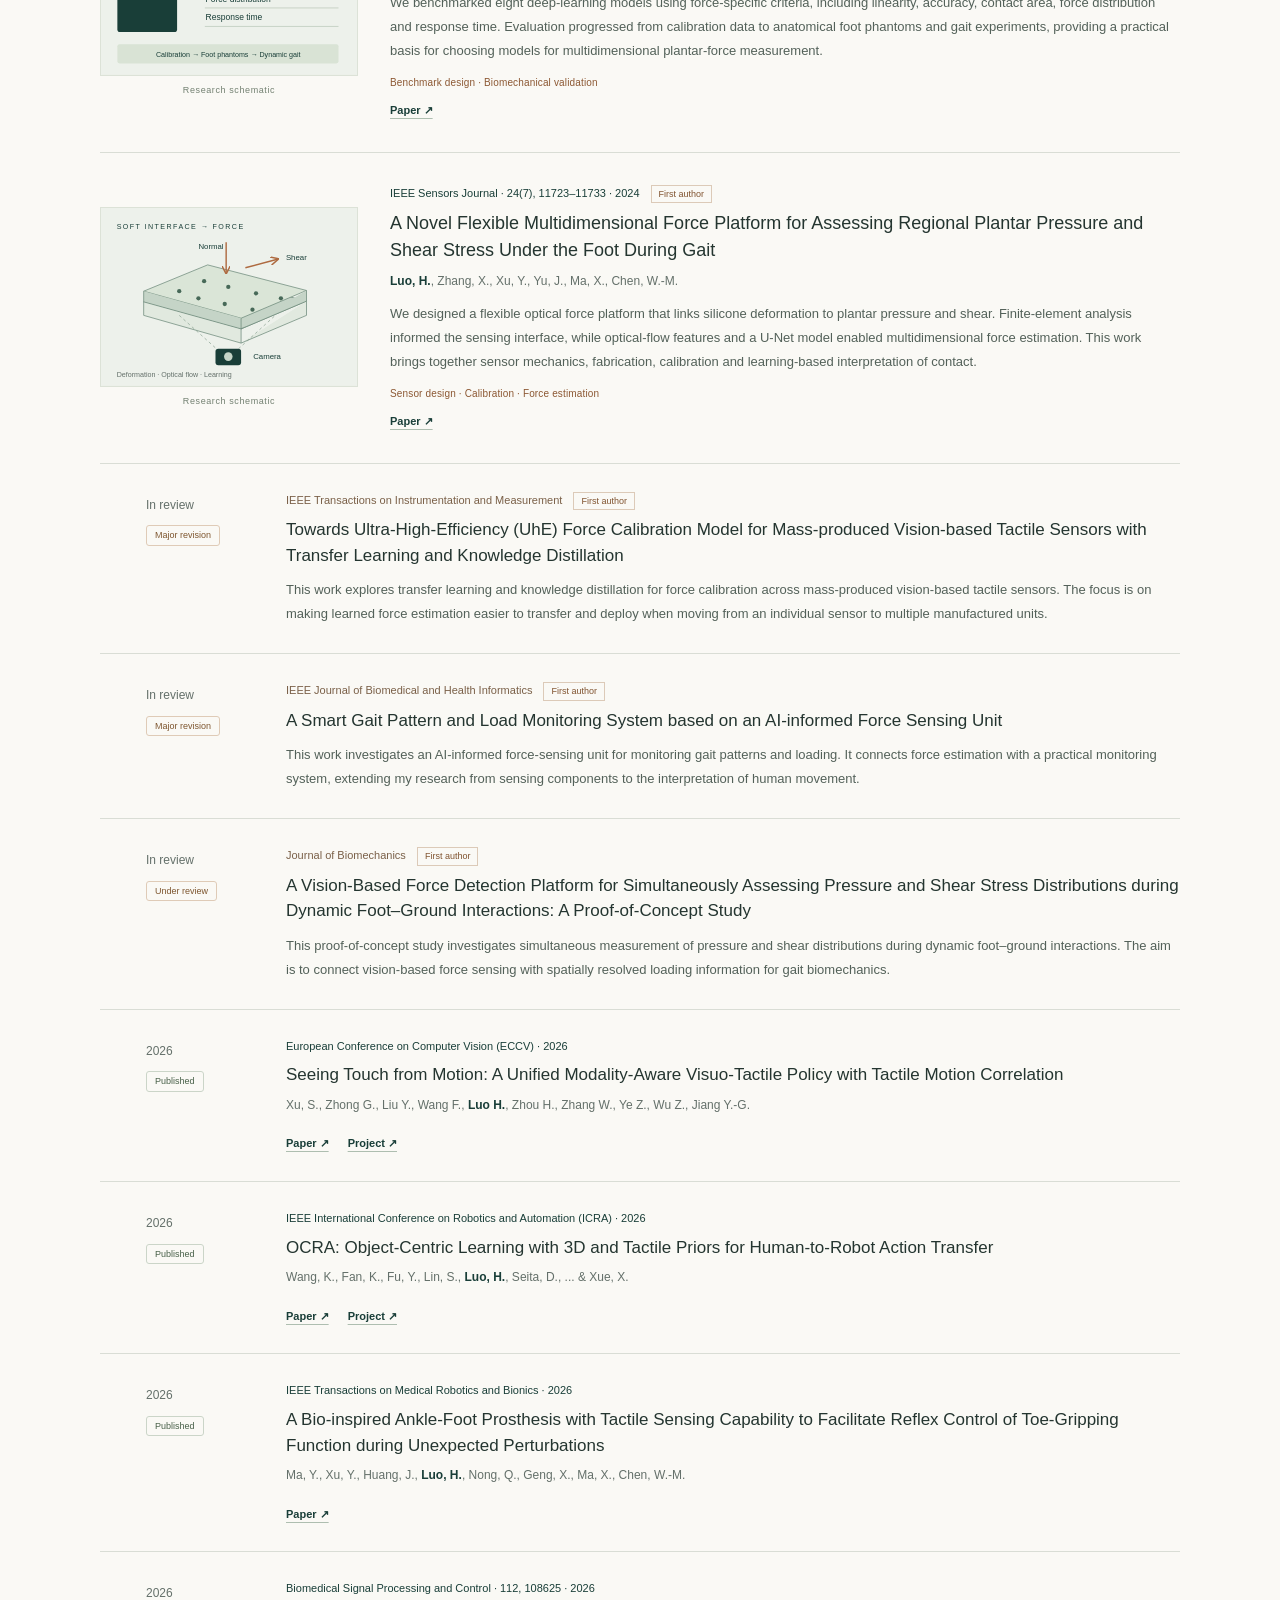
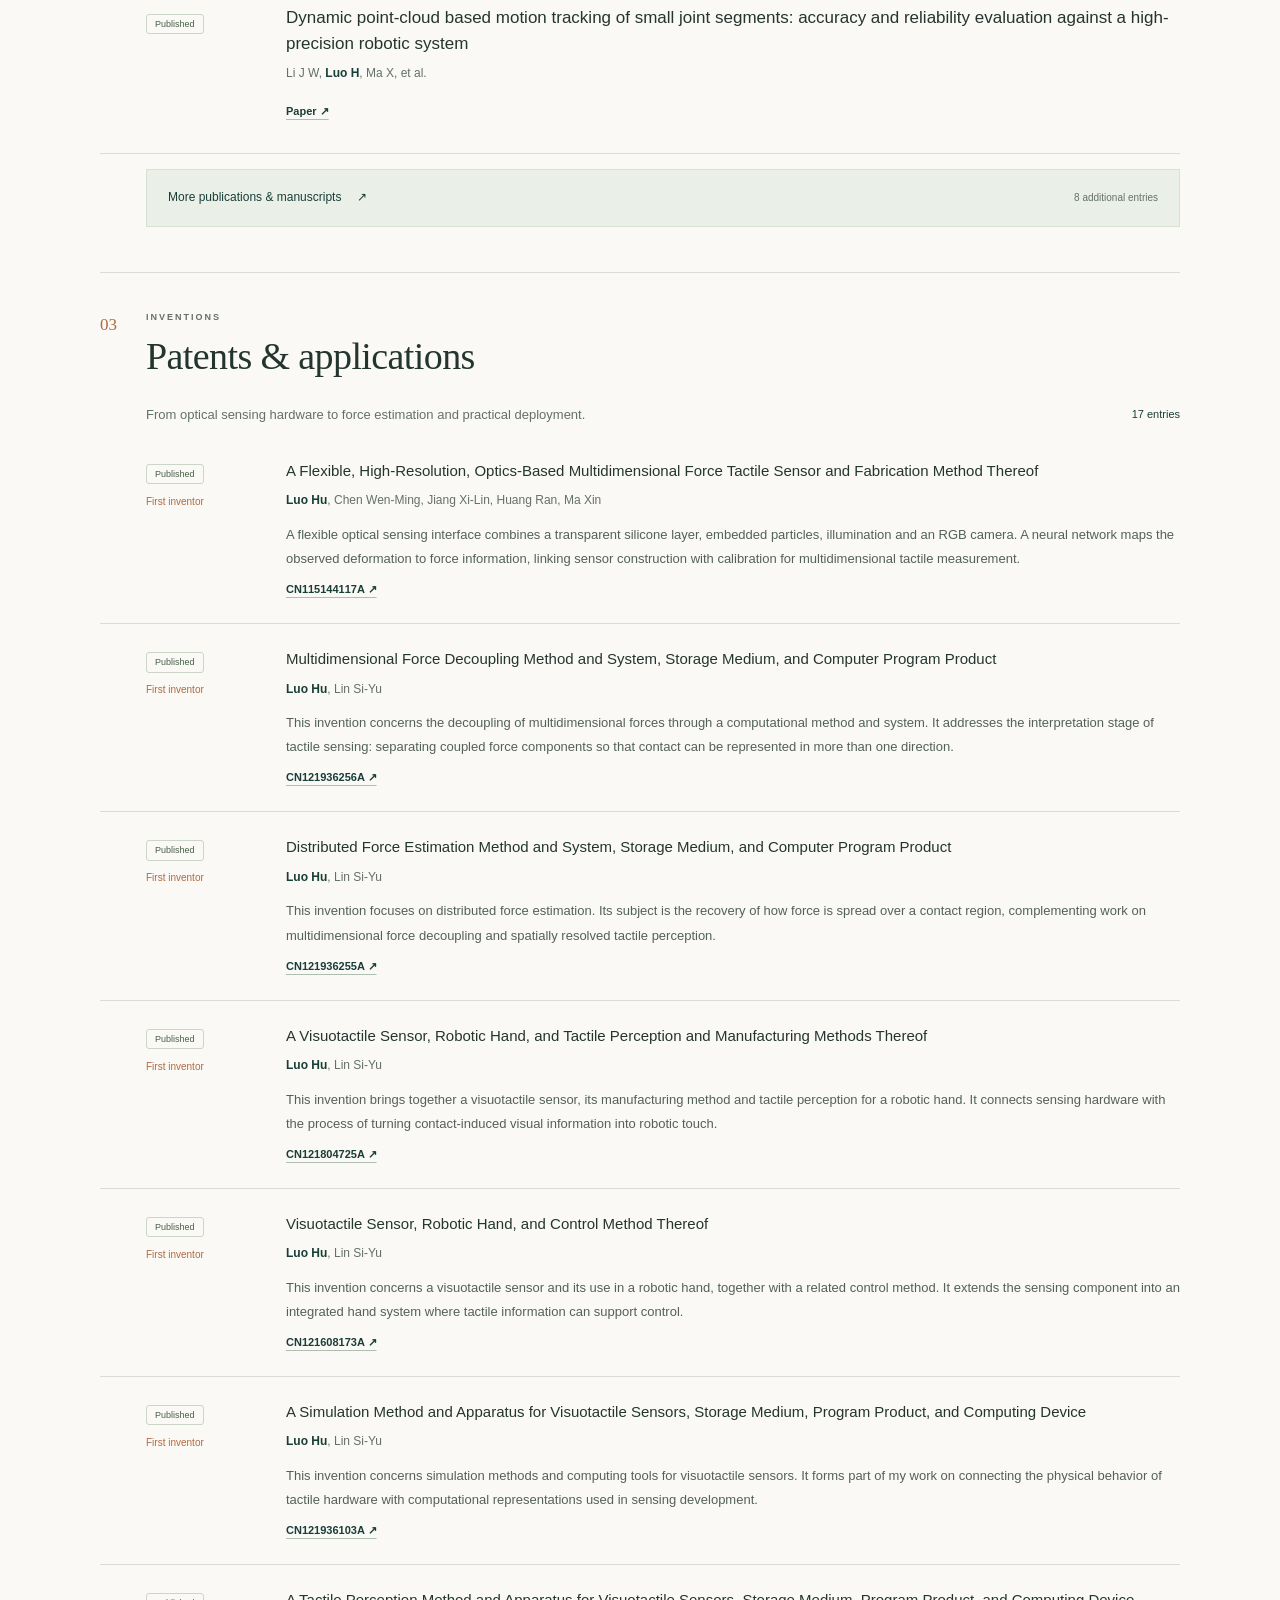
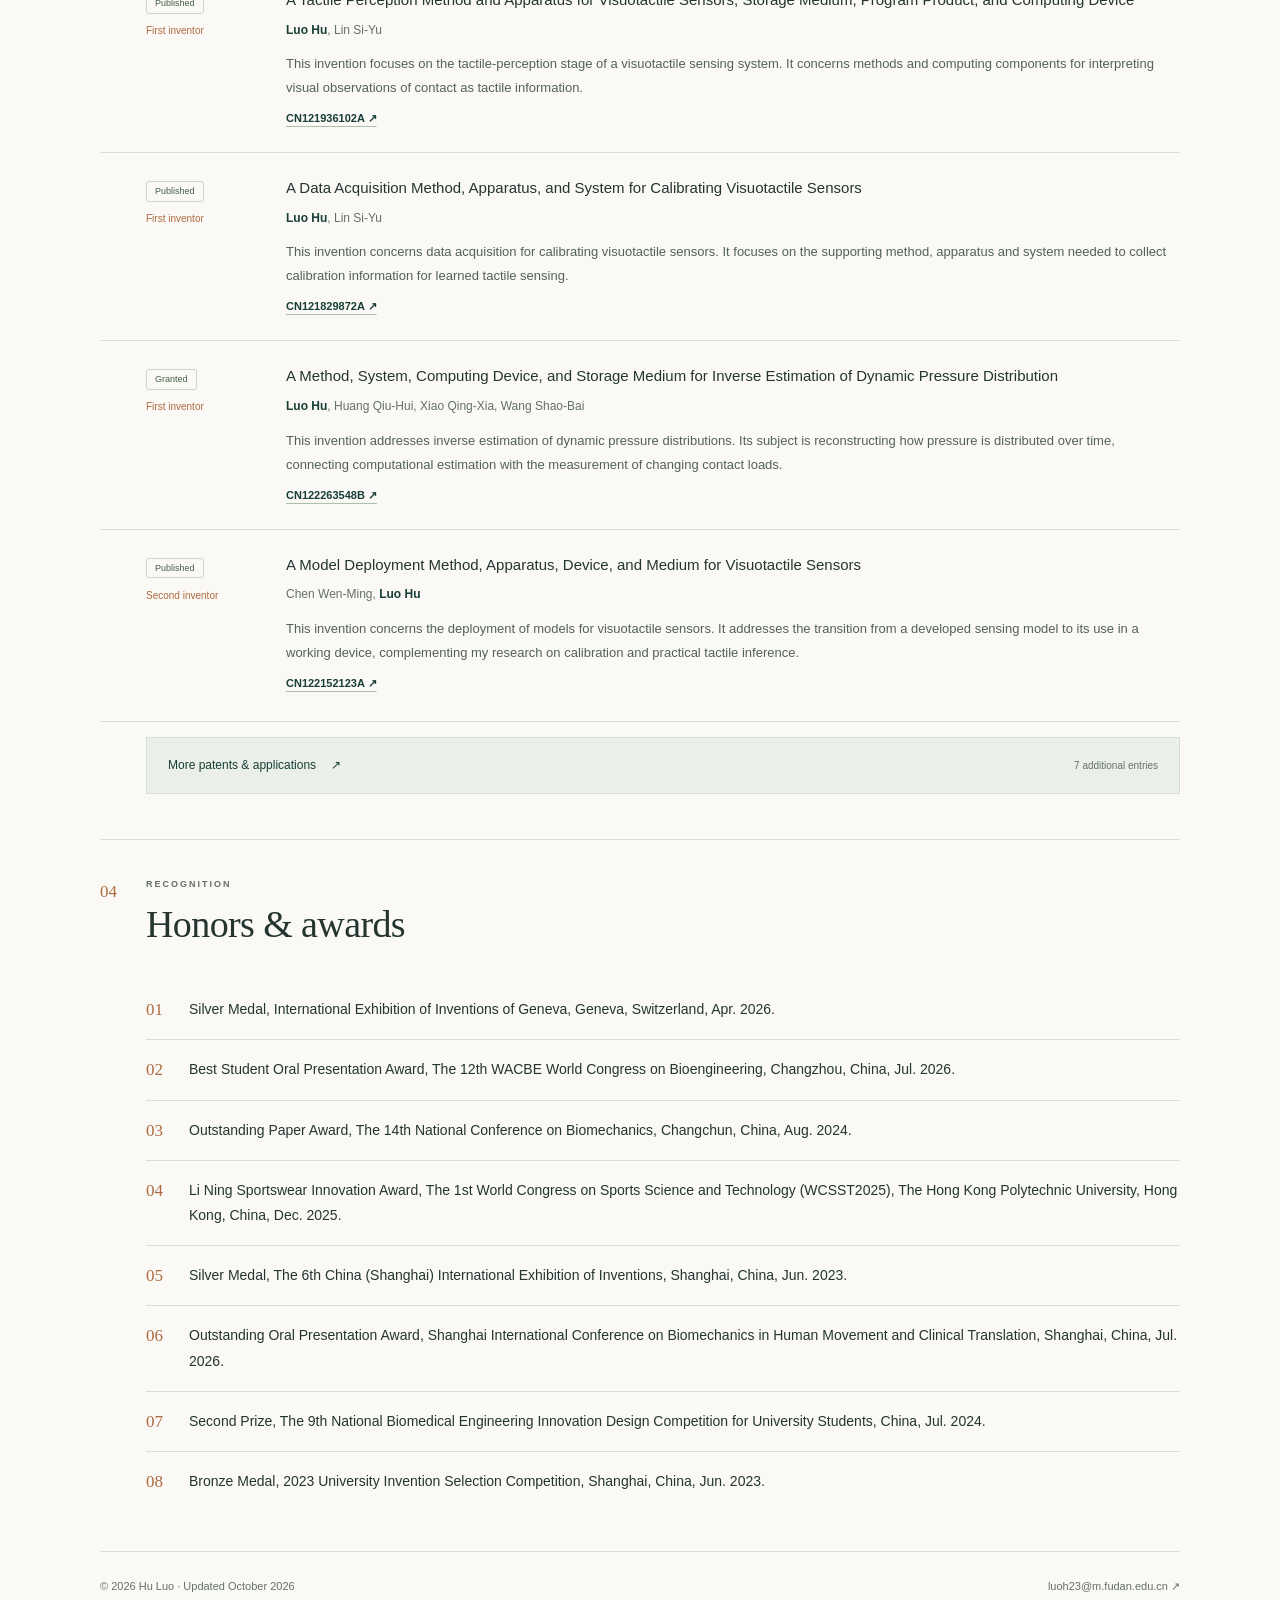
<file: site/publications.html>
<!doctype html><html lang="en"><head><meta charset="utf-8"><meta http-equiv="refresh" content="0;url=index.html#publications"><title>Hu Luo | Academic CV</title><link rel="canonical" href="https://huluo-hub.github.io/"></head><body><p><a href="index.html#publications">Continue to Hu Luo’s academic profile</a></p></body></html>
</file>
<file: site/assets/style.css>
@charset "UTF-8";
:root{--paper:#faf9f5;--ink:#243530;--green:#193e38;--muted:#64706a;--rule:#d9ddd5;--pale:#eaf0e8;--accent:#ae6a40;--serif:Georgia,'Times New Roman',serif;--sans:'Segoe UI','Microsoft YaHei',Arial,sans-serif}
*{box-sizing:border-box}html{scroll-padding-top:32px}body{margin:0;min-width:1200px;background:var(--paper);color:var(--ink);font:15px/1.8 var(--sans);-webkit-font-smoothing:antialiased}a{color:inherit;text-decoration:none}a:hover{color:var(--accent)}a:focus-visible{outline:3px solid var(--accent);outline-offset:6px}p{margin:0 0 1em}h1,h2,h3{margin:0;font-weight:400;line-height:1.25}h1,h2{font-family:var(--serif)}::selection{background:#dce5d6}.skip{position:absolute;top:-80px;left:20px;padding:8px 16px;background:var(--green);color:white}.skip:focus{top:10px}.page-top,main,footer{width:1080px;margin:0 auto}.page-top{padding:25px 0 20px;display:flex;justify-content:space-between;border-bottom:1px solid var(--rule);font-size:10px;letter-spacing:2px;color:var(--muted)}.page-top span:first-child{color:var(--green);font-weight:600}.eyebrow{font-size:10px;letter-spacing:2px;font-weight:600;color:var(--muted);margin:0 0 18px;line-height:1.7}.dot{display:inline-block;width:7px;height:7px;background:var(--accent);border-radius:50%;margin-right:7px}.hero{display:grid;grid-template-columns:1fr 190px;gap:75px;align-items:center;padding:49px 0 51px}.hero h1{font-size:68px;letter-spacing:-2px;line-height:1.05;margin-bottom:18px}.affiliation{font-size:17px;color:var(--green);margin-bottom:19px}.affiliation [lang=zh-CN]{margin-left:10px;font-size:15px;letter-spacing:1px}.hero-bio{font-size:15px;color:#53635a;line-height:1.9;max-width:745px;margin:0}.contact-links{display:flex;gap:27px;margin-top:21px;font-size:12px;color:var(--green)}.contact-links a{border-bottom:1px solid #c2cbbf}.portrait{margin:0}.portrait-frame{padding:10px;border:1px solid #c9d1c5;background:#eef0e8}.portrait img{width:100%;height:auto;display:block}
.cv-section{border-top:1px solid var(--rule);padding:37px 0 40px}.section-heading{display:flex;align-items:flex-start;gap:19px;margin-bottom:32px}.section-number{font:17px var(--serif);color:var(--accent);padding-top:5px;width:27px}.section-heading .eyebrow{font-size:9px;margin-bottom:8px}.section-heading h2{font-size:38px;letter-spacing:-.6px}.group-label{font-size:10px;letter-spacing:1.8px;font-weight:600;color:var(--green);padding:12px 0 12px 46px;background:var(--pale);margin:0}.group-label [lang=zh-CN]{font-weight:400;letter-spacing:1px;margin-left:15px;color:var(--muted)}.group-label.second{margin-top:24px}.institution-row{display:grid;grid-template-columns:155px 1fr;gap:31px;align-items:center;padding:29px 0;border-bottom:1px solid var(--rule)}.institution-row:last-child{border-bottom:0;padding-bottom:4px}.institution-logo{display:flex;align-items:center;justify-content:center;width:155px;min-height:114px}.institution-logo :is(img,svg){object-fit:contain;display:block}.institution-logo .seal{width:92px;height:96px}.institution-logo .word-logo{width:144px;height:70px}.institution-heading{display:flex;align-items:flex-start;justify-content:space-between;gap:22px;margin-bottom:11px}.institution-heading h3{font:27px/1.3 var(--serif);max-width:650px}.institution-heading h3>span{display:block;font:14px/1.6 var(--sans);color:var(--muted);letter-spacing:1px;margin-top:5px}.period{font-size:12px;color:var(--muted);white-space:nowrap;padding-top:5px}.role{font-size:15px;font-weight:600;color:var(--green);margin:0 0 3px}.department{font-size:12px;color:var(--muted);margin:0 0 10px}.institution-detail,.institution-intro{font-size:13px;line-height:1.85;color:#57645d;margin:0;max-width:855px}.institution-intro{margin:0 0 8px;color:#43554a}.research-grid{display:grid;grid-template-columns:repeat(3,1fr);padding-left:46px;gap:0}.research-grid article{padding:0 30px 0 0}.research-grid article+article{padding-left:30px;border-left:1px solid var(--rule)}.research-grid h3{font:25px/1.3 var(--serif);margin-bottom:15px}.research-grid p:last-child{font-size:13px;color:var(--muted);margin:0}.research-grid .eyebrow{font-size:9px;margin-bottom:14px}
.publication-list,.patent-list{list-style:none;margin:0;padding:0}.publication{display:grid;grid-template-columns:155px 1fr;gap:31px;padding:23px 0;border-bottom:1px solid var(--rule)}.publication:last-child{border-bottom:0}.publication-meta{display:flex;flex-direction:column;align-items:flex-start;padding-left:46px;gap:9px;font-size:12px;color:var(--muted)}.badge{display:inline-block;border:1px solid #cbd5c8;border-radius:3px;font:9px/1.6 var(--sans);padding:2px 8px;color:#476048;white-space:nowrap}.publication:not([data-status=Published]) .badge{border-color:#dfcbb7;color:#7d552e}.citation{font-size:14px;line-height:1.9;overflow-wrap:anywhere;margin:0}.paper-title{font-weight:600;color:var(--ink)}.author{font-weight:600;color:var(--green)}.text-link{font-size:11px;font-weight:600;color:var(--green);text-decoration:underline;text-decoration-color:#aebeb0;text-underline-offset:4px;display:inline-block;margin-top:9px}.patent{display:grid;grid-template-columns:155px 1fr;gap:31px;padding:22px 0;border-bottom:1px solid var(--rule)}.patent:last-child{border-bottom:0}.patent>div:first-child{padding-left:46px}.patent h3{font:500 15px/1.7 var(--sans);margin-bottom:7px}.patent p{font-size:12px;color:var(--muted);margin:0}.award-list{list-style:none;padding:0 0 0 46px;margin:0;counter-reset:awards}.award-list li{position:relative;padding:17px 0 17px 43px;font-size:14px;border-bottom:1px solid var(--rule)}.award-list li:last-child{border-bottom:0}.award-list li:before{counter-increment:awards;content:counter(awards,decimal-leading-zero);position:absolute;left:0;top:20px;font:17px var(--serif);color:var(--accent)}footer{display:flex;justify-content:space-between;gap:25px;border-top:1px solid var(--rule);padding:25px 0 32px;font-size:11px;color:var(--muted)}
@media(prefers-reduced-motion:reduce){html{scroll-behavior:auto}}

/* Patent roles and named commercialization / collaboration partners. */
.patent .patent-meta{display:flex;flex-direction:column;align-items:flex-start;gap:10px;padding-top:3px}
.patent .patent-meta .inventor-role{display:inline-block;margin:0;border:1px solid #dccab8;border-radius:3px;padding:3px 8px;font:10px/1.6 var(--sans);color:#80532f;white-space:nowrap}
.patent-content{min-width:0}
.patent-partners{display:flex;flex-wrap:wrap;gap:9px;margin:12px 0 14px}
.patent-partner{display:flex;align-items:center;flex-wrap:wrap;gap:12px;padding:9px 12px;border:1px solid #d8e2d8;border-radius:5px;background:#edf3eb;max-width:100%}
.patent-partner.collaboration{background:#edf2f5;border-color:#d9e3e9}
.relationship-label{font:600 10px/1.6 var(--sans);color:#315a42;white-space:nowrap}
.collaboration .relationship-label{color:#3e6278}
.patent-org{display:flex;align-items:center;gap:9px;border-left:1px solid #ccd8cd;padding-left:12px;min-width:0}
.collaboration .patent-org{border-color:#ccdbe4}
.patent-org-logo{display:flex;align-items:center;justify-content:center;width:65px;height:30px;flex-shrink:0}
.patent-org-logo img,.patent-org-logo svg{display:block;width:100%;height:100%;object-fit:contain}
.patent-org-name{font:600 11px/1.5 var(--sans);overflow-wrap:anywhere}
.patent-org-name [lang=zh-CN]{display:block;font-size:10px;font-weight:400;color:var(--muted)}
.patent-partner-note{flex-basis:100%;font:11px/1.7 var(--sans);color:var(--muted)}

/* Compact, two-column CV background. Longer descriptions remain available below. */
.background-section{padding:0 0 32px}.background-card{background:#fffefa;border:1px solid #e4e6dd;border-radius:10px;padding:23px 25px 0;box-shadow:0 2px 3px #193e3805}.background-columns{display:grid;grid-template-columns:minmax(0,1fr) minmax(0,1fr);gap:40px}.background-column h2{font:600 15px/1.5 var(--sans);color:var(--green);margin:0 0 15px}.background-column h2 span{font-size:10px;font-weight:400;color:var(--muted);margin-left:10px;letter-spacing:.3px}.background-entry{display:grid;grid-template-columns:30px minmax(0,1fr);gap:9px;margin-bottom:18px;align-items:start}.compact-logo{width:28px;height:28px;display:flex;align-items:center;justify-content:center;margin-top:1px}.compact-logo img,.compact-logo svg{width:100%;height:100%;object-fit:contain;display:block}.compact-logo.word-logo{width:30px;height:25px}.background-entry h3{font:500 15px/1.4 var(--sans);margin:0}.compact-chinese{display:block;font:11px/1.5 var(--sans);color:var(--muted);margin-top:2px}.compact-role-row{display:grid;grid-template-columns:minmax(0,1fr) auto;gap:10px;margin-top:3px;align-items:start}.compact-role-row p{font:12px/1.65 var(--sans);margin:0;color:#43554a}.compact-role-row .period{font-size:11px;font-style:italic;line-height:1.8;padding:0;color:#536159}.background-more{border-top:1px solid #e8ebe3;margin-top:0}.background-more>summary{display:flex;justify-content:space-between;align-items:center;list-style:none;cursor:pointer;font-size:11px;color:var(--muted);padding:10px 0}.background-more>summary::-webkit-details-marker{display:none}.background-more>summary:hover{color:var(--accent)}.background-hide{display:none}.background-more[open] .background-show{display:none}.background-more[open] .background-hide{display:inline}.background-plus{font-size:17px;line-height:1}.background-more[open] .background-plus{transform:rotate(45deg)}.background-more>.background-columns{padding:13px 0 6px}.background-detail{margin:0 0 18px 39px}.background-detail h4{font:600 12px/1.5 var(--sans);margin:0 0 5px;color:var(--green)}.background-detail p{font-size:12px;line-height:1.8;color:#57645d;margin:0 0 7px}.background-detail p.department{font-size:11px;color:var(--muted)}

/* Profile narrative and native click-to-reveal contact. */
.hero{align-items:start;gap:65px;padding-bottom:47px}.portrait{padding-top:52px}.hero-bio{font-size:14px;line-height:1.9}.hero-bio+.hero-bio{margin-top:14px}.contact-links{align-items:start;gap:25px}.wechat{position:relative}.wechat summary{cursor:pointer;list-style:none;border-bottom:1px solid #c2cbbf}.wechat summary::-webkit-details-marker{display:none}.wechat summary span{margin-left:6px}.wechat-card{position:absolute;top:34px;left:-12px;z-index:2;width:185px;background:#fffefb;border:1px solid var(--rule);padding:14px 17px;box-shadow:0 8px 25px #193e3812}.wechat-card span{display:block;color:var(--muted);font-size:10px;letter-spacing:1px}.wechat-card strong{font-size:16px;letter-spacing:1px;font-weight:500;user-select:all}summary:focus-visible{outline:3px solid var(--accent);outline-offset:5px}

/* Image-and-text research entries, preserving the existing desktop canvas. */
.section-intro{margin:-10px 0 10px 46px;font-size:13px;color:var(--muted)}.collection-total{float:right;font-size:11px;color:var(--green);padding-top:2px}.publication{padding:27px 0;grid-template-columns:155px 1fr;gap:31px}.publication.featured{grid-template-columns:258px 1fr;gap:32px;padding:31px 0;align-items:center}.paper-figure{margin:0}.paper-figure>a{display:block;border:1px solid #dce2d7;background:var(--pale)}.paper-figure svg,.paper-figure img{display:block;width:100%;height:auto}.paper-figure figcaption{font-size:9px;letter-spacing:.6px;color:#738172;margin-top:6px;text-align:center}.paper-venue{font-size:11px;line-height:1.7;color:var(--green);margin:0 0 7px}.paper-title{font:500 17px/1.5 var(--sans);margin:0 0 7px}.featured .paper-title{font-size:18px;line-height:1.5}.paper-title a:hover{text-decoration:underline;text-decoration-thickness:1px;text-underline-offset:3px}.paper-authors{font-size:12px;line-height:1.7;color:var(--muted);margin:0 0 10px}.paper-summary{font-size:13px;line-height:1.85;color:#536159;margin:10px 0 0}.expertise{font-size:10px;color:#8c5833;margin:11px 0 0;letter-spacing:.15px}.paper-actions{display:flex;gap:19px;min-height:0}.paper-actions:empty{display:none}.author-role{display:inline-block;font-size:9px;line-height:1.6;padding:1px 7px;margin-left:8px;color:#80532f;border:1px solid #dccab8;white-space:nowrap}.publication-meta{padding-top:4px}.publication:not([data-status=Published]) .paper-venue{color:#7a6048}.patent .inventor-role{display:block;font-size:10px;color:var(--accent);margin-top:8px}.patent .patent-summary{font-size:13px;color:#536159;line-height:1.85;margin:11px 0 0}.more-items{border-top:1px solid var(--rule);margin-top:4px}.more-items>summary{display:flex;justify-content:space-between;align-items:center;gap:20px;cursor:pointer;list-style:none;padding:17px 21px;margin:15px 0 5px 46px;background:var(--pale);font-size:12px;color:var(--green);border:1px solid #d8e0d3}.more-items>summary:hover{background:#e0e9dc}.more-items>summary::-webkit-details-marker{display:none}.more-count{font-size:10px;color:var(--muted)}.when-closed>span,.when-open>span{margin-left:12px}.more-items .when-open{display:none}.more-items[open] .when-closed{display:none}.more-items[open] .when-open{display:inline}.more-items[open]>summary{margin-bottom:8px}

/* Organization details occupy the left column; status accompanies the number. */
.patent .patent-meta{padding-left:0;min-width:0}
.patent-meta>.patent-partners{margin:0;padding-top:0;width:100%;flex-direction:column;gap:8px}
.patent-meta .patent-partner{width:100%;flex-direction:column;align-items:flex-start;gap:8px;padding:10px 11px}
.patent-meta .patent-org{width:100%;flex-direction:column;align-items:flex-start;gap:5px;border-left:0;border-top:1px solid #ccd8cd;padding:8px 0 0}
.patent-meta .collaboration .patent-org{border-top-color:#ccdbe4}
.patent-meta .patent-org-logo{width:80px;height:34px;justify-content:flex-start}
.patent-meta .patent-org-logo img,.patent-meta .patent-org-logo svg{object-position:left center}
.patent-meta .patent-org-name{font-size:10px;line-height:1.55}
.patent-meta .patent-org-name [lang=zh-CN]{font-size:10px;line-height:1.6;margin-top:3px}
.patent-meta .patent-partner-note{flex-basis:auto;font-size:10px;overflow-wrap:anywhere}
.patent-reference{display:flex;align-items:center;flex-wrap:wrap;gap:10px;margin-top:12px}
.patent-reference .text-link{margin-top:0}
.patent-number{font:11px/1.6 var(--sans);color:var(--green)}
</file>
